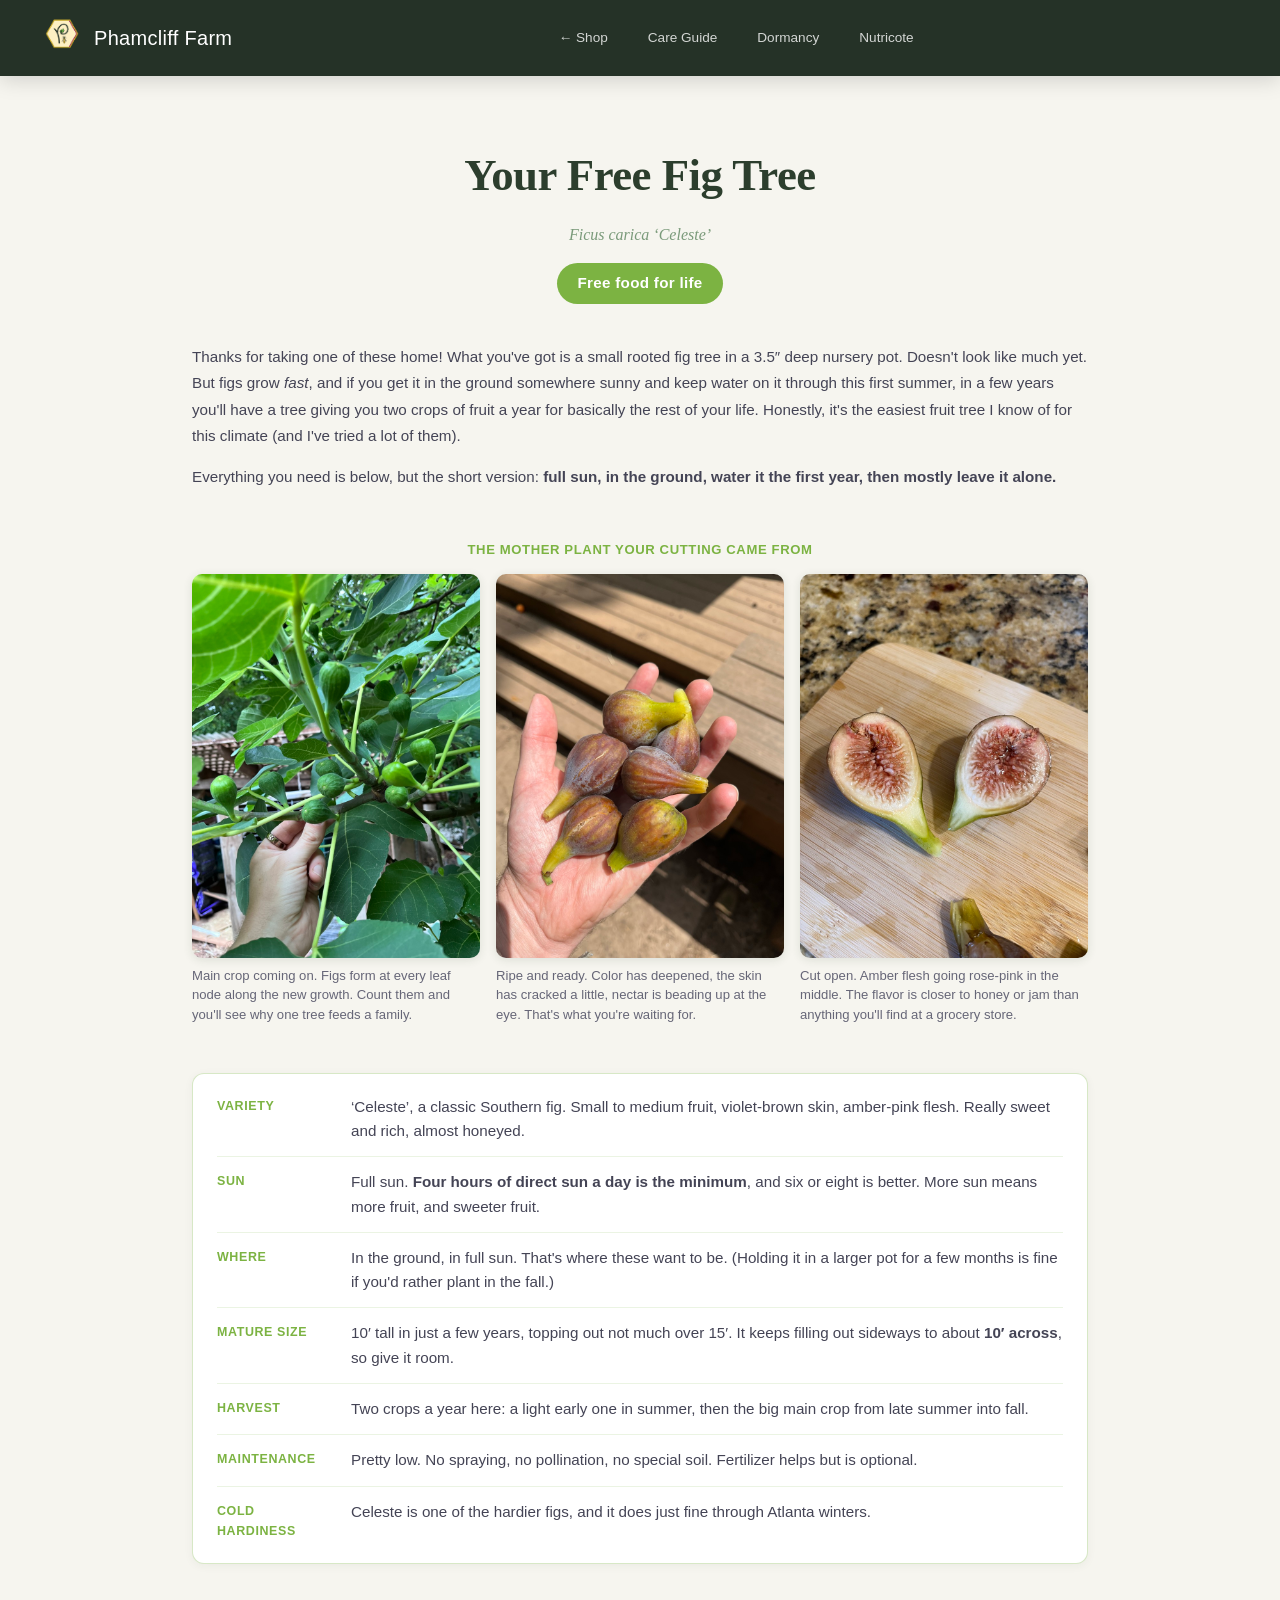
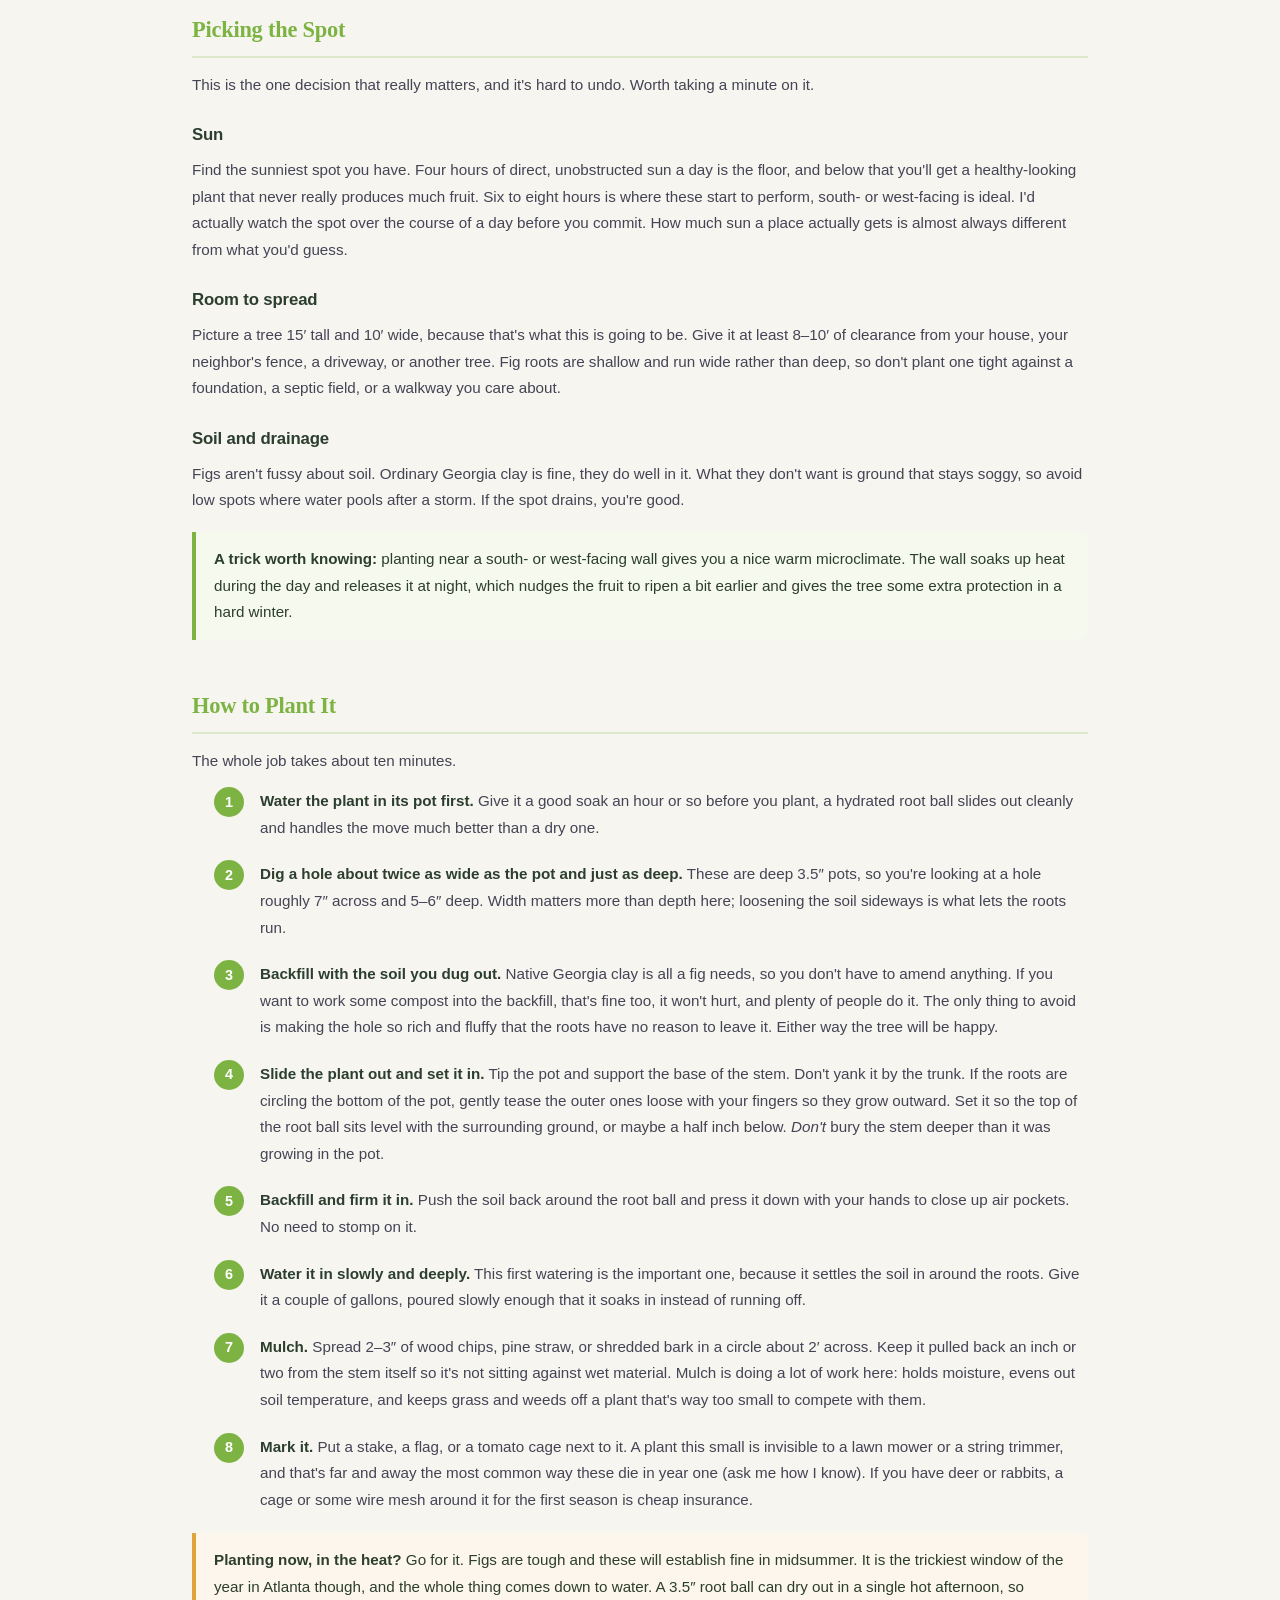
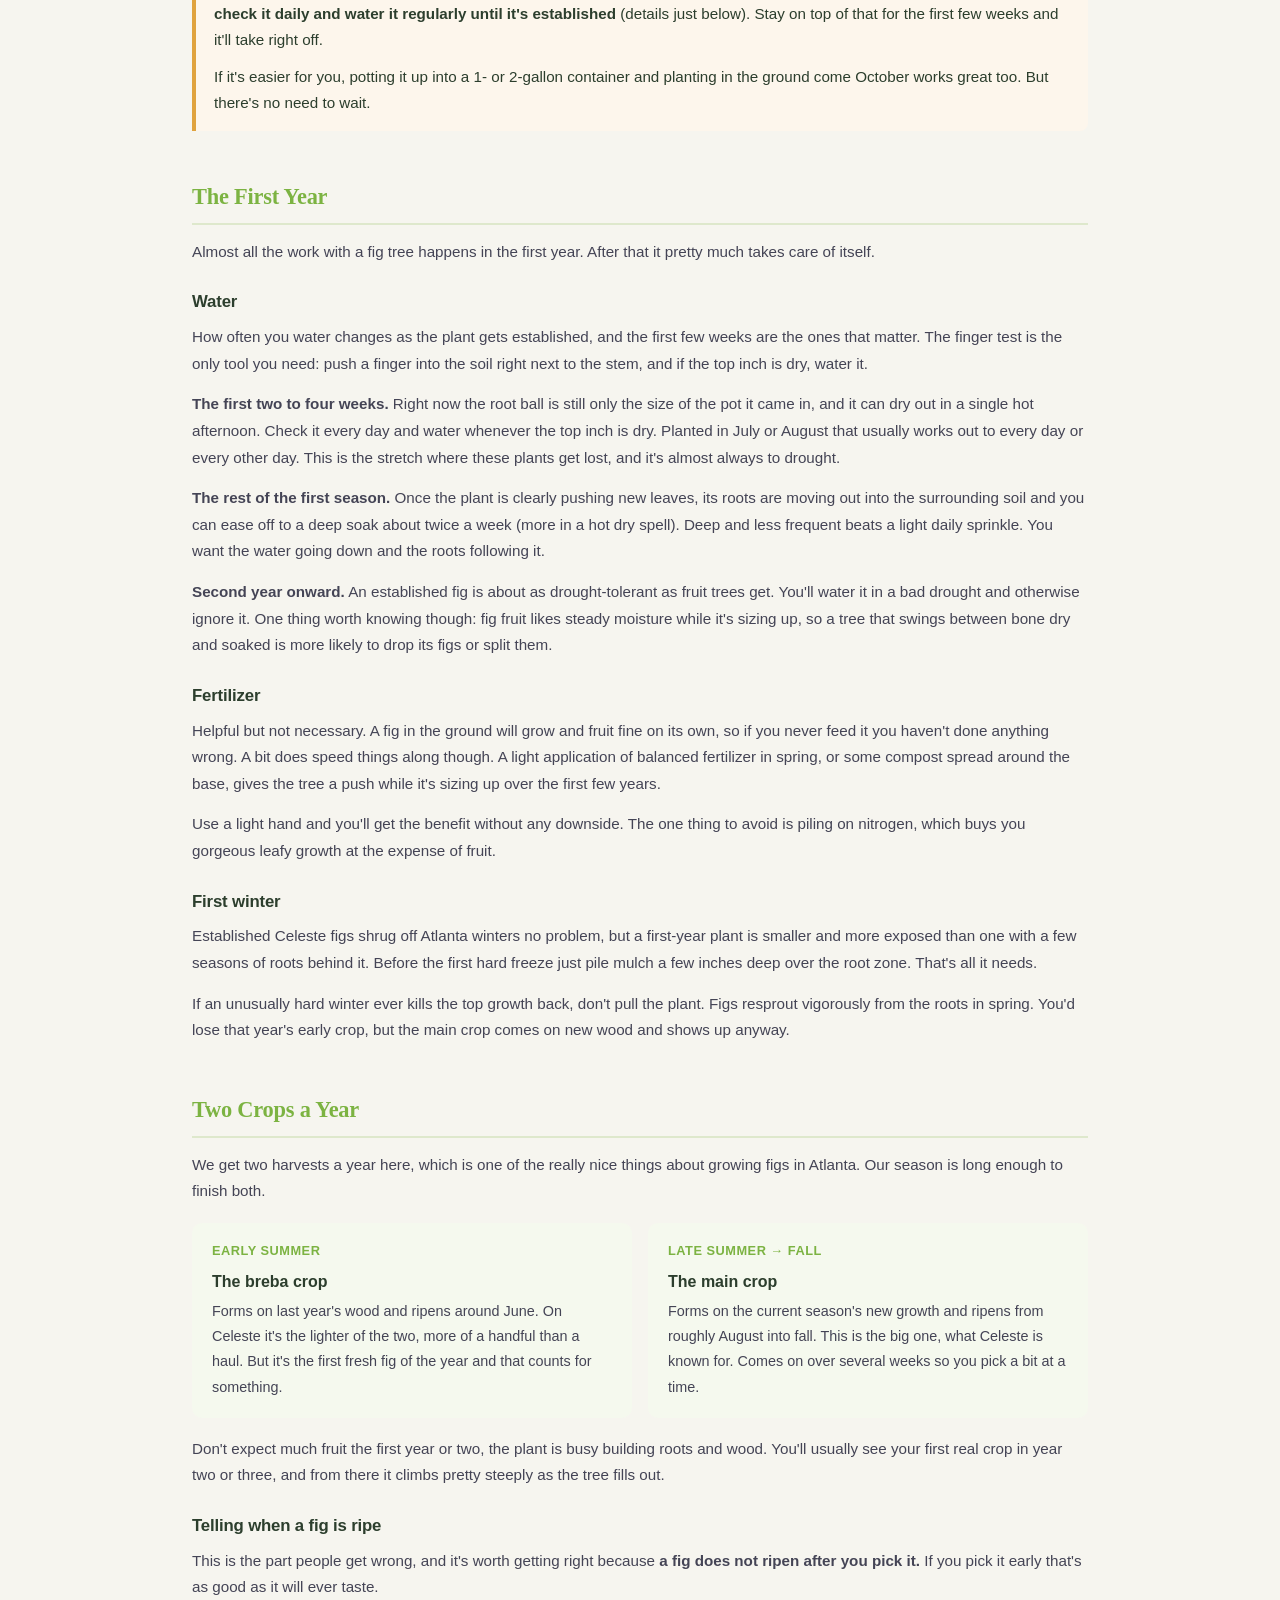
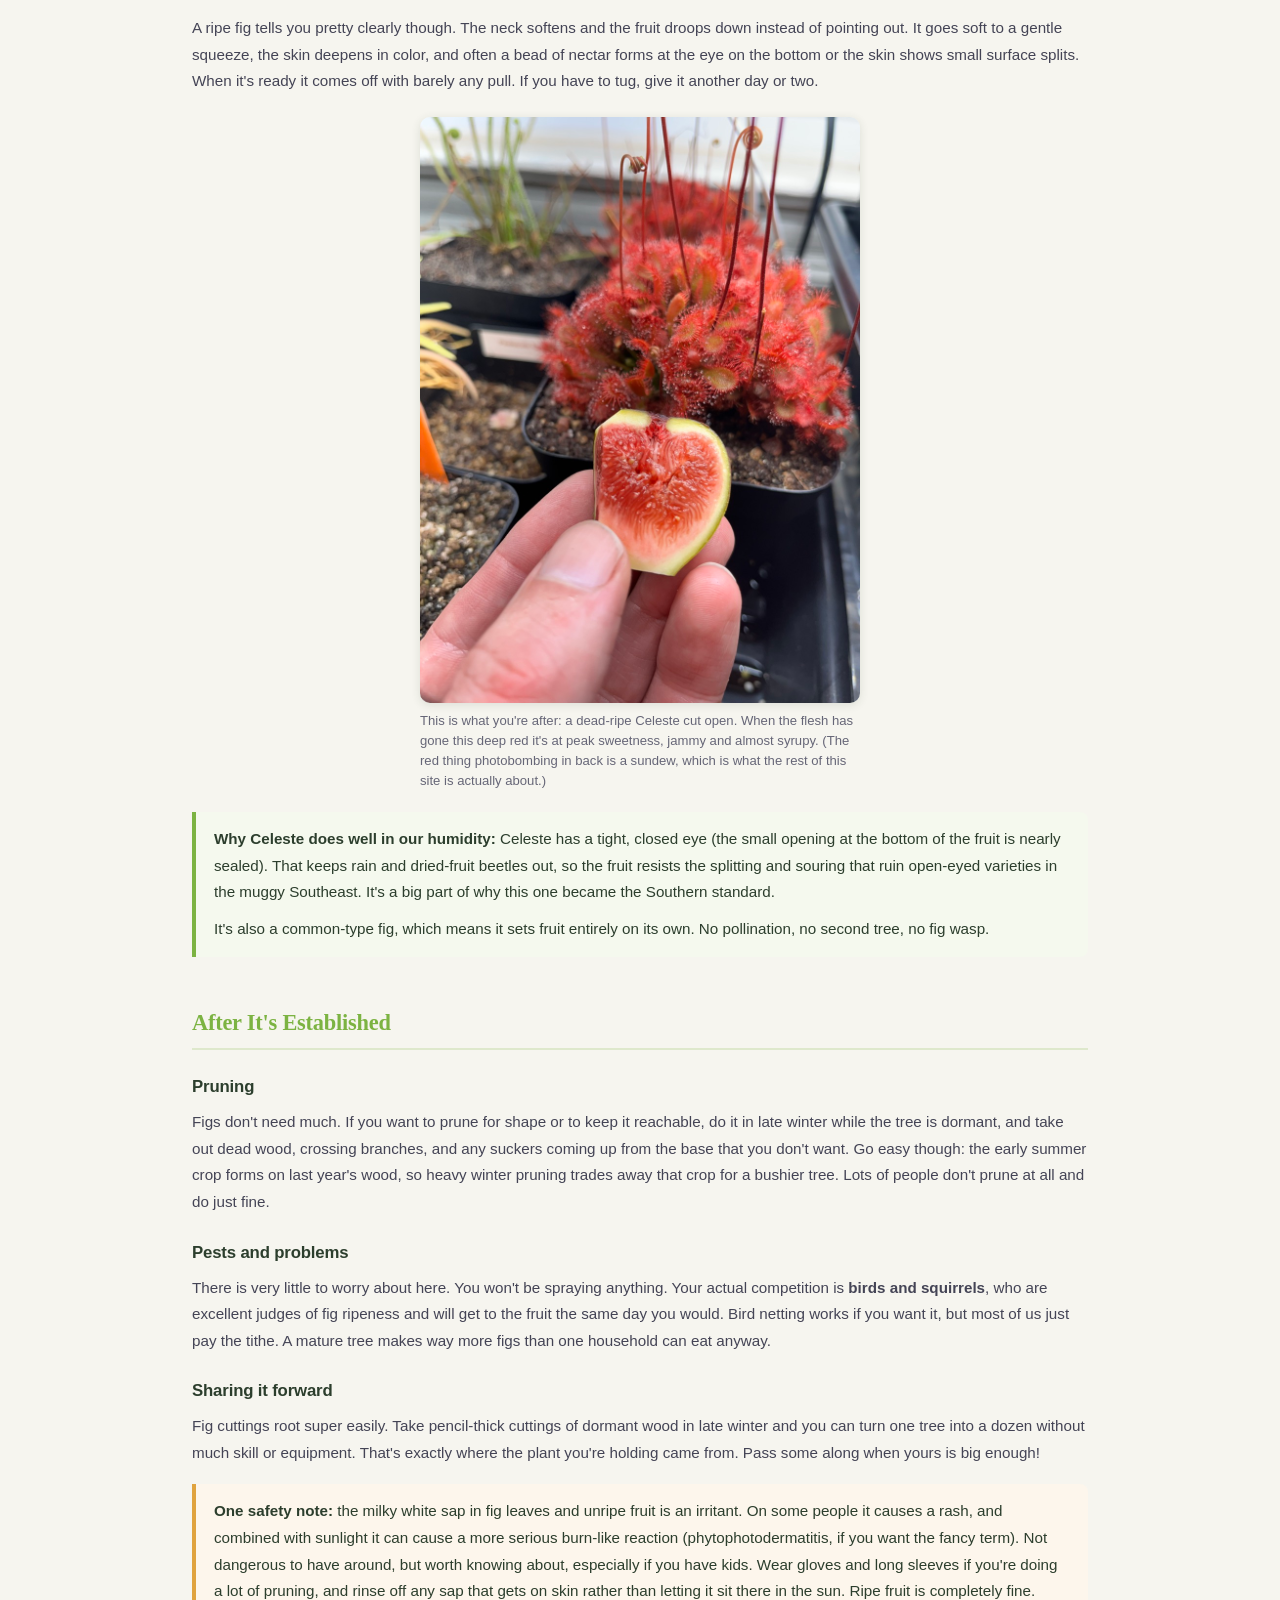
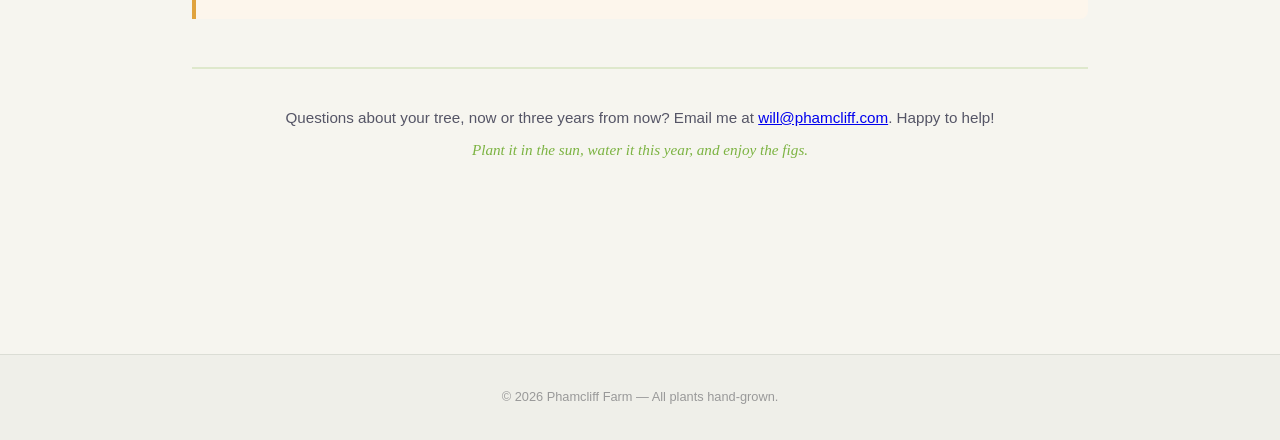
<file: fig/index.html>
<!DOCTYPE html>
<html lang="en">
<head>
  <meta charset="UTF-8" />
  <meta name="viewport" content="width=device-width, initial-scale=1.0" />
  <title>Your Free Fig Tree — Phamcliff Farm</title>
  <meta name="description" content="Care and planting instructions for the 'Celeste' fig trees we're giving away to neighbors in Atlanta." />
  <link rel="stylesheet" href="../style.css" />
  <style>
    .fig-hero {
      text-align: center;
      padding: 64px 24px 40px;
    }
    .fig-hero h1 {
      font-size: 2.8rem;
      color: #2c3e2d;
      margin-bottom: 10px;
      letter-spacing: -0.5px;
    }
    .fig-hero .fig-subtitle {
      font-size: 1rem;
      color: #7a9a7a;
      font-style: italic;
      font-family: Georgia, serif;
      margin-bottom: 16px;
    }
    .fig-hero .fig-tagline {
      display: inline-block;
      background: #7cb342;
      color: #fff;
      font-size: 0.95rem;
      font-weight: 600;
      letter-spacing: 0.3px;
      padding: 8px 20px;
      border-radius: 999px;
      font-family: -apple-system, BlinkMacSystemFont, "Segoe UI", sans-serif;
    }
    .fig-content {
      max-width: 960px;
      margin: 0 auto;
      padding: 0 32px 80px;
    }
    .fig-section {
      margin-bottom: 48px;
    }
    .fig-section h2 {
      font-size: 1.4rem;
      color: #7cb342;
      margin-bottom: 14px;
      padding-bottom: 8px;
      border-bottom: 2px solid rgba(124, 179, 66, 0.2);
    }
    .fig-section h3 {
      font-size: 1.05rem;
      color: #2c3e2d;
      margin: 24px 0 8px;
      font-family: -apple-system, BlinkMacSystemFont, "Segoe UI", sans-serif;
    }
    .fig-section p,
    .fig-section li {
      font-size: 0.95rem;
      color: #445;
      line-height: 1.75;
      font-family: -apple-system, BlinkMacSystemFont, "Segoe UI", sans-serif;
    }
    .fig-section p {
      margin-bottom: 14px;
    }
    .fig-section p:last-child {
      margin-bottom: 0;
    }
    .fig-section ul,
    .fig-section ol {
      margin: 0 0 14px 0;
      padding-left: 22px;
    }
    .fig-section li {
      margin-bottom: 10px;
    }
    .fig-callout {
      background: #f5f9ee;
      border-left: 4px solid #7cb342;
      border-radius: 0 8px 8px 0;
      padding: 14px 18px;
      margin: 18px 0;
    }
    .fig-callout p {
      margin-bottom: 0;
      color: #2c3e2d;
    }
    .fig-callout p + p {
      margin-top: 10px;
    }
    .fig-callout-warn {
      background: #fdf6ec;
      border-left-color: #e0a33e;
    }

    /* ── At-a-glance card ── */
    .fig-glance {
      background: #fff;
      border: 1px solid rgba(124, 179, 66, 0.3);
      border-radius: 12px;
      padding: 8px 24px;
      margin-bottom: 48px;
      box-shadow: 0 2px 10px rgba(44, 62, 45, 0.05);
    }
    .fig-glance-row {
      display: flex;
      gap: 16px;
      padding: 13px 0;
      border-bottom: 1px solid rgba(124, 179, 66, 0.15);
    }
    .fig-glance-row:last-child {
      border-bottom: none;
    }
    .fig-glance-label {
      flex: 0 0 118px;
      font-size: 0.78rem;
      font-weight: 700;
      text-transform: uppercase;
      letter-spacing: 0.6px;
      color: #7cb342;
      font-family: -apple-system, BlinkMacSystemFont, "Segoe UI", sans-serif;
      padding-top: 2px;
    }
    .fig-glance-value {
      flex: 1;
      font-size: 0.95rem;
      color: #445;
      line-height: 1.6;
      font-family: -apple-system, BlinkMacSystemFont, "Segoe UI", sans-serif;
    }

    /* ── Mother-plant gallery ── */
    .fig-gallery {
      display: grid;
      grid-template-columns: repeat(3, 1fr);
      gap: 16px;
      margin: 0 0 48px;
    }
    .fig-gallery figure {
      margin: 0;
    }
    .fig-gallery img {
      width: 100%;
      aspect-ratio: 3 / 4;
      object-fit: cover;
      border-radius: 10px;
      display: block;
      box-shadow: 0 2px 10px rgba(44, 62, 45, 0.12);
    }
    .fig-gallery figcaption {
      font-size: 0.82rem;
      color: #667;
      line-height: 1.5;
      padding-top: 8px;
      font-family: -apple-system, BlinkMacSystemFont, "Segoe UI", sans-serif;
    }
    .fig-gallery-intro {
      font-size: 0.82rem;
      font-weight: 700;
      text-transform: uppercase;
      letter-spacing: 0.6px;
      color: #7cb342;
      text-align: center;
      margin-bottom: 14px;
      font-family: -apple-system, BlinkMacSystemFont, "Segoe UI", sans-serif;
    }

    /* ── Single inline photo ── */
    .fig-photo {
      margin: 22px 0;
    }
    .fig-photo img {
      width: 100%;
      max-width: 440px;
      height: auto;
      border-radius: 10px;
      display: block;
      margin: 0 auto;
      box-shadow: 0 2px 10px rgba(44, 62, 45, 0.12);
    }
    .fig-photo figcaption {
      font-size: 0.82rem;
      color: #667;
      line-height: 1.5;
      padding-top: 8px;
      max-width: 440px;
      margin: 0 auto;
      font-family: -apple-system, BlinkMacSystemFont, "Segoe UI", sans-serif;
    }

    /* ── Planting steps ── */
    .fig-steps {
      list-style: none;
      counter-reset: figstep;
      padding-left: 0;
      margin: 0;
    }
    .fig-steps li {
      counter-increment: figstep;
      position: relative;
      padding-left: 46px;
      margin-bottom: 20px;
    }
    .fig-steps li::before {
      content: counter(figstep);
      position: absolute;
      left: 0;
      top: -1px;
      width: 30px;
      height: 30px;
      border-radius: 50%;
      background: #7cb342;
      color: #fff;
      font-size: 0.9rem;
      font-weight: 700;
      display: flex;
      align-items: center;
      justify-content: center;
      font-family: -apple-system, BlinkMacSystemFont, "Segoe UI", sans-serif;
    }
    .fig-steps li strong {
      color: #2c3e2d;
    }

    /* ── Harvest timeline ── */
    .fig-crops {
      display: grid;
      grid-template-columns: 1fr 1fr;
      gap: 16px;
      margin: 18px 0;
    }
    .fig-crop {
      background: #f5f9ee;
      border-radius: 10px;
      padding: 18px 20px;
    }
    .fig-crop h4 {
      font-size: 1rem;
      color: #2c3e2d;
      margin-bottom: 4px;
      font-family: -apple-system, BlinkMacSystemFont, "Segoe UI", sans-serif;
    }
    .fig-crop .fig-crop-when {
      font-size: 0.8rem;
      font-weight: 700;
      text-transform: uppercase;
      letter-spacing: 0.5px;
      color: #7cb342;
      margin-bottom: 8px;
      font-family: -apple-system, BlinkMacSystemFont, "Segoe UI", sans-serif;
    }
    .fig-crop p {
      font-size: 0.9rem;
      margin-bottom: 0;
    }

    .fig-footer-note {
      text-align: center;
      padding: 36px 24px 0;
      border-top: 2px solid rgba(124, 179, 66, 0.2);
      margin-bottom: 48px;
    }
    .fig-footer-note p {
      font-size: 0.95rem;
      color: #556;
      font-family: -apple-system, BlinkMacSystemFont, "Segoe UI", sans-serif;
      line-height: 1.7;
      margin-bottom: 6px;
    }
    .fig-footer-note .tagline {
      font-style: italic;
      color: #7cb342;
      font-family: Georgia, serif;
    }

    @media (max-width: 768px) {
      .fig-hero { padding: 44px 20px 32px; }
      .fig-hero h1 { font-size: 2rem; }
      .fig-content { padding: 0 16px 60px; }
      .fig-glance { padding: 6px 18px; }
      .fig-glance-row { flex-direction: column; gap: 2px; }
      .fig-glance-label { flex: none; }
      .fig-crops { grid-template-columns: 1fr; }
      .fig-gallery { grid-template-columns: 1fr; gap: 22px; }
      .fig-gallery img { aspect-ratio: 4 / 3; }
    }
  </style>
</head>
<body>

  <!-- ── Sticky header ── -->
  <header class="site-header">
    <a class="logo" href="../index.html" style="text-decoration:none; color:#fff; display:flex; align-items:center; gap:10px;"><img src="../images/phamcliff-logo.png" alt="Phamcliff Farm logo" style="height:44px; width:44px; object-fit:cover; border-radius:6px;"> Phamcliff Farm</a>
    <nav class="site-nav" id="site-nav">
      <a class="nav-link" href="../index.html">← Shop</a>
      <a class="nav-link" href="../care.html">Care Guide</a>
      <a class="nav-link" href="../dormancy.html">Dormancy</a>
      <a class="nav-link" href="../nutricote.html">Nutricote</a>
    </nav>
    <div class="header-actions">
      <button class="hamburger-btn" id="hamburger-btn" aria-label="Menu">&#9776;</button>
    </div>
  </header>

  <div class="fig-hero">
    <h1>Your Free Fig Tree</h1>
    <p class="fig-subtitle">Ficus carica &lsquo;Celeste&rsquo;</p>
    <p class="fig-tagline">Free food for life</p>
  </div>

  <div class="fig-content">

    <div class="fig-section">
      <p>Thanks for taking one of these home! What you've got is a small rooted fig tree in a 3.5&Prime; deep nursery pot. Doesn't look like much yet. But figs grow <em>fast</em>, and if you get it in the ground somewhere sunny and keep water on it through this first summer, in a few years you'll have a tree giving you two crops of fruit a year for basically the rest of your life. Honestly, it's the easiest fruit tree I know of for this climate (and I've tried a lot of them).</p>
      <p>Everything you need is below, but the short version: <strong>full sun, in the ground, water it the first year, then mostly leave it alone.</strong></p>
    </div>

    <!-- ── Mother plant photos ── -->
    <p class="fig-gallery-intro">The mother plant your cutting came from</p>
    <div class="fig-gallery">
      <figure>
        <img src="../images/fig-mother-3.jpg" alt="A fig branch held in one hand, densely covered with green developing figs at every leaf node." loading="lazy" />
        <figcaption>Main crop coming on. Figs form at every leaf node along the new growth. Count them and you'll see why one tree feeds a family.</figcaption>
      </figure>
      <figure>
        <img src="../images/fig-mother-1.jpg" alt="A handful of ripe Celeste figs with violet-brown skin and pale green necks, some showing surface splits and beads of nectar." loading="lazy" />
        <figcaption>Ripe and ready. Color has deepened, the skin has cracked a little, nectar is beading up at the eye. That's what you're waiting for.</figcaption>
      </figure>
      <figure>
        <img src="../images/fig-mother-2.jpg" alt="A ripe Celeste fig sliced in half on a cutting board, showing pale amber flesh and a dense rose-pink interior." loading="lazy" />
        <figcaption>Cut open. Amber flesh going rose-pink in the middle. The flavor is closer to honey or jam than anything you'll find at a grocery store.</figcaption>
      </figure>
    </div>

    <!-- ── At a glance ── -->
    <div class="fig-glance">
      <div class="fig-glance-row">
        <div class="fig-glance-label">Variety</div>
        <div class="fig-glance-value">&lsquo;Celeste&rsquo;, a classic Southern fig. Small to medium fruit, violet-brown skin, amber-pink flesh. Really sweet and rich, almost honeyed.</div>
      </div>
      <div class="fig-glance-row">
        <div class="fig-glance-label">Sun</div>
        <div class="fig-glance-value">Full sun. <strong>Four hours of direct sun a day is the minimum</strong>, and six or eight is better. More sun means more fruit, and sweeter fruit.</div>
      </div>
      <div class="fig-glance-row">
        <div class="fig-glance-label">Where</div>
        <div class="fig-glance-value">In the ground, in full sun. That's where these want to be. (Holding it in a larger pot for a few months is fine if you'd rather plant in the fall.)</div>
      </div>
      <div class="fig-glance-row">
        <div class="fig-glance-label">Mature size</div>
        <div class="fig-glance-value">10&prime; tall in just a few years, topping out not much over 15&prime;. It keeps filling out sideways to about <strong>10&prime; across</strong>, so give it room.</div>
      </div>
      <div class="fig-glance-row">
        <div class="fig-glance-label">Harvest</div>
        <div class="fig-glance-value">Two crops a year here: a light early one in summer, then the big main crop from late summer into fall.</div>
      </div>
      <div class="fig-glance-row">
        <div class="fig-glance-label">Maintenance</div>
        <div class="fig-glance-value">Pretty low. No spraying, no pollination, no special soil. Fertilizer helps but is optional.</div>
      </div>
      <div class="fig-glance-row">
        <div class="fig-glance-label">Cold hardiness</div>
        <div class="fig-glance-value">Celeste is one of the hardier figs, and it does just fine through Atlanta winters.</div>
      </div>
    </div>

    <!-- ── Where to plant ── -->
    <div class="fig-section">
      <h2>Picking the Spot</h2>
      <p>This is the one decision that really matters, and it's hard to undo. Worth taking a minute on it.</p>

      <h3>Sun</h3>
      <p>Find the sunniest spot you have. Four hours of direct, unobstructed sun a day is the floor, and below that you'll get a healthy-looking plant that never really produces much fruit. Six to eight hours is where these start to perform, south- or west-facing is ideal. I'd actually watch the spot over the course of a day before you commit. How much sun a place actually gets is almost always different from what you'd guess.</p>

      <h3>Room to spread</h3>
      <p>Picture a tree 15&prime; tall and 10&prime; wide, because that's what this is going to be. Give it at least 8&ndash;10&prime; of clearance from your house, your neighbor's fence, a driveway, or another tree. Fig roots are shallow and run wide rather than deep, so don't plant one tight against a foundation, a septic field, or a walkway you care about.</p>

      <h3>Soil and drainage</h3>
      <p>Figs aren't fussy about soil. Ordinary Georgia clay is fine, they do well in it. What they don't want is ground that stays soggy, so avoid low spots where water pools after a storm. If the spot drains, you're good.</p>

      <div class="fig-callout">
        <p><strong>A trick worth knowing:</strong> planting near a south- or west-facing wall gives you a nice warm microclimate. The wall soaks up heat during the day and releases it at night, which nudges the fruit to ripen a bit earlier and gives the tree some extra protection in a hard winter.</p>
      </div>
    </div>

    <!-- ── How to plant ── -->
    <div class="fig-section">
      <h2>How to Plant It</h2>
      <p>The whole job takes about ten minutes.</p>

      <ol class="fig-steps">
        <li><strong>Water the plant in its pot first.</strong> Give it a good soak an hour or so before you plant, a hydrated root ball slides out cleanly and handles the move much better than a dry one.</li>

        <li><strong>Dig a hole about twice as wide as the pot and just as deep.</strong> These are deep 3.5&Prime; pots, so you're looking at a hole roughly 7&Prime; across and 5&ndash;6&Prime; deep. Width matters more than depth here; loosening the soil sideways is what lets the roots run.</li>

        <li><strong>Backfill with the soil you dug out.</strong> Native Georgia clay is all a fig needs, so you don't have to amend anything. If you want to work some compost into the backfill, that's fine too, it won't hurt, and plenty of people do it. The only thing to avoid is making the hole so rich and fluffy that the roots have no reason to leave it. Either way the tree will be happy.</li>

        <li><strong>Slide the plant out and set it in.</strong> Tip the pot and support the base of the stem. Don't yank it by the trunk. If the roots are circling the bottom of the pot, gently tease the outer ones loose with your fingers so they grow outward. Set it so the top of the root ball sits level with the surrounding ground, or maybe a half inch below. <em>Don't</em> bury the stem deeper than it was growing in the pot.</li>

        <li><strong>Backfill and firm it in.</strong> Push the soil back around the root ball and press it down with your hands to close up air pockets. No need to stomp on it.</li>

        <li><strong>Water it in slowly and deeply.</strong> This first watering is the important one, because it settles the soil in around the roots. Give it a couple of gallons, poured slowly enough that it soaks in instead of running off.</li>

        <li><strong>Mulch.</strong> Spread 2&ndash;3&Prime; of wood chips, pine straw, or shredded bark in a circle about 2&prime; across. Keep it pulled back an inch or two from the stem itself so it's not sitting against wet material. Mulch is doing a lot of work here: holds moisture, evens out soil temperature, and keeps grass and weeds off a plant that's way too small to compete with them.</li>

        <li><strong>Mark it.</strong> Put a stake, a flag, or a tomato cage next to it. A plant this small is invisible to a lawn mower or a string trimmer, and that's far and away the most common way these die in year one (ask me how I know). If you have deer or rabbits, a cage or some wire mesh around it for the first season is cheap insurance.</li>
      </ol>

      <div class="fig-callout fig-callout-warn">
        <p><strong>Planting now, in the heat?</strong> Go for it. Figs are tough and these will establish fine in midsummer. It is the trickiest window of the year in Atlanta though, and the whole thing comes down to water. A 3.5&Prime; root ball can dry out in a single hot afternoon, so <strong>check it daily and water it regularly until it's established</strong> (details just below). Stay on top of that for the first few weeks and it'll take right off.</p>
        <p>If it's easier for you, potting it up into a 1- or 2-gallon container and planting in the ground come October works great too. But there's no need to wait.</p>
      </div>
    </div>

    <!-- ── First year ── -->
    <div class="fig-section">
      <h2>The First Year</h2>
      <p>Almost all the work with a fig tree happens in the first year. After that it pretty much takes care of itself.</p>

      <h3>Water</h3>
      <p>How often you water changes as the plant gets established, and the first few weeks are the ones that matter. The finger test is the only tool you need: push a finger into the soil right next to the stem, and if the top inch is dry, water it.</p>
      <p><strong>The first two to four weeks.</strong> Right now the root ball is still only the size of the pot it came in, and it can dry out in a single hot afternoon. Check it every day and water whenever the top inch is dry. Planted in July or August that usually works out to every day or every other day. This is the stretch where these plants get lost, and it's almost always to drought.</p>
      <p><strong>The rest of the first season.</strong> Once the plant is clearly pushing new leaves, its roots are moving out into the surrounding soil and you can ease off to a deep soak about twice a week (more in a hot dry spell). Deep and less frequent beats a light daily sprinkle. You want the water going down and the roots following it.</p>
      <p><strong>Second year onward.</strong> An established fig is about as drought-tolerant as fruit trees get. You'll water it in a bad drought and otherwise ignore it. One thing worth knowing though: fig fruit likes steady moisture while it's sizing up, so a tree that swings between bone dry and soaked is more likely to drop its figs or split them.</p>

      <h3>Fertilizer</h3>
      <p>Helpful but not necessary. A fig in the ground will grow and fruit fine on its own, so if you never feed it you haven't done anything wrong. A bit does speed things along though. A light application of balanced fertilizer in spring, or some compost spread around the base, gives the tree a push while it's sizing up over the first few years.</p>
      <p>Use a light hand and you'll get the benefit without any downside. The one thing to avoid is piling on nitrogen, which buys you gorgeous leafy growth at the expense of fruit.</p>

      <h3>First winter</h3>
      <p>Established Celeste figs shrug off Atlanta winters no problem, but a first-year plant is smaller and more exposed than one with a few seasons of roots behind it. Before the first hard freeze just pile mulch a few inches deep over the root zone. That's all it needs.</p>
      <p>If an unusually hard winter ever kills the top growth back, don't pull the plant. Figs resprout vigorously from the roots in spring. You'd lose that year's early crop, but the main crop comes on new wood and shows up anyway.</p>
    </div>

    <!-- ── Two crops ── -->
    <div class="fig-section">
      <h2>Two Crops a Year</h2>
      <p>We get two harvests a year here, which is one of the really nice things about growing figs in Atlanta. Our season is long enough to finish both.</p>

      <div class="fig-crops">
        <div class="fig-crop">
          <div class="fig-crop-when">Early summer</div>
          <h4>The breba crop</h4>
          <p>Forms on last year's wood and ripens around June. On Celeste it's the lighter of the two, more of a handful than a haul. But it's the first fresh fig of the year and that counts for something.</p>
        </div>
        <div class="fig-crop">
          <div class="fig-crop-when">Late summer → fall</div>
          <h4>The main crop</h4>
          <p>Forms on the current season's new growth and ripens from roughly August into fall. This is the big one, what Celeste is known for. Comes on over several weeks so you pick a bit at a time.</p>
        </div>
      </div>

      <p>Don't expect much fruit the first year or two, the plant is busy building roots and wood. You'll usually see your first real crop in year two or three, and from there it climbs pretty steeply as the tree fills out.</p>

      <h3>Telling when a fig is ripe</h3>
      <p>This is the part people get wrong, and it's worth getting right because <strong>a fig does not ripen after you pick it.</strong> If you pick it early that's as good as it will ever taste.</p>
      <p>A ripe fig tells you pretty clearly though. The neck softens and the fruit droops down instead of pointing out. It goes soft to a gentle squeeze, the skin deepens in color, and often a bead of nectar forms at the eye on the bottom or the skin shows small surface splits. When it's ready it comes off with barely any pull. If you have to tug, give it another day or two.</p>

      <figure class="fig-photo">
        <img src="../images/fig-mother-4.jpg" alt="A wedge of a dead-ripe Celeste fig held up between two fingers, showing deep rose-red flesh, with a bright red sundew growing in a nursery tray behind it." loading="lazy" />
        <figcaption>This is what you're after: a dead-ripe Celeste cut open. When the flesh has gone this deep red it's at peak sweetness, jammy and almost syrupy. (The red thing photobombing in back is a sundew, which is what the rest of this site is actually about.)</figcaption>
      </figure>

      <div class="fig-callout">
        <p><strong>Why Celeste does well in our humidity:</strong> Celeste has a tight, closed eye (the small opening at the bottom of the fruit is nearly sealed). That keeps rain and dried-fruit beetles out, so the fruit resists the splitting and souring that ruin open-eyed varieties in the muggy Southeast. It's a big part of why this one became the Southern standard.</p>
        <p>It's also a common-type fig, which means it sets fruit entirely on its own. No pollination, no second tree, no fig wasp.</p>
      </div>
    </div>

    <!-- ── Ongoing ── -->
    <div class="fig-section">
      <h2>After It's Established</h2>

      <h3>Pruning</h3>
      <p>Figs don't need much. If you want to prune for shape or to keep it reachable, do it in late winter while the tree is dormant, and take out dead wood, crossing branches, and any suckers coming up from the base that you don't want. Go easy though: the early summer crop forms on last year's wood, so heavy winter pruning trades away that crop for a bushier tree. Lots of people don't prune at all and do just fine.</p>

      <h3>Pests and problems</h3>
      <p>There is very little to worry about here. You won't be spraying anything. Your actual competition is <strong>birds and squirrels</strong>, who are excellent judges of fig ripeness and will get to the fruit the same day you would. Bird netting works if you want it, but most of us just pay the tithe. A mature tree makes way more figs than one household can eat anyway.</p>

      <h3>Sharing it forward</h3>
      <p>Fig cuttings root super easily. Take pencil-thick cuttings of dormant wood in late winter and you can turn one tree into a dozen without much skill or equipment. That's exactly where the plant you're holding came from. Pass some along when yours is big enough!</p>

      <div class="fig-callout fig-callout-warn">
        <p><strong>One safety note:</strong> the milky white sap in fig leaves and unripe fruit is an irritant. On some people it causes a rash, and combined with sunlight it can cause a more serious burn-like reaction (phytophotodermatitis, if you want the fancy term). Not dangerous to have around, but worth knowing about, especially if you have kids. Wear gloves and long sleeves if you're doing a lot of pruning, and rinse off any sap that gets on skin rather than letting it sit there in the sun. Ripe fruit is completely fine.</p>
      </div>
    </div>

    <div class="fig-footer-note">
      <p>Questions about your tree, now or three years from now? Email me at <a href="mailto:will@phamcliff.com">will@phamcliff.com</a>. Happy to help!</p>
      <p class="tagline">Plant it in the sun, water it this year, and enjoy the figs.</p>
    </div>

  </div>

  <footer>
    &copy; 2026 Phamcliff Farm &mdash; All plants hand-grown.
  </footer>

  <script>
    document.getElementById('hamburger-btn').addEventListener('click', function () {
      document.getElementById('site-nav').classList.toggle('nav-open');
    });
  </script>
</body>
</html>
</file>
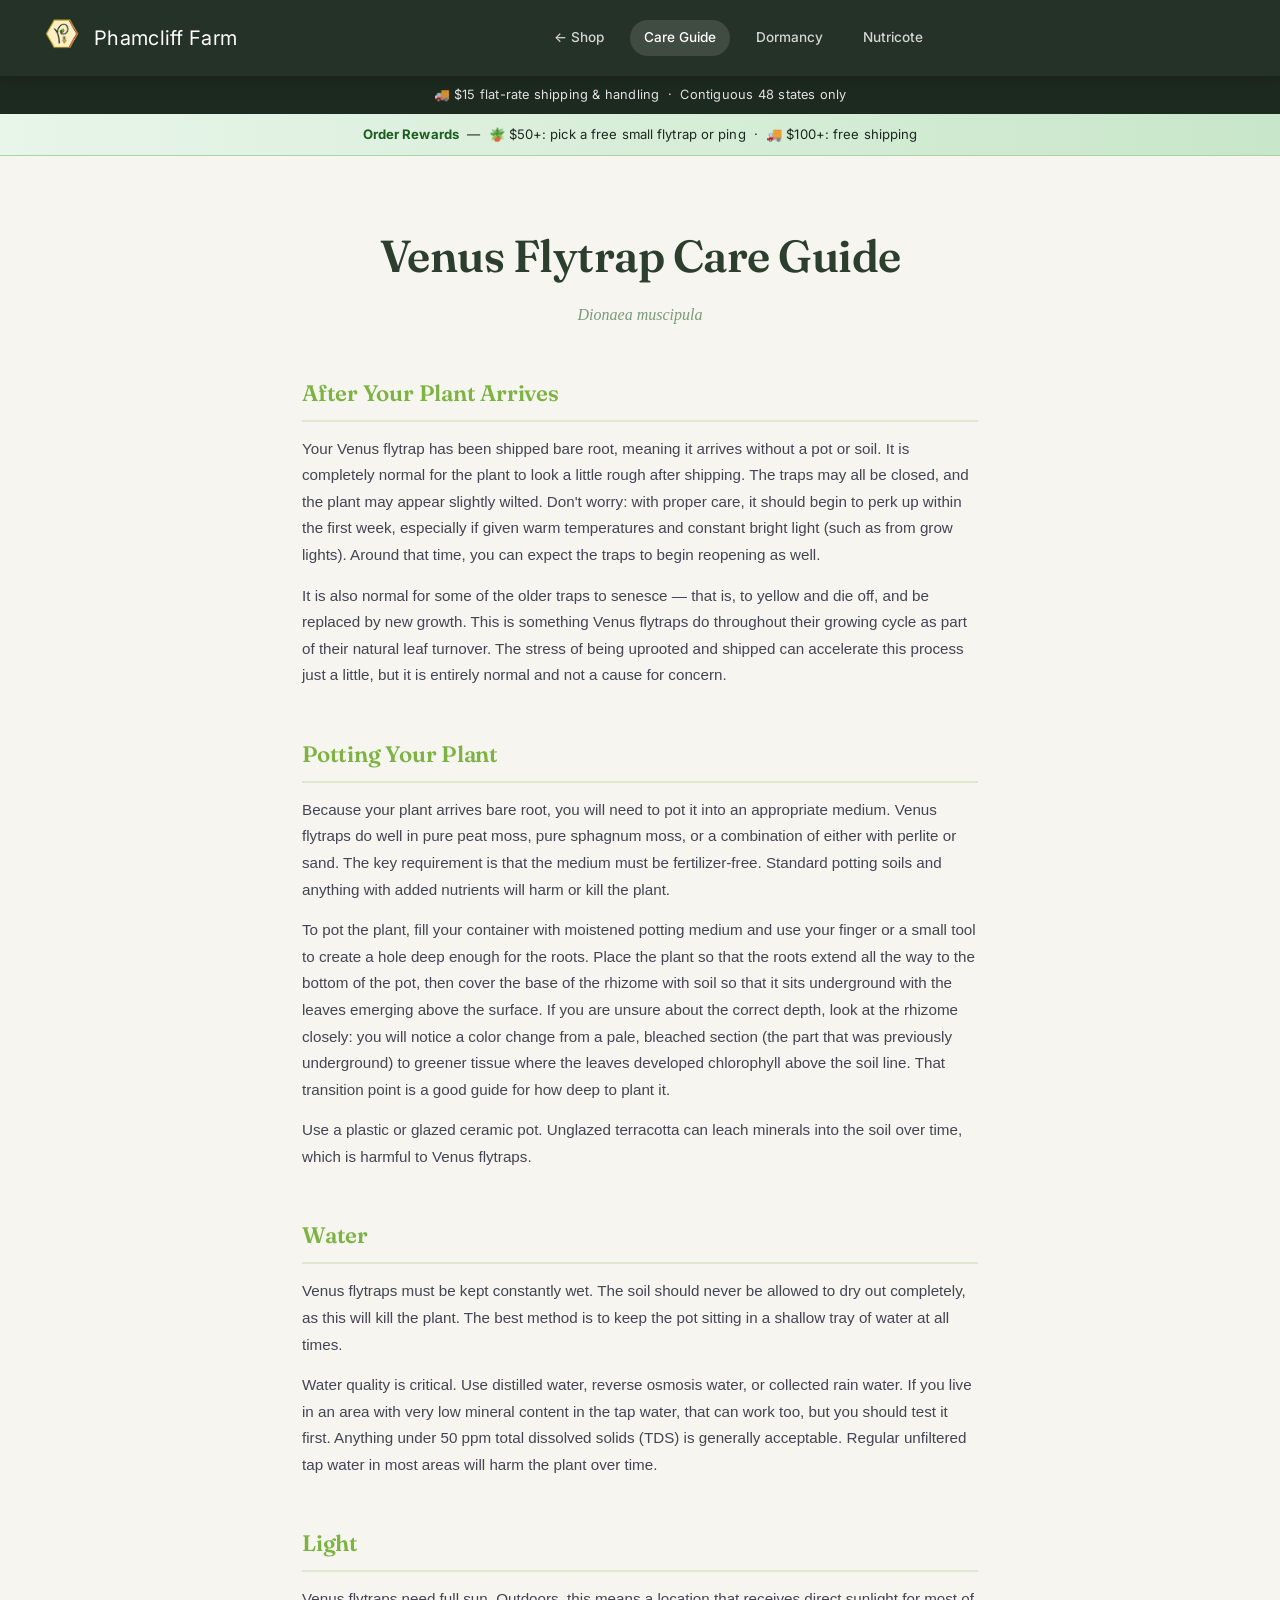
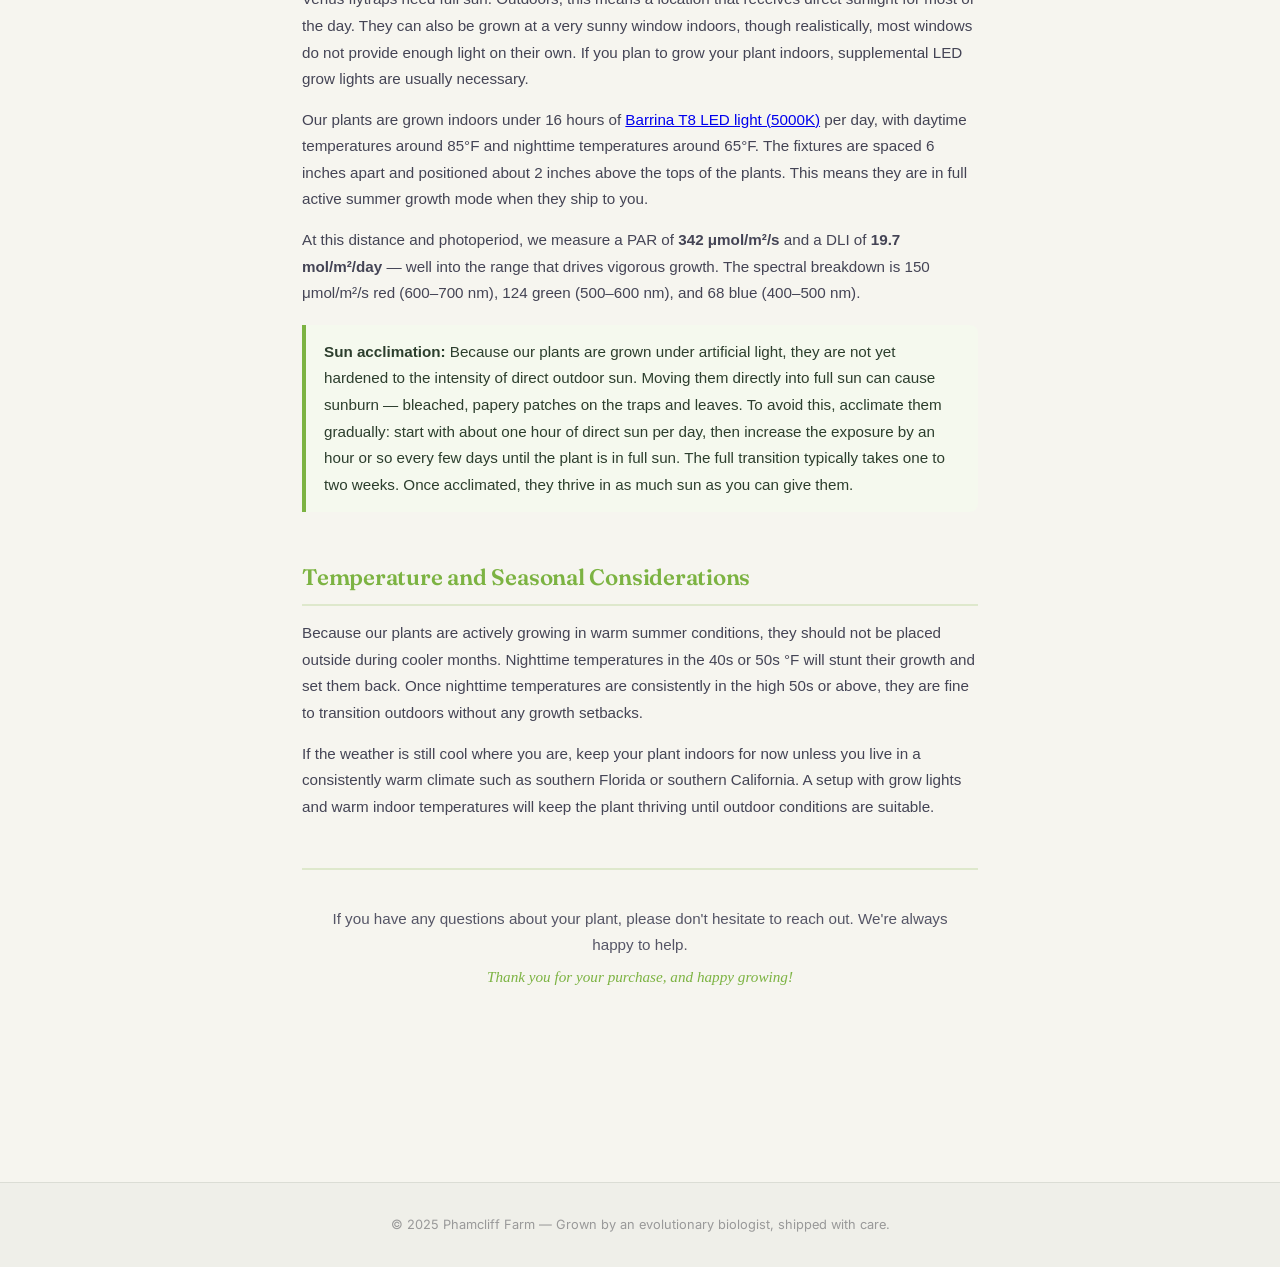
<file: care.html>
<!DOCTYPE html>
<html lang="en">
<head>
  <meta charset="UTF-8" />
  <meta name="viewport" content="width=device-width, initial-scale=1.0" />
  <title>Venus Flytrap Care — Phamcliff Farm</title>
  <link rel="preconnect" href="https://fonts.googleapis.com" />
  <link rel="preconnect" href="https://fonts.gstatic.com" crossorigin />
  <link href="https://fonts.googleapis.com/css2?family=Fraunces:opsz,wght@9..144,500;9..144,600&family=Inter:wght@400;500;600;700&display=swap" rel="stylesheet" />
  <link rel="stylesheet" href="style.css" />
  <style>
    .care-hero {
      text-align: center;
      padding: 64px 24px 48px;
    }
    .care-hero h1 {
      font-size: 2.8rem;
      color: #2c3e2d;
      margin-bottom: 10px;
      letter-spacing: -0.5px;
    }
    .care-hero .care-subtitle {
      font-size: 1rem;
      color: #7a9a7a;
      font-style: italic;
      font-family: Georgia, serif;
    }
    .care-content {
      max-width: 740px;
      margin: 0 auto;
      padding: 0 32px 80px;
    }
    .care-section {
      margin-bottom: 48px;
    }
    .care-section h2 {
      font-size: 1.4rem;
      color: #7cb342;
      margin-bottom: 14px;
      padding-bottom: 8px;
      border-bottom: 2px solid rgba(124, 179, 66, 0.2);
    }
    .care-section p {
      font-size: 0.95rem;
      color: #445;
      line-height: 1.75;
      font-family: -apple-system, BlinkMacSystemFont, "Segoe UI", sans-serif;
      margin-bottom: 14px;
    }
    .care-section p:last-child {
      margin-bottom: 0;
    }
    .care-callout {
      background: #f5f9ee;
      border-left: 4px solid #7cb342;
      border-radius: 0 8px 8px 0;
      padding: 14px 18px;
      margin: 18px 0;
    }
    .care-callout p {
      margin-bottom: 0;
      color: #2c3e2d;
    }
    .care-footer-note {
      text-align: center;
      padding: 36px 24px 0;
      border-top: 2px solid rgba(124, 179, 66, 0.2);
      margin-bottom: 48px;
    }
    .care-footer-note p {
      font-size: 0.95rem;
      color: #556;
      font-family: -apple-system, BlinkMacSystemFont, "Segoe UI", sans-serif;
      line-height: 1.7;
      margin-bottom: 6px;
    }
    .care-footer-note .tagline {
      font-style: italic;
      color: #7cb342;
      font-family: Georgia, serif;
    }
    @media (max-width: 768px) {
      .care-hero h1 { font-size: 2rem; }
      .care-content { padding: 0 16px 60px; }
    }
  </style>
</head>
<body>

  <!-- ── Sticky header ── -->
  <header class="site-header">
    <a class="logo" href="index.html" style="text-decoration:none; color:#fff; display:flex; align-items:center; gap:10px;"><img src="images/phamcliff-logo.png" alt="Phamcliff Farm logo" style="height:44px; width:44px; object-fit:cover; border-radius:6px;"> Phamcliff Farm</a>
    <nav class="site-nav" id="site-nav">
      <a class="nav-link" href="index.html">← Shop</a>
      <a class="nav-link nav-link-active" href="care.html">Care Guide</a>
      <a class="nav-link" href="dormancy.html">Dormancy</a>
      <a class="nav-link" href="nutricote.html">Nutricote</a>
    </nav>
    <div class="header-actions">
      <button class="hamburger-btn" id="hamburger-btn" aria-label="Menu">&#9776;</button>
    </div>
  </header>

  <!-- ── Shipping bar ── -->
  <div class="shipping-bar">
    🚚 $15 flat-rate shipping &amp; handling &nbsp;·&nbsp; Contiguous 48 states only
  </div>
  <div class="rewards-banner">
    <strong>Order Rewards</strong> &nbsp;—&nbsp;
    🪴 $50+: pick a free small flytrap or ping &nbsp;·&nbsp;
    🚚 $100+: free shipping
  </div>

  <div class="care-hero">
    <h1>Venus Flytrap Care Guide</h1>
    <p class="care-subtitle">Dionaea muscipula</p>
  </div>

  <div class="care-content">

    <div class="care-section">
      <h2>After Your Plant Arrives</h2>
      <p>Your Venus flytrap has been shipped bare root, meaning it arrives without a pot or soil. It is completely normal for the plant to look a little rough after shipping. The traps may all be closed, and the plant may appear slightly wilted. Don't worry: with proper care, it should begin to perk up within the first week, especially if given warm temperatures and constant bright light (such as from grow lights). Around that time, you can expect the traps to begin reopening as well.</p>
      <p>It is also normal for some of the older traps to senesce — that is, to yellow and die off, and be replaced by new growth. This is something Venus flytraps do throughout their growing cycle as part of their natural leaf turnover. The stress of being uprooted and shipped can accelerate this process just a little, but it is entirely normal and not a cause for concern.</p>
    </div>

    <div class="care-section">
      <h2>Potting Your Plant</h2>
      <p>Because your plant arrives bare root, you will need to pot it into an appropriate medium. Venus flytraps do well in pure peat moss, pure sphagnum moss, or a combination of either with perlite or sand. The key requirement is that the medium must be fertilizer-free. Standard potting soils and anything with added nutrients will harm or kill the plant.</p>
      <p>To pot the plant, fill your container with moistened potting medium and use your finger or a small tool to create a hole deep enough for the roots. Place the plant so that the roots extend all the way to the bottom of the pot, then cover the base of the rhizome with soil so that it sits underground with the leaves emerging above the surface. If you are unsure about the correct depth, look at the rhizome closely: you will notice a color change from a pale, bleached section (the part that was previously underground) to greener tissue where the leaves developed chlorophyll above the soil line. That transition point is a good guide for how deep to plant it.</p>
      <p>Use a plastic or glazed ceramic pot. Unglazed terracotta can leach minerals into the soil over time, which is harmful to Venus flytraps.</p>
    </div>

    <div class="care-section">
      <h2>Water</h2>
      <p>Venus flytraps must be kept constantly wet. The soil should never be allowed to dry out completely, as this will kill the plant. The best method is to keep the pot sitting in a shallow tray of water at all times.</p>
      <p>Water quality is critical. Use distilled water, reverse osmosis water, or collected rain water. If you live in an area with very low mineral content in the tap water, that can work too, but you should test it first. Anything under 50 ppm total dissolved solids (TDS) is generally acceptable. Regular unfiltered tap water in most areas will harm the plant over time.</p>
    </div>

    <div class="care-section">
      <h2>Light</h2>
      <p>Venus flytraps need full sun. Outdoors, this means a location that receives direct sunlight for most of the day. They can also be grown at a very sunny window indoors, though realistically, most windows do not provide enough light on their own. If you plan to grow your plant indoors, supplemental LED grow lights are usually necessary.</p>
      <p>Our plants are grown indoors under 16 hours of <a href="https://www.amazon.com/dp/B0B3CCLW5D?ref=ppx_yo2ov_dt_b_fed_asin_title&th=1" target="_blank" rel="noopener">Barrina T8 LED light (5000K)</a> per day, with daytime temperatures around 85°F and nighttime temperatures around 65°F. The fixtures are spaced 6 inches apart and positioned about 2 inches above the tops of the plants. This means they are in full active summer growth mode when they ship to you.</p>
      <p>At this distance and photoperiod, we measure a PAR of <strong>342 μmol/m²/s</strong> and a DLI of <strong>19.7 mol/m²/day</strong> — well into the range that drives vigorous growth. The spectral breakdown is 150 μmol/m²/s red (600–700 nm), 124 green (500–600 nm), and 68 blue (400–500 nm).</p>
      <div class="care-callout">
        <p><strong>Sun acclimation:</strong> Because our plants are grown under artificial light, they are not yet hardened to the intensity of direct outdoor sun. Moving them directly into full sun can cause sunburn — bleached, papery patches on the traps and leaves. To avoid this, acclimate them gradually: start with about one hour of direct sun per day, then increase the exposure by an hour or so every few days until the plant is in full sun. The full transition typically takes one to two weeks. Once acclimated, they thrive in as much sun as you can give them.</p>
      </div>
    </div>

    <div class="care-section">
      <h2>Temperature and Seasonal Considerations</h2>
      <p>Because our plants are actively growing in warm summer conditions, they should not be placed outside during cooler months. Nighttime temperatures in the 40s or 50s °F will stunt their growth and set them back. Once nighttime temperatures are consistently in the high 50s or above, they are fine to transition outdoors without any growth setbacks.</p>
      <p>If the weather is still cool where you are, keep your plant indoors for now unless you live in a consistently warm climate such as southern Florida or southern California. A setup with grow lights and warm indoor temperatures will keep the plant thriving until outdoor conditions are suitable.</p>
    </div>

    <div class="care-footer-note">
      <p>If you have any questions about your plant, please don't hesitate to reach out. We're always happy to help.</p>
      <p class="tagline">Thank you for your purchase, and happy growing!</p>
    </div>

  </div>

  <footer>
    &copy; 2025 Phamcliff Farm &mdash; Grown by an evolutionary biologist, shipped with care.
  </footer>

  <script src="sales.js"></script>
  <script>
    document.getElementById('hamburger-btn').addEventListener('click', function () {
      document.getElementById('site-nav').classList.toggle('nav-open');
    });
  </script>
</body>
</html>
</file>
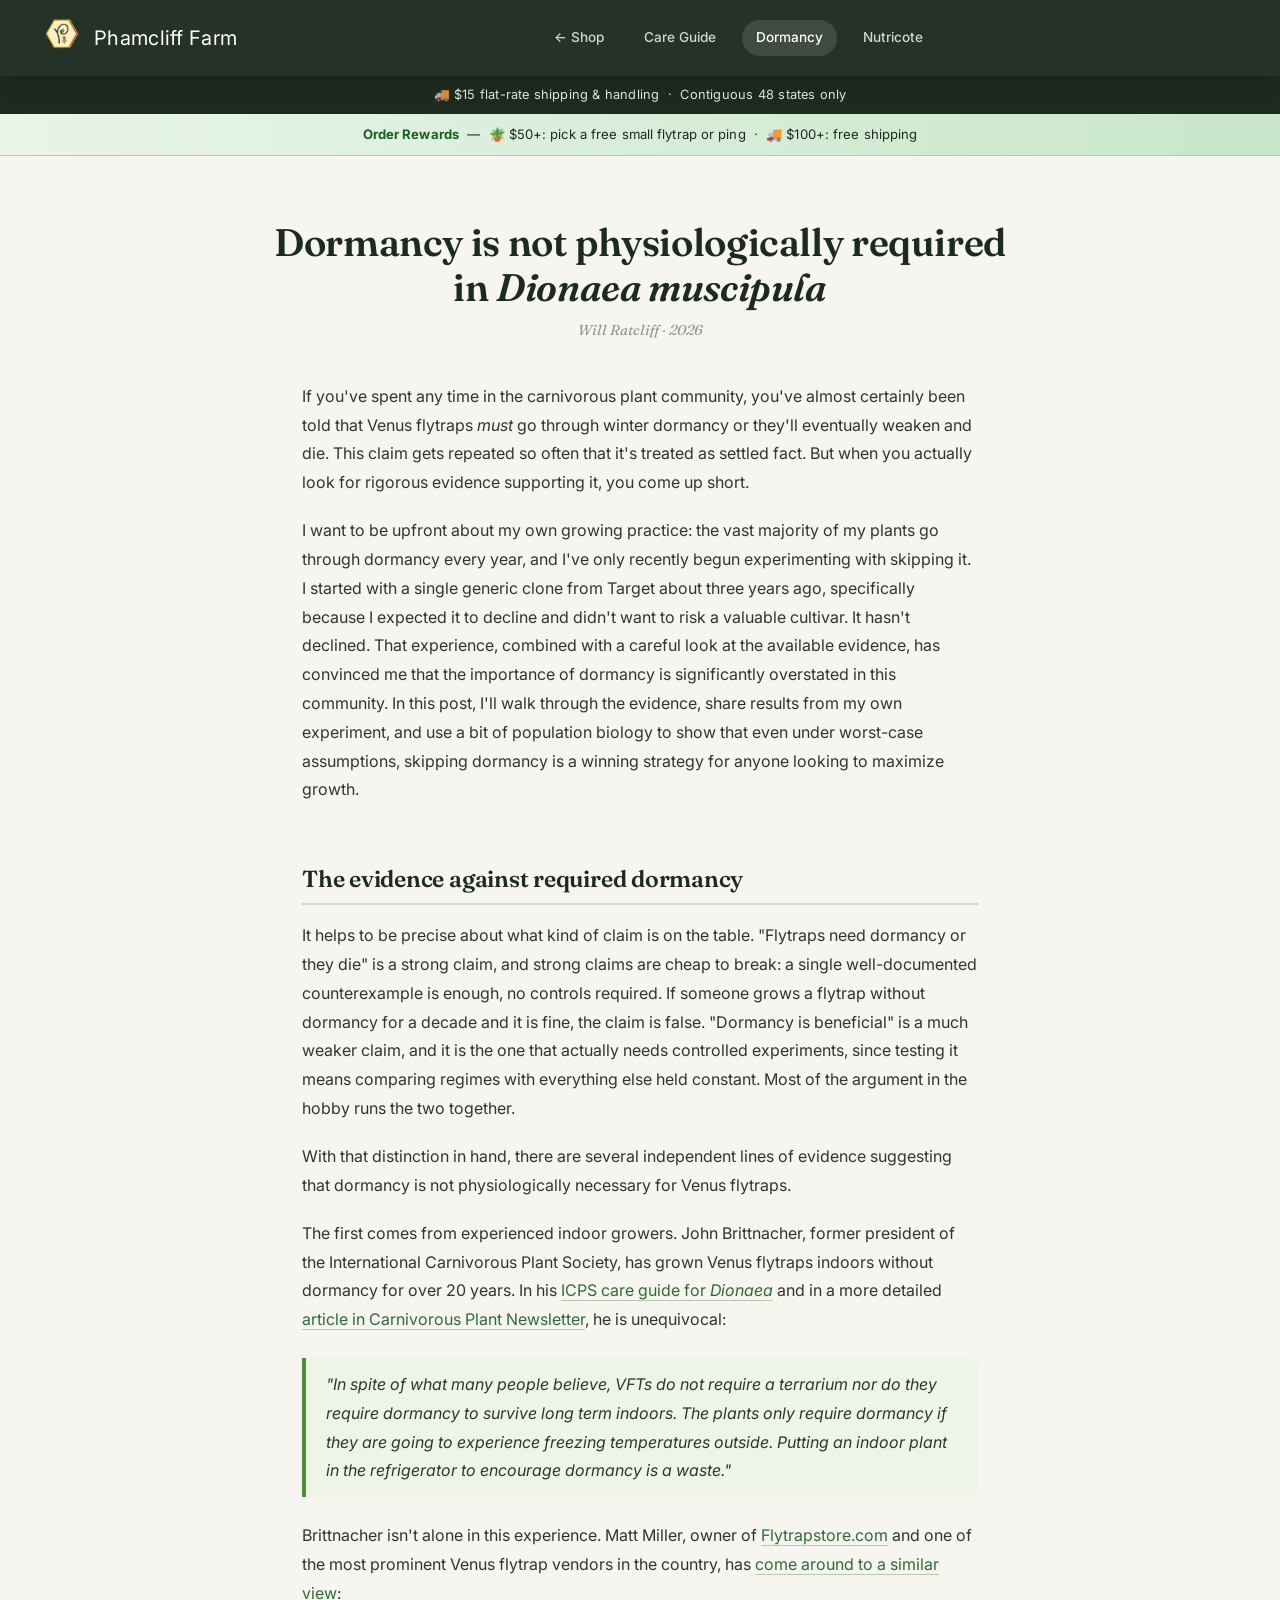
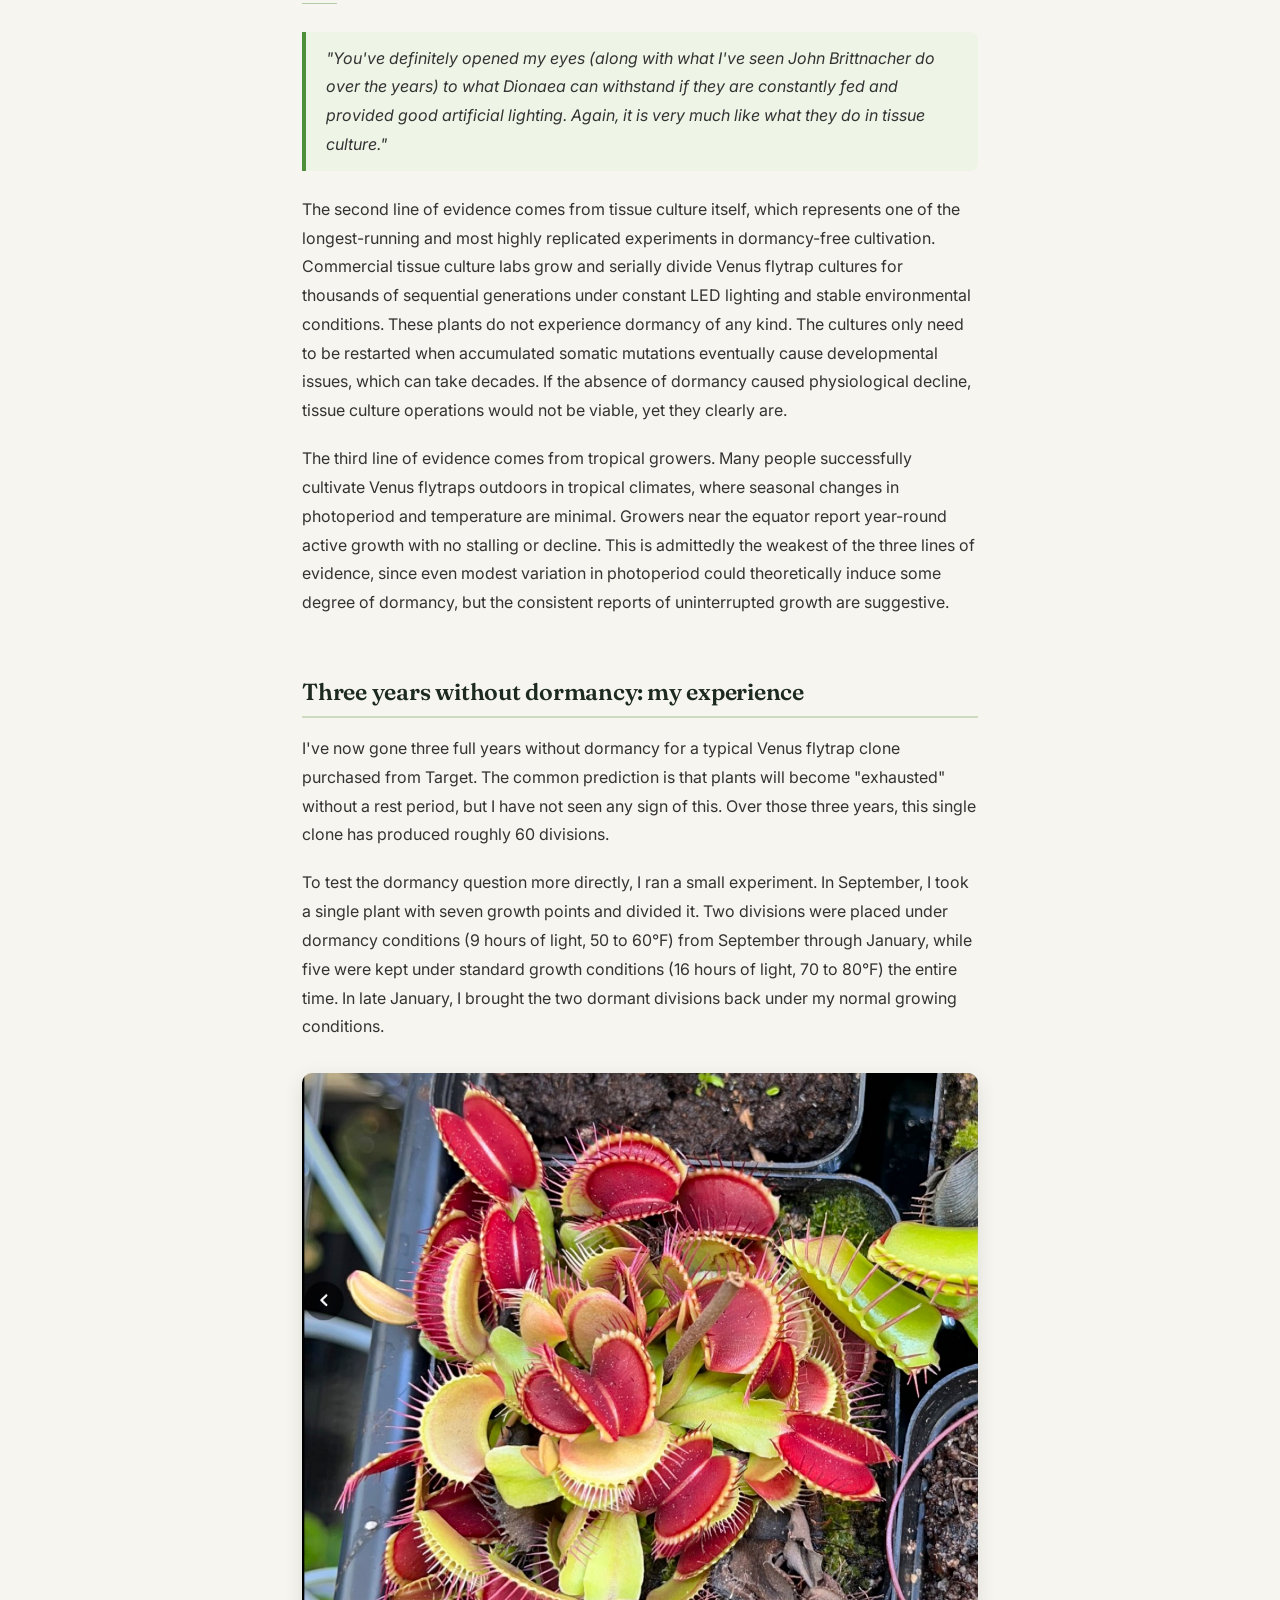
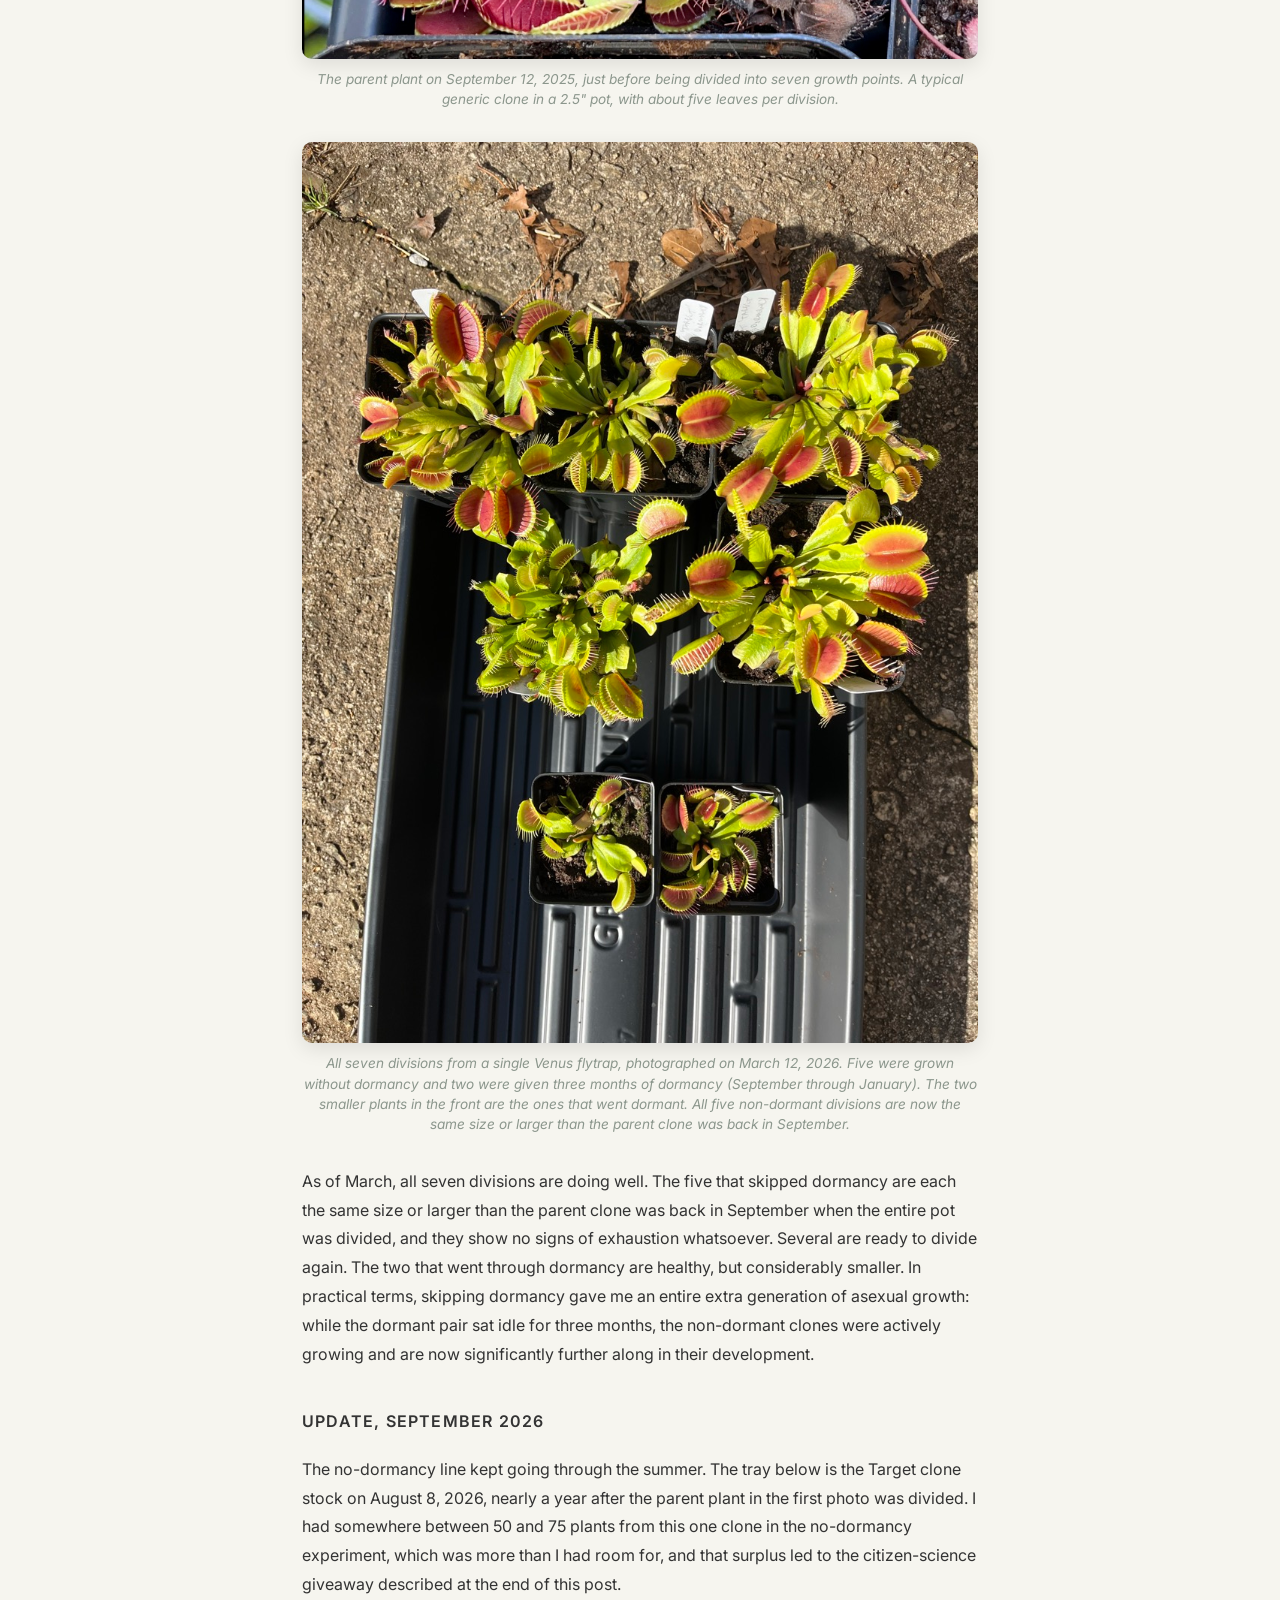
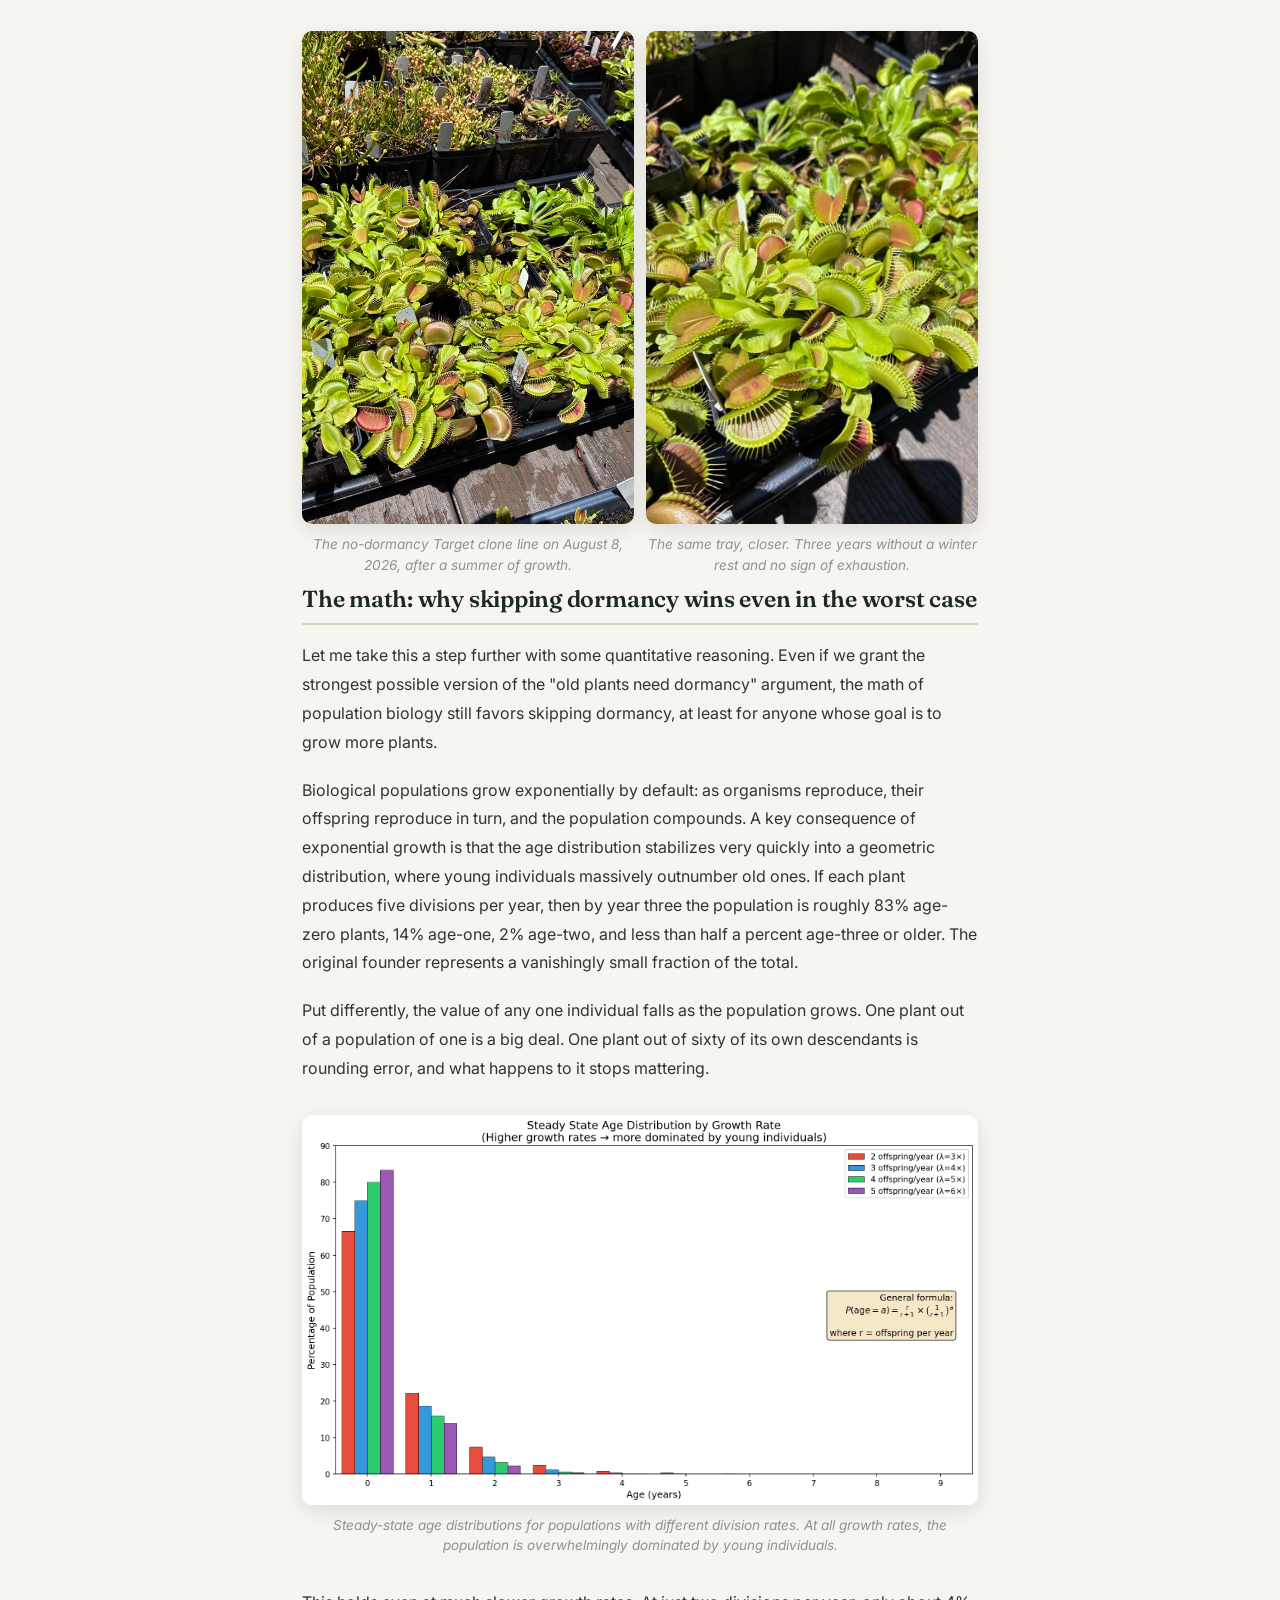
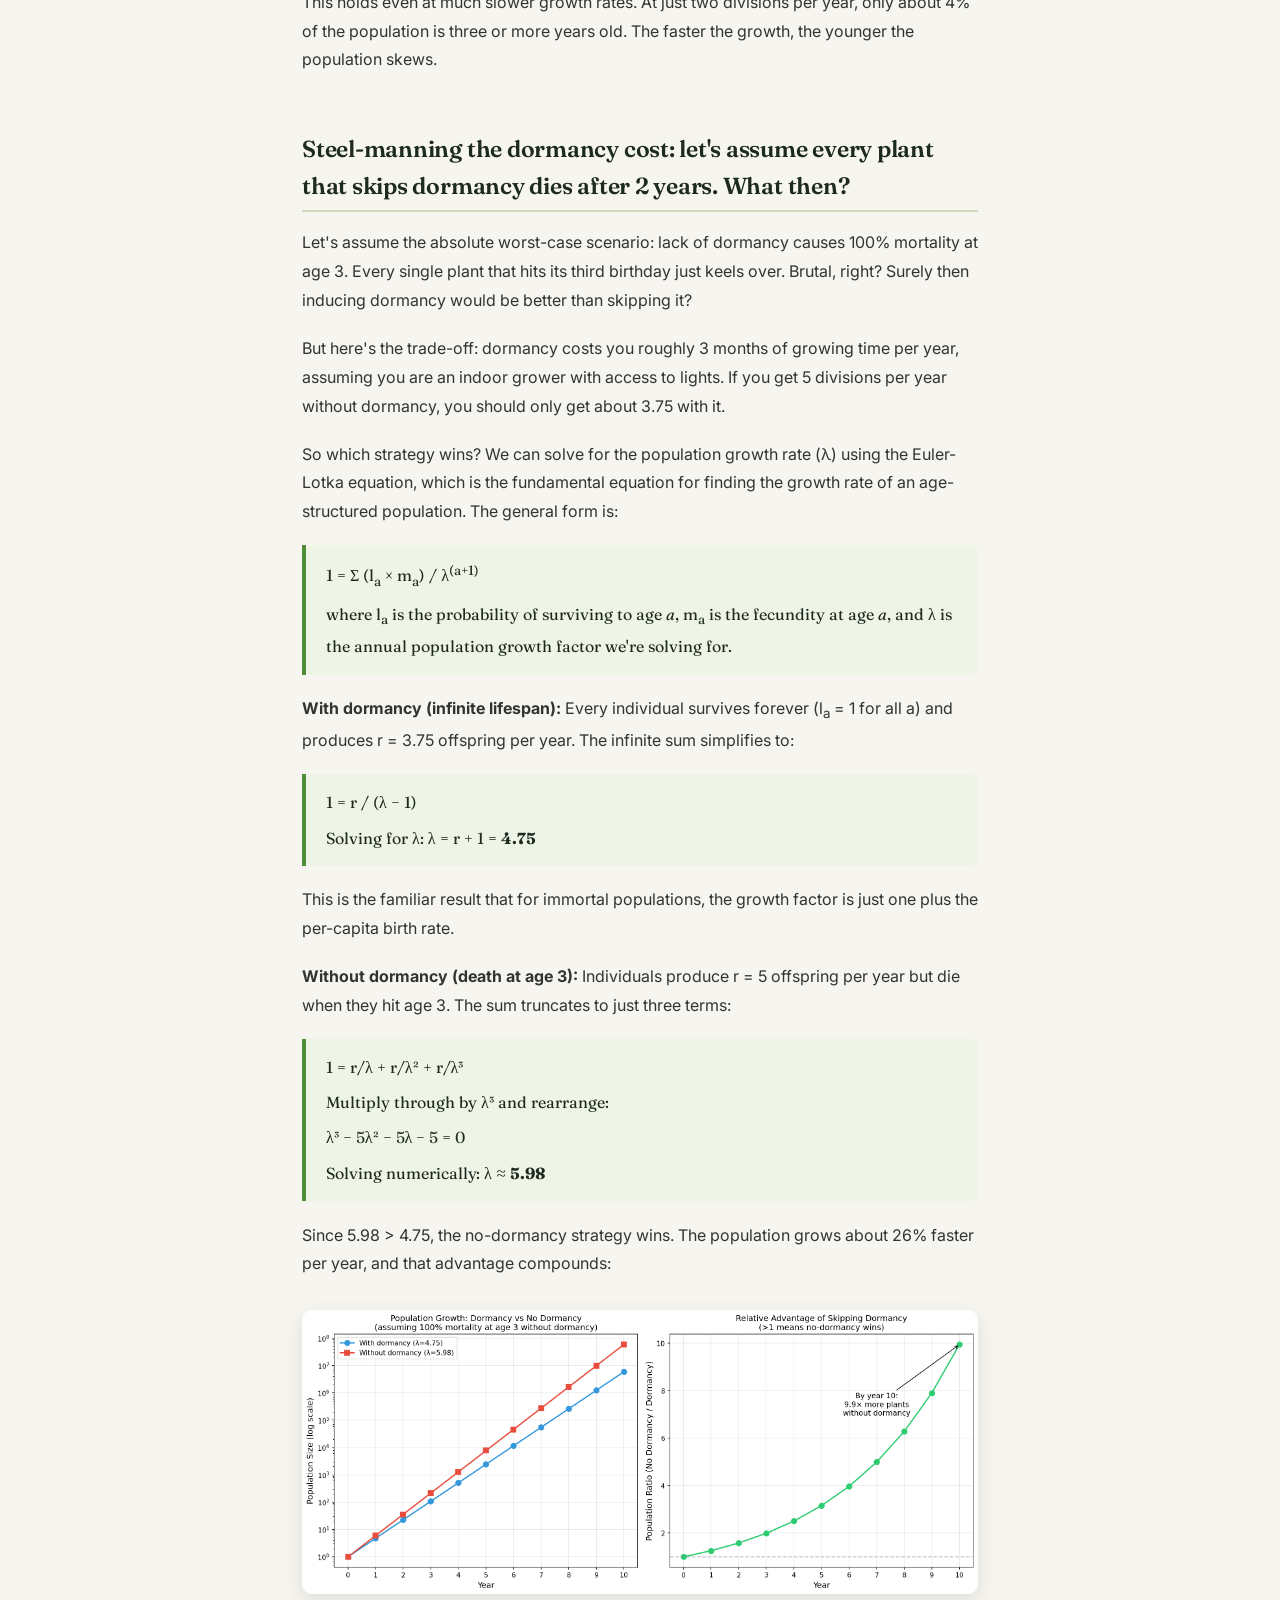
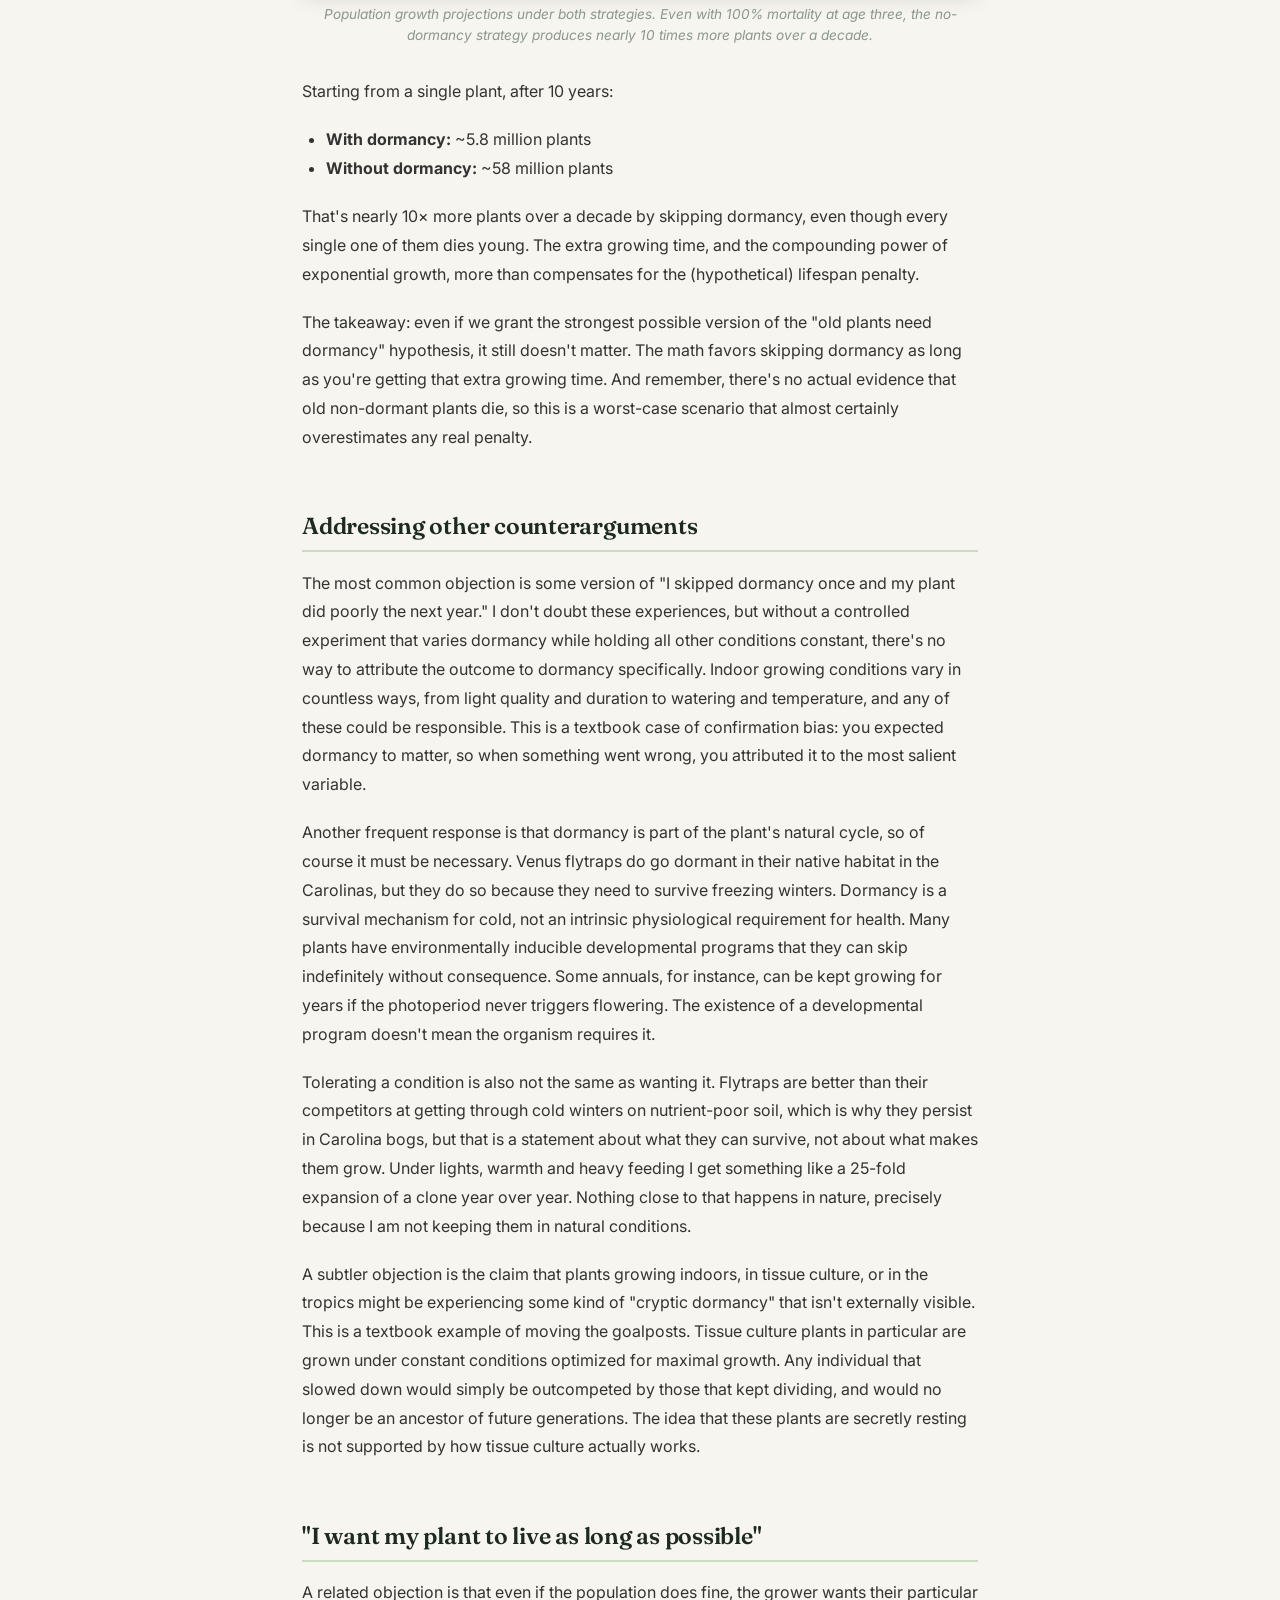
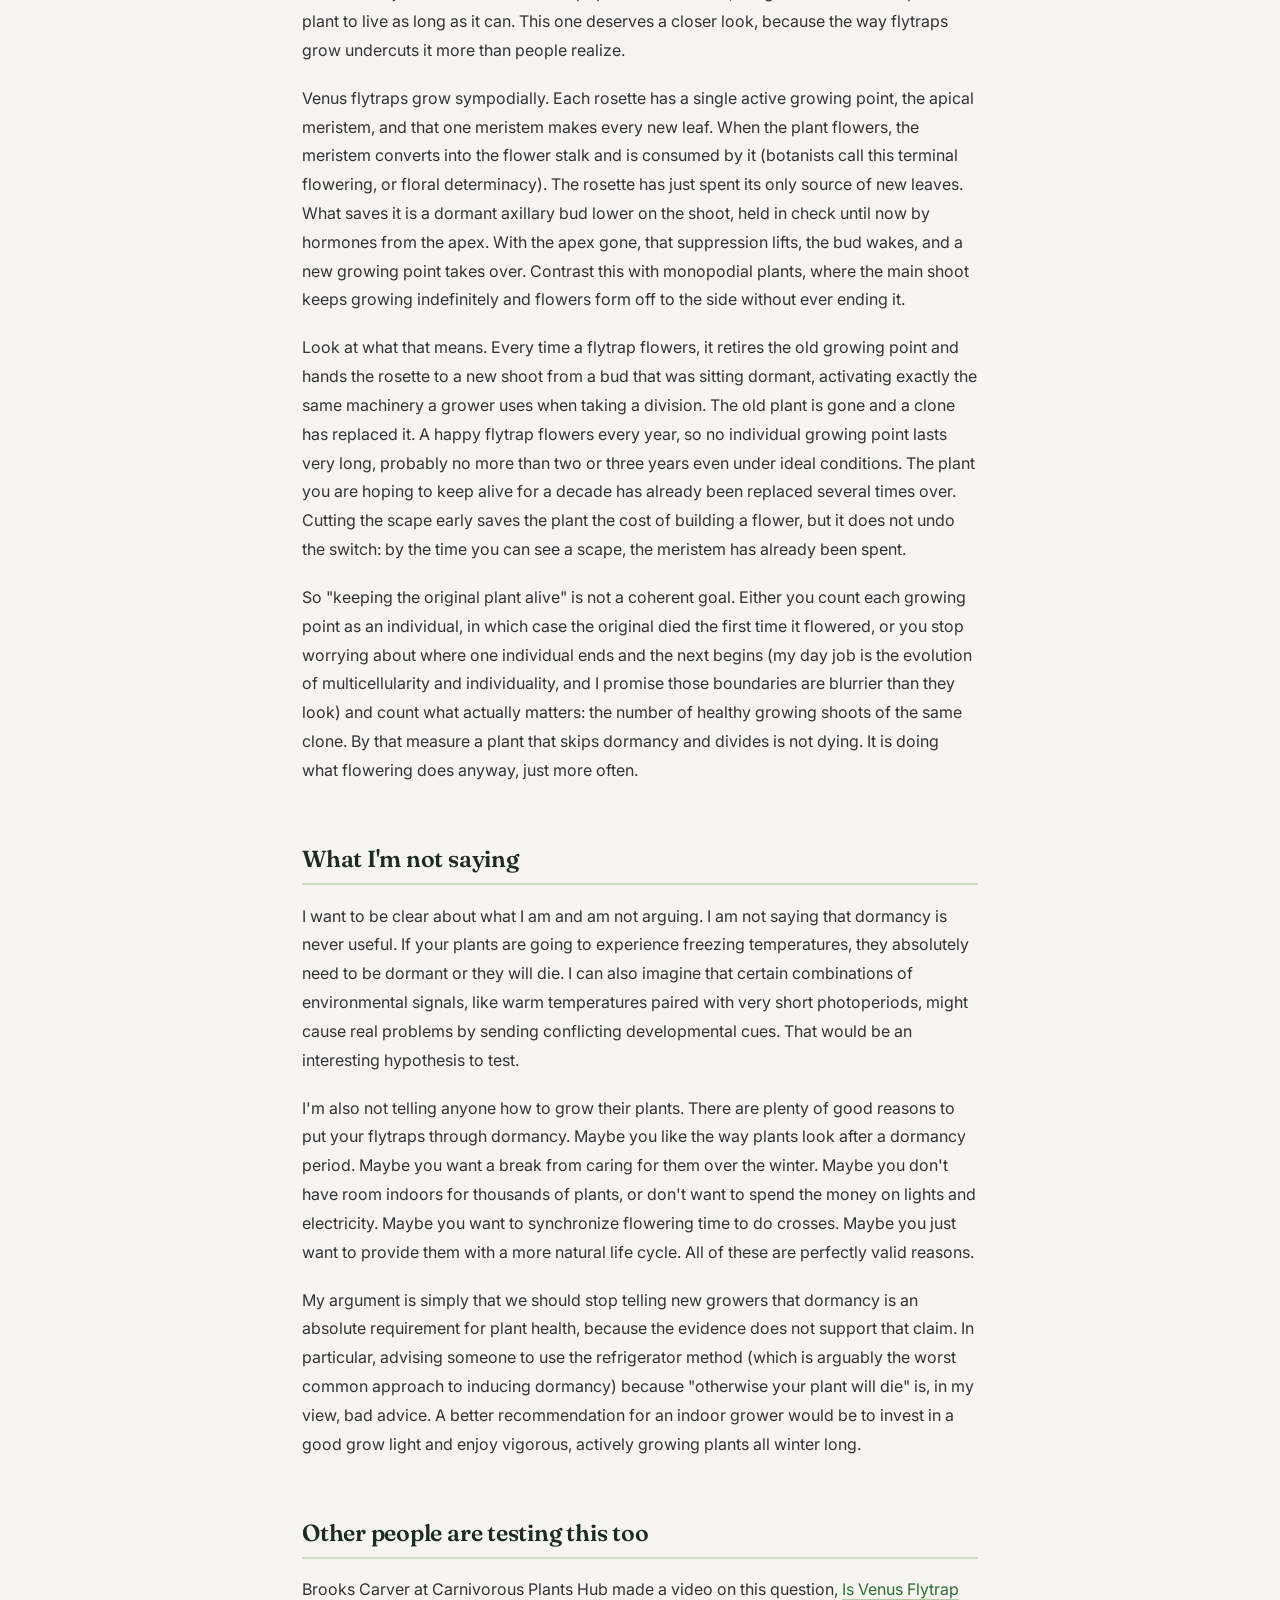
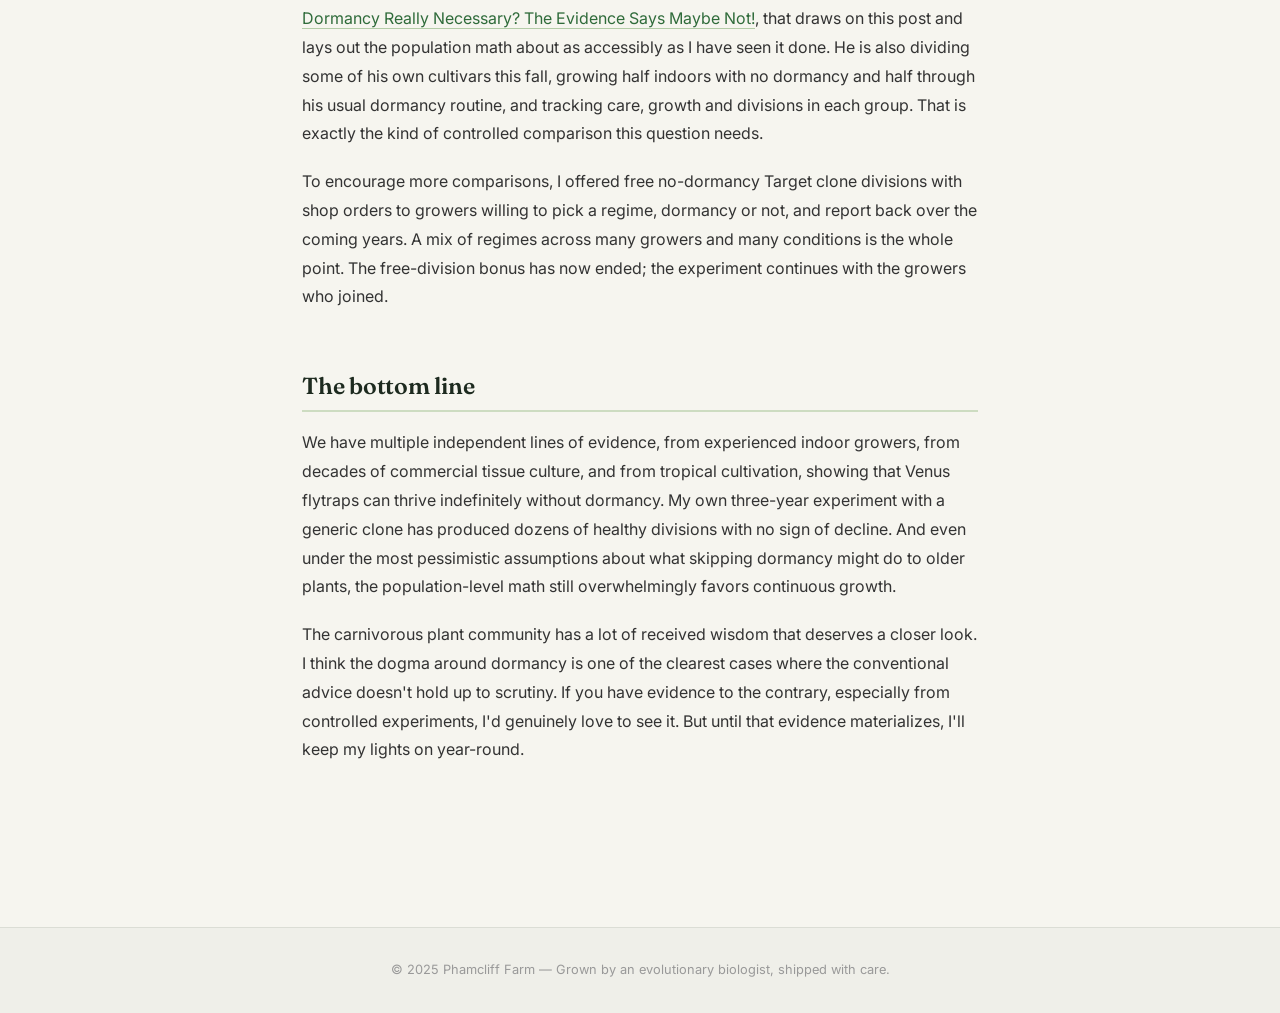
<file: dormancy.html>
<!DOCTYPE html>
<html lang="en">
<head>
  <meta charset="UTF-8" />
  <meta name="viewport" content="width=device-width, initial-scale=1.0" />
  <title>Dormancy is not physiologically required in Dionaea muscipula — Phamcliff Farm</title>
  <link rel="preconnect" href="https://fonts.googleapis.com" />
  <link rel="preconnect" href="https://fonts.gstatic.com" crossorigin />
  <link href="https://fonts.googleapis.com/css2?family=Fraunces:opsz,wght@9..144,500;9..144,600&family=Inter:wght@400;500;600;700&display=swap" rel="stylesheet" />
  <link rel="stylesheet" href="style.css" />
</head>
<body>

  <!-- ── Sticky header ── -->
  <header class="site-header">
    <a href="index.html" class="logo" style="text-decoration:none; color:#fff; display:flex; align-items:center; gap:10px;">
      <img src="images/phamcliff-logo.png" alt="Phamcliff Farm logo" style="height:44px; width:44px; object-fit:cover; border-radius:6px;">
      Phamcliff Farm
    </a>
    <nav class="site-nav" id="site-nav">
      <a class="nav-link" href="index.html">← Shop</a>
      <a class="nav-link" href="care.html">Care Guide</a>
      <a class="nav-link nav-link-active" href="dormancy.html">Dormancy</a>
      <a class="nav-link" href="nutricote.html">Nutricote</a>
    </nav>
    <div class="header-actions">
      <button class="hamburger-btn" id="hamburger-btn" aria-label="Menu">&#9776;</button>
    </div>
  </header>

  <!-- ── Shipping bar ── -->
  <div class="shipping-bar">
    🚚 $15 flat-rate shipping &amp; handling &nbsp;·&nbsp; Contiguous 48 states only
  </div>
  <div class="rewards-banner">
    <strong>Order Rewards</strong> &nbsp;—&nbsp;
    🪴 $50+: pick a free small flytrap or ping &nbsp;·&nbsp;
    🚚 $100+: free shipping
  </div>

  <div class="post-hero">
    <h1>Dormancy is not physiologically required in <em>Dionaea muscipula</em></h1>
    <p class="post-byline">Will Ratcliff &middot; 2026</p>
  </div>

  <article class="post-content">

    <p>If you've spent any time in the carnivorous plant community, you've almost certainly been told that Venus flytraps <em>must</em> go through winter dormancy or they'll eventually weaken and die. This claim gets repeated so often that it's treated as settled fact. But when you actually look for rigorous evidence supporting it, you come up short.</p>

    <p>I want to be upfront about my own growing practice: the vast majority of my plants go through dormancy every year, and I've only recently begun experimenting with skipping it. I started with a single generic clone from Target about three years ago, specifically because I expected it to decline and didn't want to risk a valuable cultivar. It hasn't declined. That experience, combined with a careful look at the available evidence, has convinced me that the importance of dormancy is significantly overstated in this community. In this post, I'll walk through the evidence, share results from my own experiment, and use a bit of population biology to show that even under worst-case assumptions, skipping dormancy is a winning strategy for anyone looking to maximize growth.</p>

    <h2>The evidence against required dormancy</h2>

    <p>It helps to be precise about what kind of claim is on the table. "Flytraps need dormancy or they die" is a strong claim, and strong claims are cheap to break: a single well-documented counterexample is enough, no controls required. If someone grows a flytrap without dormancy for a decade and it is fine, the claim is false. "Dormancy is beneficial" is a much weaker claim, and it is the one that actually needs controlled experiments, since testing it means comparing regimes with everything else held constant. Most of the argument in the hobby runs the two together.</p>

    <p>With that distinction in hand, there are several independent lines of evidence suggesting that dormancy is not physiologically necessary for Venus flytraps.</p>

    <p>The first comes from experienced indoor growers. John Brittnacher, former president of the International Carnivorous Plant Society, has grown Venus flytraps indoors without dormancy for over 20 years. In his <a href="https://www.carnivorousplants.org/grow/guides/Dionaea" target="_blank" rel="noopener">ICPS care guide for <em>Dionaea</em></a> and in a more detailed <a href="https://cpn.carnivorousplants.org/articles/CPNv48n4p178_182.pdf" target="_blank" rel="noopener">article in Carnivorous Plant Newsletter</a>, he is unequivocal:</p>

    <blockquote><p>"In spite of what many people believe, VFTs do not require a terrarium nor do they require dormancy to survive long term indoors. The plants only require dormancy if they are going to experience freezing temperatures outside. Putting an indoor plant in the refrigerator to encourage dormancy is a waste."</p></blockquote>

    <p>Brittnacher isn't alone in this experience. Matt Miller, owner of <a href="https://www.flytrapstore.com" target="_blank" rel="noopener">Flytrapstore.com</a> and one of the most prominent Venus flytrap vendors in the country, has <a href="https://www.flytrapcare.com/phpBB3/fly-trap-dormancy-is-not-necessary-t46756-135.html" target="_blank" rel="noopener">come around to a similar view</a>:</p>

    <blockquote><p>"You've definitely opened my eyes (along with what I've seen John Brittnacher do over the years) to what <em>Dionaea</em> can withstand if they are constantly fed and provided good artificial lighting. Again, it is very much like what they do in tissue culture."</p></blockquote>

    <p>The second line of evidence comes from tissue culture itself, which represents one of the longest-running and most highly replicated experiments in dormancy-free cultivation. Commercial tissue culture labs grow and serially divide Venus flytrap cultures for thousands of sequential generations under constant LED lighting and stable environmental conditions. These plants do not experience dormancy of any kind. The cultures only need to be restarted when accumulated somatic mutations eventually cause developmental issues, which can take decades. If the absence of dormancy caused physiological decline, tissue culture operations would not be viable, yet they clearly are.</p>

    <p>The third line of evidence comes from tropical growers. Many people successfully cultivate Venus flytraps outdoors in tropical climates, where seasonal changes in photoperiod and temperature are minimal. Growers near the equator report year-round active growth with no stalling or decline. This is admittedly the weakest of the three lines of evidence, since even modest variation in photoperiod could theoretically induce some degree of dormancy, but the consistent reports of uninterrupted growth are suggestive.</p>

    <h2>Three years without dormancy: my experience</h2>

    <p>I've now gone three full years without dormancy for a typical Venus flytrap clone purchased from Target. The common prediction is that plants will become "exhausted" without a rest period, but I have not seen any sign of this. Over those three years, this single clone has produced roughly 60 divisions.</p>

    <p>To test the dormancy question more directly, I ran a small experiment. In September, I took a single plant with seven growth points and divided it. Two divisions were placed under dormancy conditions (9 hours of light, 50 to 60°F) from September through January, while five were kept under standard growth conditions (16 hours of light, 70 to 80°F) the entire time. In late January, I brought the two dormant divisions back under my normal growing conditions.</p>

    <figure class="post-figure">
      <img src="images/dormancy-parent-sept.jpg" alt="The parent Venus flytrap before division, September 12, 2025" />
      <figcaption>The parent plant on September 12, 2025, just before being divided into seven growth points. A typical generic clone in a 2.5" pot, with about five leaves per division.</figcaption>
    </figure>

    <figure class="post-figure">
      <img src="images/dormancy-experiment.jpg" alt="Seven divisions from a single Venus flytrap, five grown without dormancy and two given three months of dormancy" />
      <figcaption>All seven divisions from a single Venus flytrap, photographed on March 12, 2026. Five were grown without dormancy and two were given three months of dormancy (September through January). The two smaller plants in the front are the ones that went dormant. All five non-dormant divisions are now the same size or larger than the parent clone was back in September.</figcaption>
    </figure>

    <p>As of March, all seven divisions are doing well. The five that skipped dormancy are each the same size or larger than the parent clone was back in September when the entire pot was divided, and they show no signs of exhaustion whatsoever. Several are ready to divide again. The two that went through dormancy are healthy, but considerably smaller. In practical terms, skipping dormancy gave me an entire extra generation of asexual growth: while the dormant pair sat idle for three months, the non-dormant clones were actively growing and are now significantly further along in their development.</p>

    <p class="post-update">Update, September 2026</p>

    <p>The no-dormancy line kept going through the summer. The tray below is the Target clone stock on August 8, 2026, nearly a year after the parent plant in the first photo was divided. I had somewhere between 50 and 75 plants from this one clone in the no-dormancy experiment, which was more than I had room for, and that surplus led to the citizen-science giveaway described at the end of this post.</p>

    <div class="post-figure post-figure-pair">
      <figure class="post-figure" style="margin:0;">
        <img src="images/target-clone-tray.jpg" alt="A tray of Venus flytraps, all divisions of the no-dormancy Target clone, August 8, 2026" loading="lazy" />
        <figcaption>The no-dormancy Target clone line on August 8, 2026, after a summer of growth.</figcaption>
      </figure>
      <figure class="post-figure" style="margin:0;">
        <img src="images/target-clone-closeup.jpg" alt="Close-up of the same tray of no-dormancy Venus flytraps" loading="lazy" />
        <figcaption>The same tray, closer. Three years without a winter rest and no sign of exhaustion.</figcaption>
      </figure>
    </div>

    <h2>The math: why skipping dormancy wins even in the worst case</h2>

    <p>Let me take this a step further with some quantitative reasoning. Even if we grant the strongest possible version of the "old plants need dormancy" argument, the math of population biology still favors skipping dormancy, at least for anyone whose goal is to grow more plants.</p>

    <p>Biological populations grow exponentially by default: as organisms reproduce, their offspring reproduce in turn, and the population compounds. A key consequence of exponential growth is that the age distribution stabilizes very quickly into a geometric distribution, where young individuals massively outnumber old ones. If each plant produces five divisions per year, then by year three the population is roughly 83% age-zero plants, 14% age-one, 2% age-two, and less than half a percent age-three or older. The original founder represents a vanishingly small fraction of the total.</p>

    <p>Put differently, the value of any one individual falls as the population grows. One plant out of a population of one is a big deal. One plant out of sixty of its own descendants is rounding error, and what happens to it stops mattering.</p>

    <figure class="post-figure">
      <img src="images/age-distribution.png" alt="Steady-state age distributions for populations with different division rates" />
      <figcaption>Steady-state age distributions for populations with different division rates. At all growth rates, the population is overwhelmingly dominated by young individuals.</figcaption>
    </figure>

    <p>This holds even at much slower growth rates. At just two divisions per year, only about 4% of the population is three or more years old. The faster the growth, the younger the population skews.</p>

    <h2>Steel-manning the dormancy cost: let's assume every plant that skips dormancy dies after 2 years. What then?</h2>

    <p>Let's assume the absolute worst-case scenario: lack of dormancy causes 100% mortality at age 3. Every single plant that hits its third birthday just keels over. Brutal, right? Surely then inducing dormancy would be better than skipping it?</p>

    <p>But here's the trade-off: dormancy costs you roughly 3 months of growing time per year, assuming you are an indoor grower with access to lights. If you get 5 divisions per year without dormancy, you should only get about 3.75 with it.</p>

    <p>So which strategy wins? We can solve for the population growth rate (λ) using the Euler-Lotka equation, which is the fundamental equation for finding the growth rate of an age-structured population. The general form is:</p>

    <div class="math-block">
      <p>1 = &Sigma; (l<sub>a</sub> &times; m<sub>a</sub>) / &lambda;<sup>(a+1)</sup></p>
      <p>where l<sub>a</sub> is the probability of surviving to age <em>a</em>, m<sub>a</sub> is the fecundity at age <em>a</em>, and &lambda; is the annual population growth factor we're solving for.</p>
    </div>

    <p><strong>With dormancy (infinite lifespan):</strong> Every individual survives forever (l<sub>a</sub> = 1 for all a) and produces r = 3.75 offspring per year. The infinite sum simplifies to:</p>

    <div class="math-block">
      <p>1 = r / (&lambda; &minus; 1)</p>
      <p>Solving for &lambda;: &lambda; = r + 1 = <strong>4.75</strong></p>
    </div>

    <p>This is the familiar result that for immortal populations, the growth factor is just one plus the per-capita birth rate.</p>

    <p><strong>Without dormancy (death at age 3):</strong> Individuals produce r = 5 offspring per year but die when they hit age 3. The sum truncates to just three terms:</p>

    <div class="math-block">
      <p>1 = r/&lambda; + r/&lambda;&sup2; + r/&lambda;&sup3;</p>
      <p>Multiply through by &lambda;&sup3; and rearrange:</p>
      <p>&lambda;&sup3; &minus; 5&lambda;&sup2; &minus; 5&lambda; &minus; 5 = 0</p>
      <p>Solving numerically: &lambda; &asymp; <strong>5.98</strong></p>
    </div>

    <p>Since 5.98 &gt; 4.75, the no-dormancy strategy wins. The population grows about 26% faster per year, and that advantage compounds:</p>

    <figure class="post-figure">
      <img src="images/population-growth.png" alt="Population growth projections under both strategies" />
      <figcaption>Population growth projections under both strategies. Even with 100% mortality at age three, the no-dormancy strategy produces nearly 10 times more plants over a decade.</figcaption>
    </figure>

    <p>Starting from a single plant, after 10 years:</p>
    <ul class="post-list">
      <li><strong>With dormancy:</strong> ~5.8 million plants</li>
      <li><strong>Without dormancy:</strong> ~58 million plants</li>
    </ul>

    <p>That's nearly 10&times; more plants over a decade by skipping dormancy, even though every single one of them dies young. The extra growing time, and the compounding power of exponential growth, more than compensates for the (hypothetical) lifespan penalty.</p>

    <p>The takeaway: even if we grant the strongest possible version of the "old plants need dormancy" hypothesis, it still doesn't matter. The math favors skipping dormancy as long as you're getting that extra growing time. And remember, there's no actual evidence that old non-dormant plants die, so this is a worst-case scenario that almost certainly overestimates any real penalty.</p>

    <h2>Addressing other counterarguments</h2>

    <p>The most common objection is some version of "I skipped dormancy once and my plant did poorly the next year." I don't doubt these experiences, but without a controlled experiment that varies dormancy while holding all other conditions constant, there's no way to attribute the outcome to dormancy specifically. Indoor growing conditions vary in countless ways, from light quality and duration to watering and temperature, and any of these could be responsible. This is a textbook case of confirmation bias: you expected dormancy to matter, so when something went wrong, you attributed it to the most salient variable.</p>

    <p>Another frequent response is that dormancy is part of the plant's natural cycle, so of course it must be necessary. Venus flytraps do go dormant in their native habitat in the Carolinas, but they do so because they need to survive freezing winters. Dormancy is a survival mechanism for cold, not an intrinsic physiological requirement for health. Many plants have environmentally inducible developmental programs that they can skip indefinitely without consequence. Some annuals, for instance, can be kept growing for years if the photoperiod never triggers flowering. The existence of a developmental program doesn't mean the organism requires it.</p>

    <p>Tolerating a condition is also not the same as wanting it. Flytraps are better than their competitors at getting through cold winters on nutrient-poor soil, which is why they persist in Carolina bogs, but that is a statement about what they can survive, not about what makes them grow. Under lights, warmth and heavy feeding I get something like a 25-fold expansion of a clone year over year. Nothing close to that happens in nature, precisely because I am not keeping them in natural conditions.</p>

    <p>A subtler objection is the claim that plants growing indoors, in tissue culture, or in the tropics might be experiencing some kind of "cryptic dormancy" that isn't externally visible. This is a textbook example of moving the goalposts. Tissue culture plants in particular are grown under constant conditions optimized for maximal growth. Any individual that slowed down would simply be outcompeted by those that kept dividing, and would no longer be an ancestor of future generations. The idea that these plants are secretly resting is not supported by how tissue culture actually works.</p>

    <h2>"I want my plant to live as long as possible"</h2>

    <p>A related objection is that even if the population does fine, the grower wants their particular plant to live as long as it can. This one deserves a closer look, because the way flytraps grow undercuts it more than people realize.</p>

    <p>Venus flytraps grow sympodially. Each rosette has a single active growing point, the apical meristem, and that one meristem makes every new leaf. When the plant flowers, the meristem converts into the flower stalk and is consumed by it (botanists call this terminal flowering, or floral determinacy). The rosette has just spent its only source of new leaves. What saves it is a dormant axillary bud lower on the shoot, held in check until now by hormones from the apex. With the apex gone, that suppression lifts, the bud wakes, and a new growing point takes over. Contrast this with monopodial plants, where the main shoot keeps growing indefinitely and flowers form off to the side without ever ending it.</p>

    <p>Look at what that means. Every time a flytrap flowers, it retires the old growing point and hands the rosette to a new shoot from a bud that was sitting dormant, activating exactly the same machinery a grower uses when taking a division. The old plant is gone and a clone has replaced it. A happy flytrap flowers every year, so no individual growing point lasts very long, probably no more than two or three years even under ideal conditions. The plant you are hoping to keep alive for a decade has already been replaced several times over. Cutting the scape early saves the plant the cost of building a flower, but it does not undo the switch: by the time you can see a scape, the meristem has already been spent.</p>

    <p>So "keeping the original plant alive" is not a coherent goal. Either you count each growing point as an individual, in which case the original died the first time it flowered, or you stop worrying about where one individual ends and the next begins (my day job is the evolution of multicellularity and individuality, and I promise those boundaries are blurrier than they look) and count what actually matters: the number of healthy growing shoots of the same clone. By that measure a plant that skips dormancy and divides is not dying. It is doing what flowering does anyway, just more often.</p>

    <h2>What I'm not saying</h2>

    <p>I want to be clear about what I am and am not arguing. I am not saying that dormancy is never useful. If your plants are going to experience freezing temperatures, they absolutely need to be dormant or they will die. I can also imagine that certain combinations of environmental signals, like warm temperatures paired with very short photoperiods, might cause real problems by sending conflicting developmental cues. That would be an interesting hypothesis to test.</p>

    <p>I'm also not telling anyone how to grow their plants. There are plenty of good reasons to put your flytraps through dormancy. Maybe you like the way plants look after a dormancy period. Maybe you want a break from caring for them over the winter. Maybe you don't have room indoors for thousands of plants, or don't want to spend the money on lights and electricity. Maybe you want to synchronize flowering time to do crosses. Maybe you just want to provide them with a more natural life cycle. All of these are perfectly valid reasons.</p>

    <p>My argument is simply that we should stop telling new growers that dormancy is an absolute requirement for plant health, because the evidence does not support that claim. In particular, advising someone to use the refrigerator method (which is arguably the worst common approach to inducing dormancy) because "otherwise your plant will die" is, in my view, bad advice. A better recommendation for an indoor grower would be to invest in a good grow light and enjoy vigorous, actively growing plants all winter long.</p>

    <h2>Other people are testing this too</h2>

    <p>Brooks Carver at Carnivorous Plants Hub made a video on this question, <a href="https://www.youtube.com/watch?v=QiTfPS2450I" target="_blank" rel="noopener">Is Venus Flytrap Dormancy Really Necessary? The Evidence Says Maybe Not!</a>, that draws on this post and lays out the population math about as accessibly as I have seen it done. He is also dividing some of his own cultivars this fall, growing half indoors with no dormancy and half through his usual dormancy routine, and tracking care, growth and divisions in each group. That is exactly the kind of controlled comparison this question needs.</p>

    <p>To encourage more comparisons, I offered free no-dormancy Target clone divisions with shop orders to growers willing to pick a regime, dormancy or not, and report back over the coming years. A mix of regimes across many growers and many conditions is the whole point. The free-division bonus has now ended; the experiment continues with the growers who joined.</p>

    <h2>The bottom line</h2>

    <p>We have multiple independent lines of evidence, from experienced indoor growers, from decades of commercial tissue culture, and from tropical cultivation, showing that Venus flytraps can thrive indefinitely without dormancy. My own three-year experiment with a generic clone has produced dozens of healthy divisions with no sign of decline. And even under the most pessimistic assumptions about what skipping dormancy might do to older plants, the population-level math still overwhelmingly favors continuous growth.</p>

    <p>The carnivorous plant community has a lot of received wisdom that deserves a closer look. I think the dogma around dormancy is one of the clearest cases where the conventional advice doesn't hold up to scrutiny. If you have evidence to the contrary, especially from controlled experiments, I'd genuinely love to see it. But until that evidence materializes, I'll keep my lights on year-round.</p>

  </article>

  <footer>
    &copy; 2025 Phamcliff Farm &mdash; Grown by an evolutionary biologist, shipped with care.
  </footer>

  <script src="sales.js"></script>
  <script>
    document.getElementById('hamburger-btn').addEventListener('click', function () {
      document.getElementById('site-nav').classList.toggle('nav-open');
    });
  </script>
</body>
</html>
</file>
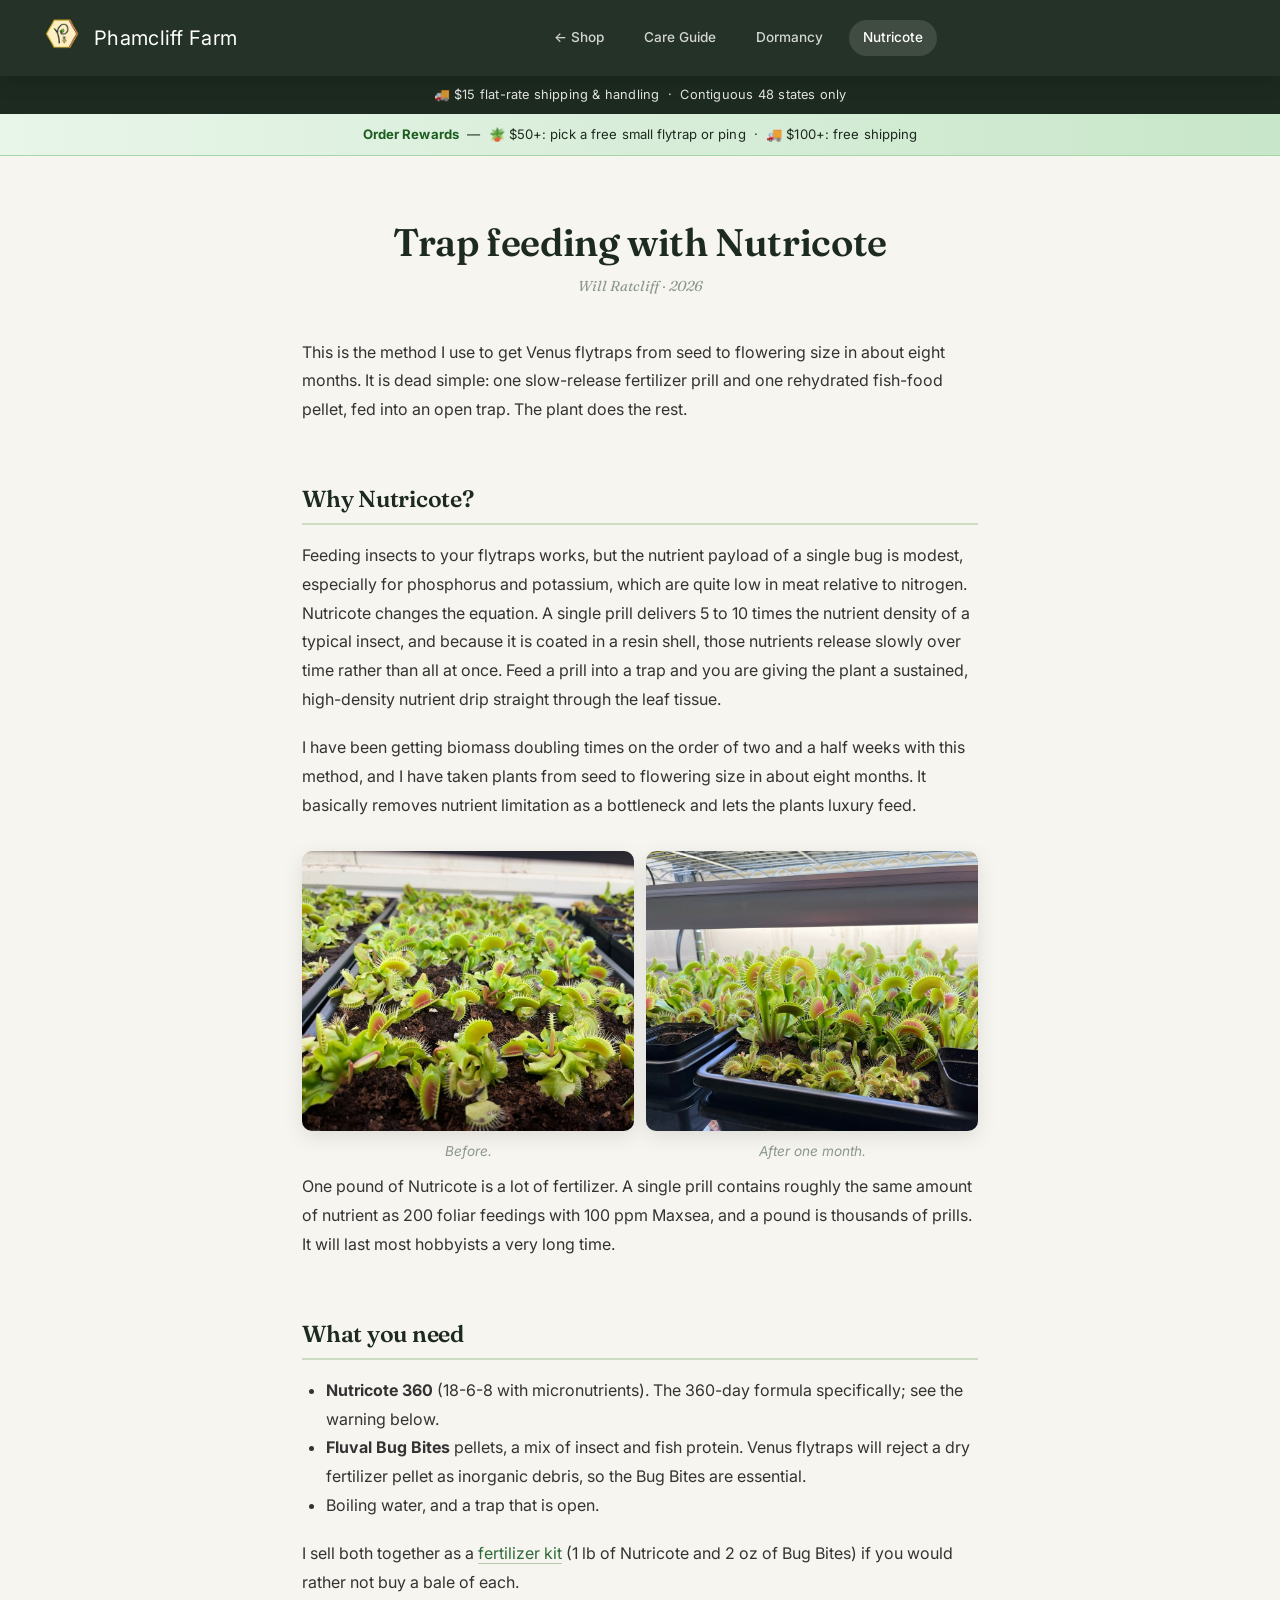
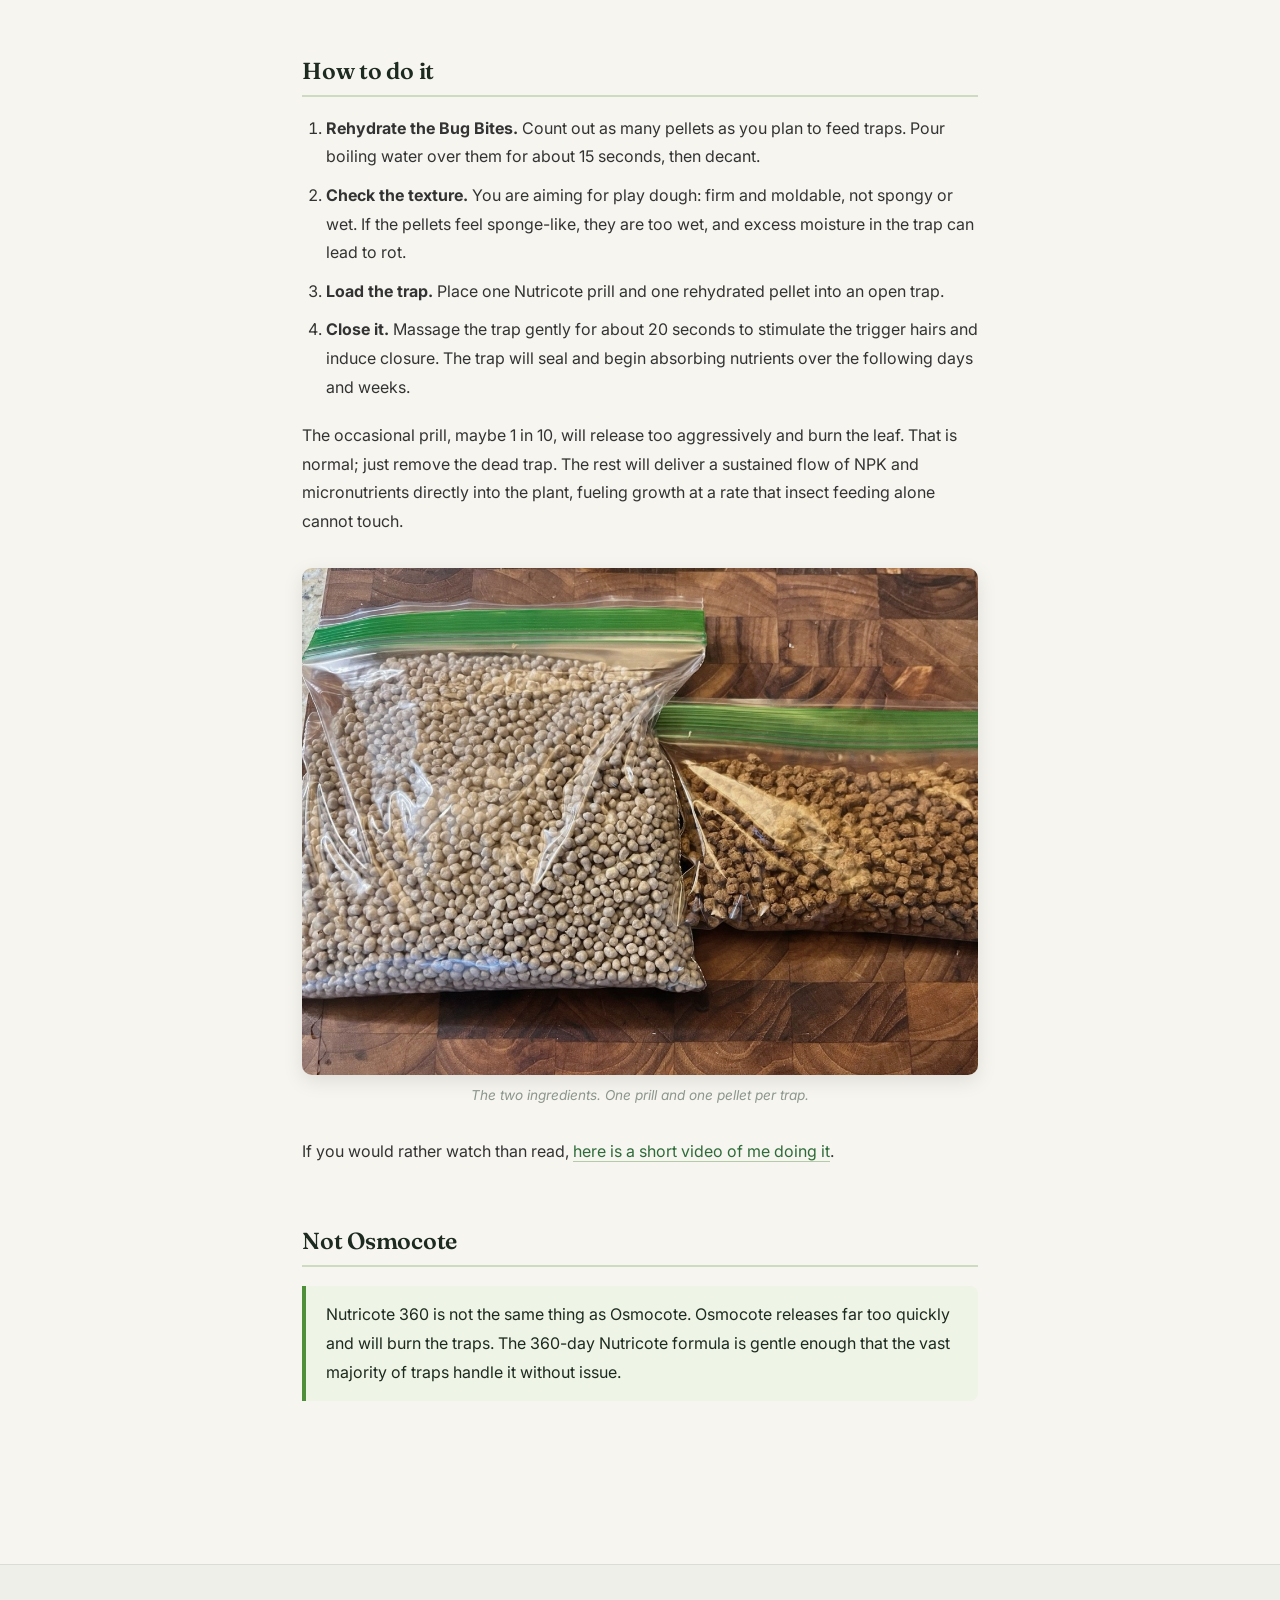
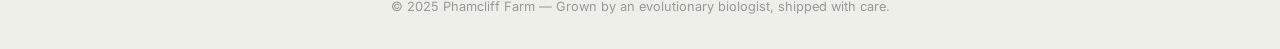
<file: nutricote.html>
<!DOCTYPE html>
<html lang="en">
<head>
  <meta charset="UTF-8" />
  <meta name="viewport" content="width=device-width, initial-scale=1.0" />
  <title>Trap feeding with Nutricote — Phamcliff Farm</title>
  <meta name="description" content="How I feed Venus flytraps with Nutricote 360 and Fluval Bug Bites: one slow-release prill and one rehydrated pellet per trap, for biomass doubling times around two and a half weeks." />
  <link rel="preconnect" href="https://fonts.googleapis.com" />
  <link rel="preconnect" href="https://fonts.gstatic.com" crossorigin />
  <link href="https://fonts.googleapis.com/css2?family=Fraunces:opsz,wght@9..144,500;9..144,600&family=Inter:wght@400;500;600;700&display=swap" rel="stylesheet" />
  <link rel="stylesheet" href="style.css" />
</head>
<body>

  <header class="site-header">
    <a class="logo" href="index.html" style="text-decoration:none; color:#fff; display:flex; align-items:center; gap:10px;"><img src="images/phamcliff-logo.png" alt="Phamcliff Farm logo" style="height:44px; width:44px; object-fit:cover; border-radius:6px;"> Phamcliff Farm</a>
    <nav class="site-nav" id="site-nav">
      <a class="nav-link" href="index.html">← Shop</a>
      <a class="nav-link" href="care.html">Care Guide</a>
      <a class="nav-link" href="dormancy.html">Dormancy</a>
      <a class="nav-link nav-link-active" href="nutricote.html">Nutricote</a>
    </nav>
    <div class="header-actions">
      <button class="hamburger-btn" id="hamburger-btn" aria-label="Menu">&#9776;</button>
    </div>
  </header>

  <div class="shipping-bar">
    🚚 $15 flat-rate shipping &amp; handling &nbsp;·&nbsp; Contiguous 48 states only
  </div>
  <div class="rewards-banner">
    <div class="rewards-banner-inner">
      <strong>Order Rewards</strong> &nbsp;—&nbsp; 🪴 $50+: pick a free small flytrap or ping &nbsp;·&nbsp; 🚚 $100+: free shipping
    </div>
  </div>

  <div class="post-hero">
    <h1>Trap feeding with Nutricote</h1>
    <p class="post-byline">Will Ratcliff &middot; 2026</p>
  </div>

  <article class="post-content">

    <p>This is the method I use to get Venus flytraps from seed to flowering size in about eight months. It is dead simple: one slow-release fertilizer prill and one rehydrated fish-food pellet, fed into an open trap. The plant does the rest.</p>

    <h2>Why Nutricote?</h2>

    <p>Feeding insects to your flytraps works, but the nutrient payload of a single bug is modest, especially for phosphorus and potassium, which are quite low in meat relative to nitrogen. Nutricote changes the equation. A single prill delivers 5 to 10 times the nutrient density of a typical insect, and because it is coated in a resin shell, those nutrients release slowly over time rather than all at once. Feed a prill into a trap and you are giving the plant a sustained, high-density nutrient drip straight through the leaf tissue.</p>

    <p>I have been getting biomass doubling times on the order of two and a half weeks with this method, and I have taken plants from seed to flowering size in about eight months. It basically removes nutrient limitation as a bottleneck and lets the plants luxury feed.</p>

    <div class="post-figure post-figure-pair">
      <figure class="post-figure" style="margin:0;">
        <img src="images/fertilizer-before.jpg" alt="Venus flytraps before trap feeding with Nutricote" loading="lazy" />
        <figcaption>Before.</figcaption>
      </figure>
      <figure class="post-figure" style="margin:0;">
        <img src="images/fertilizer-after.jpg" alt="The same Venus flytraps one month after trap feeding with Nutricote" loading="lazy" />
        <figcaption>After one month.</figcaption>
      </figure>
    </div>

    <p>One pound of Nutricote is a lot of fertilizer. A single prill contains roughly the same amount of nutrient as 200 foliar feedings with 100 ppm Maxsea, and a pound is thousands of prills. It will last most hobbyists a very long time.</p>

    <h2>What you need</h2>

    <ul class="post-list">
      <li><strong>Nutricote 360</strong> (18-6-8 with micronutrients). The 360-day formula specifically; see the warning below.</li>
      <li><strong>Fluval Bug Bites</strong> pellets, a mix of insect and fish protein. Venus flytraps will reject a dry fertilizer pellet as inorganic debris, so the Bug Bites are essential.</li>
      <li>Boiling water, and a trap that is open.</li>
    </ul>

    <p>I sell both together as a <a href="index.html#sec-supplies">fertilizer kit</a> (1 lb of Nutricote and 2 oz of Bug Bites) if you would rather not buy a bale of each.</p>

    <h2>How to do it</h2>

    <ol class="post-steps">
      <li><strong>Rehydrate the Bug Bites.</strong> Count out as many pellets as you plan to feed traps. Pour boiling water over them for about 15 seconds, then decant.</li>
      <li><strong>Check the texture.</strong> You are aiming for play dough: firm and moldable, not spongy or wet. If the pellets feel sponge-like, they are too wet, and excess moisture in the trap can lead to rot.</li>
      <li><strong>Load the trap.</strong> Place one Nutricote prill and one rehydrated pellet into an open trap.</li>
      <li><strong>Close it.</strong> Massage the trap gently for about 20 seconds to stimulate the trigger hairs and induce closure. The trap will seal and begin absorbing nutrients over the following days and weeks.</li>
    </ol>

    <p>The occasional prill, maybe 1 in 10, will release too aggressively and burn the leaf. That is normal; just remove the dead trap. The rest will deliver a sustained flow of NPK and micronutrients directly into the plant, fueling growth at a rate that insect feeding alone cannot touch.</p>

    <figure class="post-figure">
      <img src="images/fertilizer-product.jpg" alt="Nutricote 360 prills and Fluval Bug Bites pellets" loading="lazy" />
      <figcaption>The two ingredients. One prill and one pellet per trap.</figcaption>
    </figure>

    <p>If you would rather watch than read, <a href="https://www.instagram.com/p/DU6h58gCRjB/" target="_blank" rel="noopener">here is a short video of me doing it</a>.</p>

    <h2>Not Osmocote</h2>

    <div class="post-callout">
      <p>Nutricote 360 is not the same thing as Osmocote. Osmocote releases far too quickly and will burn the traps. The 360-day Nutricote formula is gentle enough that the vast majority of traps handle it without issue.</p>
    </div>

  </article>

  <footer>
    &copy; 2025 Phamcliff Farm &mdash; Grown by an evolutionary biologist, shipped with care.
  </footer>

  <script src="sales.js"></script>
  <script>
    document.getElementById('hamburger-btn').addEventListener('click', function () {
      document.getElementById('site-nav').classList.toggle('nav-open');
    });
  </script>
</body>
</html>
</file>
<file: style.css>
* {
  box-sizing: border-box;
  margin: 0;
  padding: 0;
}

:root {
  --bg: #f6f5ef;
  --surface: #ffffff;
  --ink: #1d2a1f;
  --ink-soft: #55645a;
  --muted: #8b968c;
  --line: #e5e3da;
  --line-strong: #d3d6c8;
  --accent: #4f8f3a;
  --accent-hover: #3d7a2b;
  --green: #2f6b3a;
  --green-tint: #eef4e6;
  --radius: 14px;
  --shadow-sm: 0 1px 2px rgba(29, 42, 31, 0.05), 0 1px 8px rgba(29, 42, 31, 0.04);
  --shadow-lg: 0 14px 32px rgba(29, 42, 31, 0.12);
  --font-sans: "Inter", -apple-system, BlinkMacSystemFont, "Segoe UI", Roboto, Helvetica, Arial, sans-serif;
  --font-serif: "Fraunces", Georgia, "Times New Roman", serif;
  --header-h: 72px;
}

html {
  overflow-x: hidden;
  overflow-x: clip;
  scroll-behavior: smooth;
}

body {
  font-family: var(--font-sans);
  background: var(--bg);
  min-height: 100vh;
  color: var(--ink);
  line-height: 1.6;
  overflow-x: hidden;
  overflow-x: clip;
  -webkit-font-smoothing: antialiased;
}

h1, h2, h3 {
  font-family: var(--font-serif);
  font-weight: 600;
  letter-spacing: -0.01em;
}

/* ── Sticky Header ── */
.site-header {
  position: sticky;
  top: 0;
  z-index: 1000;
  width: 100%;
  box-sizing: border-box;
  background: rgba(29, 42, 31, 0.96);
  backdrop-filter: blur(10px);
  -webkit-backdrop-filter: blur(10px);
  box-shadow: 0 4px 20px rgba(0, 0, 0, 0.15);
  padding: 16px 40px;
  display: flex;
  align-items: center;
  justify-content: space-between;
}

.site-header .logo {
  color: #fff;
  font-size: 1.25rem;
  letter-spacing: 0.3px;
}

.site-header .ebay-btn {
  display: inline-flex;
  align-items: center;
  gap: 7px;
  background: rgba(255, 255, 255, 0.12);
  border: 1px solid rgba(255, 255, 255, 0.25);
  color: #fff;
  text-decoration: none;
  padding: 7px 16px;
  border-radius: 20px;
  font-size: 0.85rem;
  font-family: var(--font-sans);
  font-weight: 500;
  transition: background 0.15s;
}

.site-header .ebay-btn:hover {
  background: rgba(255, 255, 255, 0.22);
}

.site-nav {
  display: flex;
  align-items: center;
  gap: 12px;
}

.nav-link {
  color: rgba(255, 255, 255, 0.8);
  text-decoration: none;
  font-size: 0.85rem;
  font-family: var(--font-sans);
  font-weight: 500;
  padding: 7px 14px;
  border-radius: 20px;
  transition: background 0.15s, color 0.15s;
}

.nav-link:hover,
.nav-link-active {
  background: rgba(255, 255, 255, 0.12);
  color: #fff;
}

.site-header .ebay-btn svg {
  width: 16px;
  height: 16px;
  flex-shrink: 0;
}

/* ── Shipping bar ── */
.shipping-bar {
  background: var(--ink);
  color: rgba(255, 255, 255, 0.88);
  text-align: center;
  padding: 9px 24px;
  font-size: 0.8rem;
  font-family: var(--font-sans);
  letter-spacing: 0.2px;
}

/* ── Rewards banner ── */
.rewards-banner {
  background: linear-gradient(90deg, #e8f5e9, #c8e6c9);
  text-align: center;
  padding: 10px 24px;
  font-size: 0.82rem;
  font-family: var(--font-sans);
  color: var(--ink);
  letter-spacing: 0.1px;
  border-bottom: 1px solid #a5d6a7;
}
.rewards-banner strong { color: #1b5e20; }
.frost-bonus-line { margin-bottom: 3px; }

/* ── Sale banner (rendered by sales.js when a sale is active) ── */
.sale-banner {
  background: linear-gradient(90deg, #f5b400 0%, #f59e0b 100%);
  color: var(--ink);
  text-align: center;
  padding: 11px 24px;
  font-size: 0.92rem;
  font-weight: 700;
  font-family: var(--font-sans);
  letter-spacing: 0.2px;
}

.sale-banner-end {
  font-weight: 500;
  opacity: 0.78;
  margin-left: 4px;
}

/* Sale badge on plant cards (top-left, paired with the top-right status badge) */
.sale-badge {
  position: absolute;
  top: 12px;
  left: 12px;
  padding: 5px 12px;
  border-radius: 20px;
  font-size: 0.7rem;
  font-weight: 700;
  font-family: var(--font-sans);
  letter-spacing: 0.8px;
  text-transform: uppercase;
  color: var(--ink);
  background: #f5b400;
  box-shadow: 0 2px 6px rgba(0, 0, 0, 0.18);
}

/* ── Hero ── */
.hero {
  text-align: center;
  padding: 56px 24px 28px;
  max-width: 760px;
  margin: 0 auto;
}

.hero-eyebrow {
  font-size: 0.78rem;
  font-weight: 600;
  text-transform: uppercase;
  letter-spacing: 2px;
  color: var(--accent);
  margin-bottom: 12px;
}

.hero h1 {
  font-size: 2.9rem;
  line-height: 1.1;
  color: var(--ink);
  margin-bottom: 14px;
}

.hero p.hero-sub {
  font-size: 1.05rem;
  color: var(--ink-soft);
  max-width: 560px;
  margin: 0 auto;
  line-height: 1.6;
}

/* ── Jump bar (sticky section chips) ── */
.jump-bar {
  position: sticky;
  top: var(--header-h);
  z-index: 900;
  background: rgba(246, 245, 239, 0.92);
  backdrop-filter: blur(12px);
  -webkit-backdrop-filter: blur(12px);
  border-bottom: 1px solid var(--line);
  margin-bottom: 8px;
}

.jump-bar-inner {
  max-width: 1400px;
  margin: 0 auto;
  padding: 10px 32px;
  display: flex;
  gap: 8px;
  overflow-x: auto;
  scrollbar-width: none;
  -webkit-overflow-scrolling: touch;
}
.jump-bar-inner::-webkit-scrollbar { display: none; }

.jump-chip {
  flex-shrink: 0;
  display: inline-flex;
  align-items: center;
  gap: 7px;
  padding: 7px 14px;
  border-radius: 999px;
  border: 1px solid var(--line-strong);
  background: var(--surface);
  color: var(--ink);
  text-decoration: none;
  font-size: 0.84rem;
  font-weight: 500;
  white-space: nowrap;
  transition: background 0.15s, border-color 0.15s, color 0.15s;
}
.jump-chip:hover { border-color: var(--accent); color: var(--green); }
.jump-chip.active {
  background: var(--ink);
  border-color: var(--ink);
  color: #fff;
}
.jump-chip-count {
  font-size: 0.72rem;
  font-weight: 600;
  padding: 1px 7px;
  border-radius: 999px;
  background: var(--green-tint);
  color: var(--green);
}
.jump-chip.active .jump-chip-count {
  background: rgba(255, 255, 255, 0.18);
  color: #fff;
}
.jump-chip-new {
  font-size: 0.72rem;
  font-weight: 600;
  padding: 1px 7px;
  border-radius: 999px;
  background: #f7e0e5;
  color: #8b2741;
}
.jump-chip.active .jump-chip-new { background: #c2255c; color: #fff; }
.section-new { color: #c2255c; font-weight: 600; }

/* ── Shop sections ── */
.shop-section {
  padding-top: 28px;
  scroll-margin-top: calc(var(--header-h) + 64px);
}
.shop-section + .shop-section {
  margin-top: 16px;
  border-top: 1px solid var(--line);
}

.section-head {
  width: 100%;
  display: flex;
  align-items: center;
  justify-content: space-between;
  gap: 16px;
  background: none;
  border: none;
  padding: 0 0 20px;
  text-align: left;
  cursor: pointer;
  color: inherit;
  font: inherit;
}
.section-title {
  font-size: 1.75rem;
  line-height: 1.15;
  color: var(--ink);
}
.section-sub {
  font-size: 0.86rem;
  color: var(--muted);
  margin-top: 4px;
}
.section-sub em { font-style: italic; }
.section-chevron {
  flex-shrink: 0;
  width: 34px;
  height: 34px;
  border-radius: 50%;
  border: 1px solid var(--line-strong);
  background: var(--surface);
  display: flex;
  align-items: center;
  justify-content: center;
  transition: transform 0.2s ease, background 0.15s;
}
.section-chevron svg { width: 16px; height: 16px; }
.section-head:hover .section-chevron { background: var(--green-tint); }
.shop-section.collapsed .section-chevron { transform: rotate(-90deg); }
.shop-section.collapsed .plants-grid { display: none; }
.shop-section.collapsed .section-head { padding-bottom: 8px; }

/* ── Main ── */
main {
  max-width: 1400px;
  margin: 0 auto;
  padding: 0 32px 80px;
}

/* ── Section label ── */
.section-label {
  font-size: 0.85rem;
  font-weight: 600;
  text-transform: uppercase;
  letter-spacing: 2px;
  color: var(--accent);
  margin-bottom: 28px;
  font-family: var(--font-sans);
}

/* ── Plants Grid ── */
.plants-grid {
  display: grid;
  grid-template-columns: repeat(auto-fill, minmax(250px, 1fr));
  gap: 22px;
  padding-bottom: 12px;
}

/* ── Plant Card ── */
.plant-card {
  background: var(--surface);
  border: 1px solid var(--line);
  border-radius: var(--radius);
  overflow: hidden;
  box-shadow: var(--shadow-sm);
  transition: transform 0.2s ease, box-shadow 0.2s ease, border-color 0.2s ease;
  position: relative;
  display: flex;
  flex-direction: column;
}

.plant-card:hover {
  transform: translateY(-3px);
  box-shadow: var(--shadow-lg);
  border-color: var(--line-strong);
}

.plant-card.sold {
  opacity: 0.6;
}
.plant-card.sold .plant-image { filter: grayscale(0.6); }

/* ── Card image ── */
.plant-image {
  position: relative;
  aspect-ratio: 4 / 3;
  background: #ecebe3;
  overflow: hidden;
}

.plant-image img,
.plant-image video {
  width: 100%;
  height: 100%;
  object-fit: cover;
  display: block;
}

.plant-image .img-placeholder {
  width: 100%;
  height: 100%;
  background: linear-gradient(135deg, #dfe9d2 0%, #c9dbb4 100%);
  display: flex;
  align-items: center;
  justify-content: center;
  font-size: 4rem;
}

.video-tag {
  position: absolute;
  bottom: 10px;
  left: 10px;
  display: inline-flex;
  align-items: center;
  gap: 5px;
  padding: 4px 9px;
  border-radius: 999px;
  background: rgba(29, 42, 31, 0.72);
  color: #fff;
  font-size: 0.68rem;
  font-weight: 600;
  letter-spacing: 0.4px;
  text-transform: uppercase;
  pointer-events: none;
}

/* ── Status badge ── */
.status-badge {
  position: absolute;
  top: 10px;
  right: 10px;
  padding: 4px 10px;
  border-radius: 999px;
  font-size: 0.66rem;
  font-weight: 700;
  letter-spacing: 0.7px;
  text-transform: uppercase;
  color: #fff;
  box-shadow: 0 1px 4px rgba(0, 0, 0, 0.15);
}

.status-available   { display: none; }
.status-limited     { background: #d98a13; }
.status-sold        { background: #c43c3c; }
.status-new         { background: #7a3fd1; }
.status-justadded   { background: #c2255c; }
.status-unavailable { background: #6b7280; }
.status-comingsoon  { background: #0f766e; }

/* ── Card text info ── */
.plant-info {
  padding: 14px 16px 16px;
  display: flex;
  flex-direction: column;
  flex: 1;
}

.plant-name {
  font-size: 1.1rem;
  font-weight: 600;
  line-height: 1.25;
  color: var(--ink);
  margin-bottom: 2px;
}

.plant-species {
  font-size: 0.8rem;
  color: var(--muted);
  font-style: italic;
  margin-bottom: 8px;
  min-height: 0;
}

.plant-price-line {
  display: flex;
  align-items: baseline;
  flex-wrap: wrap;
  gap: 4px 8px;
  margin: 2px 0 8px;
}
.price-main {
  font-size: 1.05rem;
  font-weight: 700;
  color: var(--green);
  letter-spacing: -0.01em;
}
.price-note {
  font-size: 0.74rem;
  color: var(--muted);
}

.plant-description {
  font-size: 0.85rem;
  color: var(--ink-soft);
  line-height: 1.5;
  display: -webkit-box;
  -webkit-line-clamp: 3;
  -webkit-box-orient: vertical;
  overflow: hidden;
}

/* ── Price tiers (detail modal) ── */
.price-tiers {
  display: grid;
  grid-template-columns: 1fr 1fr;
  gap: 5px 14px;
  margin-bottom: 12px;
}

.price-tier {
  display: flex;
  justify-content: space-between;
  align-items: center;
  font-size: 0.86rem;
  padding: 4px 0;
  border-bottom: 1px solid var(--line);
}

.tier-size { color: var(--ink-soft); }

.tier-price {
  font-weight: 700;
  color: var(--green);
}

/* ── About section ── */
.about-section {
  display: grid;
  grid-template-columns: 1fr 1.6fr;
  gap: 48px;
  align-items: center;
  margin-top: 72px;
  padding-top: 52px;
  border-top: 1px solid var(--line);
}

.about-photos {
  display: grid;
  grid-template-columns: 1fr 1fr;
  gap: 12px;
}

.about-photo {
  width: 100%;
  border-radius: 12px;
  object-fit: cover;
  box-shadow: 0 8px 24px rgba(0,0,0,0.1);
}

.about-photo-main    { aspect-ratio: 3/4; }
.about-photo-secondary { aspect-ratio: 3/4; }

.about-title {
  font-size: 1.9rem;
  color: var(--ink);
  margin-bottom: 16px;
}

.about-text p {
  font-size: 0.95rem;
  color: var(--ink-soft);
  line-height: 1.75;
  font-family: var(--font-sans);
  margin-bottom: 14px;
}
.about-text p:last-child { margin-bottom: 0; }

.about-text a {
  color: var(--accent);
  text-decoration: none;
  border-bottom: 1px solid rgba(124, 179, 66, 0.4);
  transition: border-color 0.15s;
}
.about-text a:hover { border-color: var(--accent); }

/* ── Friends & Resources ── */
.friends-section {
  margin-top: 64px;
  padding-top: 48px;
  border-top: 1px solid var(--line);
}
.friends-title {
  font-size: 1.5rem;
  color: var(--ink);
  margin-bottom: 24px;
}
.friend-card {
  background: #f4f8f0;
  border: 1px solid rgba(124, 179, 66, 0.3);
  border-radius: 12px;
  padding: 28px 32px;
}
.friend-card h3 {
  font-size: 1.15rem;
  color: var(--ink);
  margin-bottom: 10px;
}
.friend-card h3 a {
  color: #558b2f;
  text-decoration: none;
  border-bottom: 1px solid rgba(124, 179, 66, 0.4);
}
.friend-card h3 a:hover { border-color: var(--accent); }
.friend-card p {
  font-size: 0.97rem;
  color: #444;
  line-height: 1.75;
  margin: 0;
}

@media (max-width: 768px) {
  .about-section {
    grid-template-columns: 1fr;
    gap: 28px;
  }
  .about-photos {
    max-width: 420px;
    margin: 0 auto;
  }
}

/* ── Bulk & Wholesale section ── */
.bulk-section {
  margin-top: 72px;
  padding-top: 52px;
  border-top: 1px solid var(--line);
}

.bulk-section-title {
  font-size: 1.9rem;
  color: var(--ink);
  margin-bottom: 8px;
}

.bulk-section-intro {
  color: var(--ink-soft);
  font-size: 1rem;
  margin-bottom: 28px;
  max-width: 540px;
  font-family: var(--font-sans);
  line-height: 1.65;
}

/* ── Contact / Order section ── */
.contact-section {
  margin-top: 72px;
  padding-top: 52px;
  border-top: 1px solid var(--line);
}

.contact-section h2 {
  font-size: 1.9rem;
  color: var(--ink);
  margin-bottom: 10px;
}

.contact-intro {
  color: var(--ink-soft);
  font-size: 1rem;
  margin-bottom: 28px;
  max-width: 540px;
  font-family: var(--font-sans);
  line-height: 1.65;
}

.contact-links {
  display: flex;
  flex-wrap: wrap;
  gap: 12px;
}

.contact-link {
  display: inline-flex;
  align-items: center;
  gap: 8px;
  padding: 11px 20px;
  border-radius: 25px;
  border: 1.5px solid #ddd;
  background: #fff;
  text-decoration: none;
  color: var(--ink);
  font-size: 0.9rem;
  font-weight: 600;
  font-family: var(--font-sans);
  box-shadow: 0 2px 8px rgba(0, 0, 0, 0.05);
  transition: transform 0.15s ease, box-shadow 0.15s ease, background 0.15s;
}

.contact-link:hover {
  transform: translateY(-2px);
  box-shadow: 0 6px 18px rgba(0, 0, 0, 0.1);
  background: #f8faf5;
}

.contact-link svg {
  width: 18px;
  height: 18px;
  flex-shrink: 0;
}

.contact-link.email     { border-color: var(--accent); color: #4a7a20; }
.contact-link.instagram { border-color: #c13584; color: #8a2060; }
.contact-link.facebook  { border-color: #1877f2; color: #1255c0; }
.contact-link.reddit    { border-color: #ff4500; color: #cc3300; }
.contact-link.ebay      { border-color: #e53238; color: #b02020; }

/* ── Card hover hint ── */
.card-view-hint {
  position: absolute;
  bottom: 10px;
  left: 50%;
  transform: translateX(-50%) translateY(4px);
  background: rgba(29, 42, 31, 0.82);
  color: #fff;
  font-size: 0.75rem;
  font-family: var(--font-sans);
  font-weight: 500;
  padding: 5px 12px;
  border-radius: 20px;
  opacity: 0;
  transition: opacity 0.15s ease, transform 0.15s ease;
  pointer-events: none;
  white-space: nowrap;
}

.plant-card:hover .card-view-hint {
  opacity: 1;
  transform: translateX(-50%) translateY(0);
}

/* ── Modal overlay ── */
.modal-overlay {
  position: fixed;
  inset: 0;
  background: rgba(0, 0, 0, 0.82);
  z-index: 2000;
  display: flex;
  align-items: center;
  justify-content: center;
  padding: 20px;
  opacity: 0;
  pointer-events: none;
  transition: opacity 0.2s ease;
}

.modal-overlay.open {
  opacity: 1;
  pointer-events: all;
}

/* ── Modal box ── */
.modal-box {
  background: #fff;
  border-radius: var(--radius);
  max-width: 680px;
  width: 100%;
  max-height: 90vh;
  overflow-y: auto;
  position: relative;
  box-shadow: 0 30px 80px rgba(0, 0, 0, 0.35);
}

.modal-close {
  position: absolute;
  top: 12px;
  right: 12px;
  background: rgba(0, 0, 0, 0.25);
  border: none;
  color: #fff;
  width: 32px;
  height: 32px;
  border-radius: 50%;
  font-size: 1.3rem;
  line-height: 1;
  cursor: pointer;
  z-index: 10;
  display: flex;
  align-items: center;
  justify-content: center;
  transition: background 0.15s;
}

.modal-close:hover {
  background: rgba(0, 0, 0, 0.45);
}

/* ── Modal main image ── */
.modal-main-img {
  width: 100%;
  max-height: 440px;
  object-fit: cover;
  display: block;
  border-radius: 15px 15px 0 0;
}

/* Tall photos (gallery entries with fit: "contain") show the whole frame. */
.modal-main-img.modal-main-img--contain {
  height: 440px;
  object-fit: contain;
  background: #f3f2ee;
}

/* ── Thumbnails ── */
.modal-thumbs {
  display: flex;
  gap: 8px;
  padding: 12px 16px;
  overflow-x: auto;
  border-bottom: 1px solid #f0f0ec;
  background: #fafaf8;
}

.modal-thumb {
  flex-shrink: 0;
  cursor: pointer;
  text-align: center;
}

.modal-thumb img {
  width: 80px;
  height: 64px;
  object-fit: cover;
  border-radius: 6px;
  border: 2px solid transparent;
  transition: border-color 0.15s;
  display: block;
}

.modal-thumb.active img,
.modal-thumb:hover img {
  border-color: var(--accent);
}

.modal-thumb-label {
  font-size: 0.68rem;
  color: #888;
  font-family: var(--font-sans);
  margin-top: 4px;
  text-transform: uppercase;
  letter-spacing: 0.6px;
}

/* ── Modal details ── */
.modal-details {
  padding: 22px 26px 28px;
}

.modal-name {
  font-size: 1.4rem;
  font-weight: bold;
  color: var(--ink);
  margin-bottom: 3px;
}

.modal-species {
  font-style: italic;
  color: var(--muted);
  font-size: 0.9rem;
  margin-bottom: 16px;
}

.modal-price-tiers {
  margin-bottom: 16px;
}

.modal-description {
  font-size: 0.9rem;
  color: var(--ink-soft);
  line-height: 1.65;
  font-family: var(--font-sans);
  margin-bottom: 20px;
}

.modal-order-btn {
  display: inline-block;
  background: var(--accent);
  color: #fff;
  text-decoration: none;
  padding: 11px 24px;
  border-radius: 25px;
  font-size: 0.9rem;
  font-weight: 600;
  font-family: var(--font-sans);
  transition: background 0.15s, transform 0.15s;
}

.modal-order-btn:hover {
  background: var(--accent-hover);
  transform: translateY(-1px);
}

.modal-video-btn {
  display: inline-block;
  background: transparent;
  color: var(--accent);
  text-decoration: none;
  padding: 11px 24px;
  border-radius: 25px;
  font-size: 0.9rem;
  font-weight: 600;
  font-family: var(--font-sans);
  border: 2px solid var(--accent);
  margin-left: 10px;
  transition: background 0.15s, color 0.15s, transform 0.15s;
}

.modal-video-btn:hover {
  background: var(--accent);
  color: #fff;
  transform: translateY(-1px);
}

/* ── Cart icon button (header) ── */
.cart-icon-btn {
  position: relative;
  background: rgba(255, 255, 255, 0.12);
  border: 1px solid rgba(255, 255, 255, 0.25);
  color: #fff;
  width: 38px;
  height: 38px;
  border-radius: 50%;
  cursor: pointer;
  display: flex;
  align-items: center;
  justify-content: center;
  transition: background 0.15s;
  flex-shrink: 0;
}
.cart-icon-btn:hover { background: rgba(255, 255, 255, 0.22); }

.cart-badge {
  position: absolute;
  top: -4px;
  right: -4px;
  background: var(--accent);
  color: #fff;
  font-size: 0.65rem;
  font-weight: 700;
  font-family: var(--font-sans);
  width: 18px;
  height: 18px;
  border-radius: 50%;
  display: flex;
  align-items: center;
  justify-content: center;
  border: 2px solid rgba(29, 42, 31, 0.96);
}

/* ── Cart overlay ── */
.cart-overlay {
  position: fixed;
  inset: 0;
  background: rgba(0, 0, 0, 0.5);
  z-index: 2500;
  opacity: 0;
  pointer-events: none;
  transition: opacity 0.2s ease;
}
.cart-overlay.open { opacity: 1; pointer-events: all; }

/* ── Cart panel ── */
.cart-panel {
  position: fixed;
  top: 0;
  right: 0;
  width: 380px;
  max-width: 100vw;
  height: 100vh;
  background: #fff;
  z-index: 2600;
  display: flex;
  flex-direction: column;
  box-shadow: -8px 0 40px rgba(0, 0, 0, 0.18);
  transform: translateX(100%);
  visibility: hidden;
  transition: transform 0.25s ease, visibility 0s linear 0.25s;
}
.cart-panel.open { transform: translateX(0); visibility: visible; transition: transform 0.25s ease; }

.cart-header {
  display: flex;
  align-items: center;
  justify-content: space-between;
  padding: 18px 20px;
  border-bottom: 1px solid #f0f0ec;
  flex-shrink: 0;
  background: var(--ink);
}
.cart-title {
  color: #fff;
  font-size: 1.1rem;
  font-family: var(--font-serif);
}
.cart-close {
  background: rgba(255,255,255,0.15);
  border: none;
  color: #fff;
  width: 30px;
  height: 30px;
  border-radius: 50%;
  font-size: 1.2rem;
  cursor: pointer;
  display: flex;
  align-items: center;
  justify-content: center;
  transition: background 0.15s;
}
.cart-close:hover { background: rgba(255,255,255,0.3); }

.cart-body {
  flex: 1;
  overflow-y: auto;
  padding: 16px 20px 24px;
  display: flex;
  flex-direction: column;
  gap: 16px;
}

/* ── Cart items ── */
.cart-items-list { display: flex; flex-direction: column; gap: 10px; }

.cart-empty {
  color: #aaa;
  font-size: 0.9rem;
  font-family: var(--font-sans);
  text-align: center;
  padding: 24px 0;
}

.cart-item {
  display: flex;
  flex-direction: column;
  gap: 6px;
  padding: 10px 12px;
  background: #fafaf8;
  border-radius: 8px;
  border: 1px solid #f0f0ec;
}
.cart-item-info {
  display: flex;
  justify-content: space-between;
  align-items: flex-start;
  gap: 8px;
}
.cart-item-name {
  font-size: 0.85rem;
  font-family: var(--font-sans);
  color: var(--ink);
  line-height: 1.4;
}
.cart-item-name em { color: #888; font-style: italic; }
.cart-item-price {
  font-size: 0.85rem;
  font-weight: 700;
  color: var(--accent);
  font-family: var(--font-sans);
  white-space: nowrap;
}
.cart-item-ctrl {
  display: flex;
  align-items: center;
  gap: 6px;
}
.qty-btn {
  background: #eee;
  border: none;
  width: 26px;
  height: 26px;
  border-radius: 6px;
  font-size: 1rem;
  cursor: pointer;
  display: flex;
  align-items: center;
  justify-content: center;
  transition: background 0.1s;
}
.qty-btn:hover { background: #ddd; }
.qty-num {
  font-size: 0.85rem;
  font-family: var(--font-sans);
  min-width: 20px;
  text-align: center;
}
.qty-remove {
  background: none;
  border: none;
  color: #bbb;
  font-size: 1.1rem;
  cursor: pointer;
  margin-left: 4px;
  padding: 2px 4px;
  border-radius: 4px;
  transition: color 0.1s;
}
.qty-remove:hover { color: #e53;  }

/* ── Shipping note ── */
.cart-ship-note {
  font-size: 0.78rem;
  font-family: var(--font-sans);
  color: #888;
  text-align: center;
}
.cart-ship-free { color: var(--accent); font-weight: 600; }

/* ── Cart rewards ── */
.cart-rewards {
  background: #f1f8e9;
  border: 1px solid #c5e1a5;
  border-radius: 8px;
  padding: 12px 14px;
  margin: 10px 0;
}
.rewards-title {
  font-size: 0.8rem;
  font-weight: 700;
  color: #2e7d32;
  text-transform: uppercase;
  letter-spacing: 0.5px;
  margin-bottom: 8px;
  font-family: var(--font-sans);
}
.reward-row {
  font-size: 0.85rem;
  color: var(--ink);
  padding: 4px 0;
  font-family: var(--font-sans);
}
.reward-progress {
  font-size: 0.78rem;
  color: #558b2f;
  margin-top: 6px;
  font-family: var(--font-sans);
}

/* ── Discount code ── */
.discount-code-row {
  display: flex;
  gap: 8px;
  align-items: center;
}
.discount-code-row .cart-addr-field { flex: 1; margin-bottom: 0; }
.discount-apply-btn {
  background: var(--ink);
  color: #fff;
  border: none;
  padding: 9px 16px;
  border-radius: 8px;
  font-size: 0.82rem;
  font-weight: 600;
  font-family: var(--font-sans);
  cursor: pointer;
  white-space: nowrap;
  transition: background 0.15s;
}
.discount-apply-btn:hover { background: #3d5340; }
.discount-applied-row {
  display: flex;
  align-items: center;
  justify-content: space-between;
  background: #f4f8f0;
  border: 1px solid var(--accent);
  border-radius: 8px;
  padding: 8px 12px;
}
.discount-applied-label {
  font-size: 0.82rem;
  font-family: var(--font-sans);
  font-weight: 600;
  color: #558b2f;
}
.discount-remove-btn {
  background: none;
  border: none;
  color: #c0392b;
  font-size: 0.78rem;
  font-family: var(--font-sans);
  font-weight: 600;
  cursor: pointer;
  padding: 2px 6px;
  border-radius: 4px;
  transition: background 0.1s;
}
.discount-remove-btn:hover { background: rgba(192, 57, 43, 0.08); }
.discount-status {
  font-size: 0.78rem;
  font-family: var(--font-sans);
  min-height: 0;
  margin: 0;
}
.discount-status.error { color: #c0392b; }
.summary-discount span:last-child { color: #c87a00; font-weight: 600; }

/* ── Summary ── */
.cart-summary {
  display: flex;
  flex-direction: column;
  gap: 8px;
  border-top: 1px solid #f0f0ec;
  padding-top: 14px;
}
.summary-row {
  display: flex;
  justify-content: space-between;
  align-items: center;
  font-size: 0.85rem;
  font-family: var(--font-sans);
  color: var(--ink-soft);
}
.summary-check-label {
  display: flex;
  align-items: center;
  gap: 7px;
  cursor: pointer;
  color: var(--ink-soft);
}
.summary-check-label small { color: #aaa; }
.summary-check-label input[type="checkbox"] { accent-color: var(--accent); width: 15px; height: 15px; }
.summary-total {
  font-size: 1rem;
  font-weight: 700;
  color: var(--ink);
  border-top: 1px solid #f0f0ec;
  padding-top: 10px;
  margin-top: 4px;
}
.summary-total span:last-child { color: var(--accent); }

/* ── Cart textarea + button ── */
.cart-field-label {
  display: block;
  font-size: 0.8rem;
  font-family: var(--font-sans);
  font-weight: 600;
  color: #555;
  margin: 12px 0 4px;
  text-transform: uppercase;
  letter-spacing: 0.4px;
}

.cart-comments {
  width: 100%;
  min-height: 80px;
  border: 1px solid #ddd;
  border-radius: 8px;
  padding: 10px 12px;
  font-size: 0.85rem;
  font-family: var(--font-sans);
  color: #445;
  resize: vertical;
  outline: none;
  transition: border-color 0.15s;
}
.cart-comments:focus { border-color: var(--accent); }

.cart-field-hint {
  font-size: 0.8rem;
  font-family: var(--font-sans);
  color: #666;
  line-height: 1.5;
  margin: 0 0 6px;
}

.cart-addr-field {
  width: 100%;
  border: 1px solid #ddd;
  border-radius: 8px;
  padding: 9px 12px;
  font-size: 0.85rem;
  font-family: var(--font-sans);
  color: #445;
  outline: none;
  transition: border-color 0.15s;
  margin-bottom: 8px;
  box-sizing: border-box;
  background: #fff;
}
.cart-addr-field:focus { border-color: var(--accent); }
.cart-addr-row {
  display: flex;
  gap: 8px;
}
.cart-addr-row .cart-addr-field { margin-bottom: 0; }
.cart-addr-state { flex: 0 0 72px; }
.cart-addr-zip   { flex: 0 0 90px; }
.cart-addr-row input[placeholder="City"] { flex: 1; }

.payment-methods {
  display: flex;
  gap: 10px;
  margin-top: 6px;
  flex-wrap: wrap;
}
.payment-option {
  display: flex;
  align-items: center;
  gap: 6px;
  font-size: 0.85rem;
  font-family: var(--font-sans);
  color: #444;
  cursor: pointer;
  background: #f4f8f0;
  border: 1px solid #ddd;
  border-radius: 20px;
  padding: 7px 14px;
  transition: border-color 0.15s, background 0.15s;
}
.payment-option:has(input:checked) {
  border-color: var(--accent);
  background: #eaf4d8;
  color: var(--ink);
  font-weight: 600;
}
.payment-option input { display: none; }
.payment-instructions {
  margin-top: 10px;
  background: #f4f8f0;
  border-left: 3px solid var(--accent);
  border-radius: 0 8px 8px 0;
  padding: 10px 14px;
  font-size: 0.82rem;
  font-family: var(--font-sans);
  color: #444;
  line-height: 1.6;
}

.cart-payment-note {
  font-size: 0.75rem;
  font-family: var(--font-sans);
  color: #aaa;
  text-align: center;
  line-height: 1.5;
}

.cart-email-btn {
  width: 100%;
  background: var(--accent);
  color: #fff;
  border: none;
  padding: 13px;
  border-radius: 25px;
  font-size: 0.95rem;
  font-weight: 600;
  font-family: var(--font-sans);
  cursor: pointer;
  transition: background 0.15s, transform 0.15s;
}
.cart-email-btn:hover { background: var(--accent-hover); transform: translateY(-1px); }

/* ── Modal cart row ── */
.modal-cart-row {
  display: flex;
  align-items: center;
  gap: 10px;
  margin-bottom: 14px;
}
.modal-size-select {
  flex: 1;
  padding: 9px 12px;
  border: 1.5px solid #ddd;
  border-radius: 20px;
  font-size: 0.85rem;
  font-family: var(--font-sans);
  color: var(--ink);
  outline: none;
  cursor: pointer;
  transition: border-color 0.15s;
}
.modal-size-select:focus { border-color: var(--accent); }
.modal-add-cart-btn {
  background: var(--accent);
  color: #fff;
  border: none;
  padding: 9px 18px;
  border-radius: 20px;
  font-size: 0.85rem;
  font-weight: 600;
  font-family: var(--font-sans);
  cursor: pointer;
  white-space: nowrap;
  transition: background 0.15s;
}
.modal-add-cart-btn:hover { background: var(--accent-hover); }

.modal-action-btns {
  display: flex;
  gap: 10px;
  flex-wrap: wrap;
  align-items: center;
}

/* ── Footer ── */
footer {
  text-align: center;
  padding: 32px 24px;
  color: #999;
  font-size: 0.8rem;
  border-top: 1px solid rgba(44, 62, 45, 0.1);
  margin-top: 64px;
  font-family: var(--font-sans);
  background: rgba(44, 62, 45, 0.03);
}

/* ── Responsive ── */
@media (max-width: 768px) {
  .hero h1 { font-size: 2.2rem; }
  .site-header { padding: 14px 16px; }
  .site-nav { gap: 4px; }
  .nav-link { font-size: 0.75rem; padding: 6px 8px; }
  main { padding: 0 16px 60px; }
}

.header-actions {
  display: flex;
  align-items: center;
  gap: 8px;
}
.hamburger-btn {
  display: none;
  background: none;
  border: none;
  color: #fff;
  font-size: 1.4rem;
  cursor: pointer;
  padding: 6px 8px;
  line-height: 1;
}

@media (max-width: 500px) {
  .site-header .logo img { display: none; }
  .site-header .logo { font-size: 1rem; white-space: nowrap; }
  .hamburger-btn { display: flex; }
  .cart-icon-btn { flex-shrink: 0; }
  .site-nav {
    display: none;
    position: absolute;
    top: 100%;
    left: 0;
    right: 0;
    flex-direction: column;
    background: rgba(29, 42, 31, 0.98);
    padding: 8px 0;
    z-index: 999;
    box-shadow: 0 6px 16px rgba(0,0,0,0.2);
  }
  .site-nav.nav-open { display: flex; }
  .nav-link {
    font-size: 0.9rem;
    padding: 12px 20px;
    border-radius: 0;
    width: 100%;
    border-bottom: 1px solid rgba(255,255,255,0.07);
  }
}

@media (max-width: 480px) {
  .hero h1 { font-size: 1.8rem; }
  .hero { padding: 48px 20px 36px; }
  .contact-links { flex-direction: column; }
  .contact-link { justify-content: center; }
}


/* ── Modal polish ── */
.modal-box { border-radius: 18px; }
.modal-main-img { border-radius: 18px 18px 0 0; }
.modal-name { font-size: 1.5rem; }
.modal-size-select, .modal-add-cart-btn { border-radius: 10px; }
.modal-add-cart-btn { padding: 10px 18px; }

/* ── Section header / misc typography ── */
.about-title, .friends-title, .contact-section h2, .bulk-section-title {
  font-size: 1.75rem;
}
.about-section, .friends-section, .contact-section {
  margin-top: 64px;
  padding-top: 44px;
}

/* ── Tablet ── */
@media (max-width: 900px) {
  .plants-grid {
    grid-template-columns: repeat(auto-fill, minmax(210px, 1fr));
    gap: 16px;
  }
  .hero h1 { font-size: 2.3rem; }
}

/* ── Phone ── */
@media (max-width: 640px) {
  main { padding: 0 12px 48px; }
  .hero { padding: 36px 20px 18px; }
  .hero h1 { font-size: 1.9rem; }
  .hero p.hero-sub { font-size: 0.95rem; }
  .jump-bar-inner { padding: 8px 12px; }
  .jump-chip { padding: 6px 12px; font-size: 0.8rem; }

  .shop-section { padding-top: 16px; scroll-margin-top: calc(var(--header-h) + 54px); }
  .shop-section + .shop-section { margin-top: 8px; }
  .section-head { padding-bottom: 14px; }
  .section-title { font-size: 1.35rem; }
  .section-sub { font-size: 0.78rem; }

  .plants-grid {
    grid-template-columns: repeat(2, minmax(0, 1fr));
    gap: 10px;
  }
  .plant-card { border-radius: 12px; }
  .plant-image { aspect-ratio: 1 / 1; }
  .plant-info { padding: 10px 11px 12px; }
  .plant-name { font-size: 0.95rem; }
  .plant-species { font-size: 0.72rem; margin-bottom: 4px; }
  .plant-price-line { margin: 0; }
  .price-main { font-size: 0.95rem; }
  .price-note { font-size: 0.68rem; }
  .plant-description { display: none; }
  .status-badge { top: 8px; right: 8px; font-size: 0.6rem; padding: 3px 8px; }
  .sale-badge { top: 8px; left: 8px; }
  .video-tag { bottom: 8px; left: 8px; }
  .card-view-hint { display: none; }

  .modal-overlay { padding: 0; align-items: flex-end; }
  .modal-box {
    max-height: 94vh;
    max-height: 94dvh;
    border-radius: 18px 18px 0 0;
  }
  .modal-main-img { max-height: 52vh; border-radius: 18px 18px 0 0; }
  .modal-details { padding: 18px 18px 28px; }
  .modal-cart-row { flex-wrap: wrap; }
  .modal-cart-row .modal-add-cart-btn { width: 100%; }

  .rewards-banner-inner { font-size: 0.78rem; }
}

@media (prefers-reduced-motion: reduce) {
  html { scroll-behavior: auto; }
  .plant-card, .plant-card:hover { transform: none; transition: none; }
}

/* ── Featured card (no-dormancy experiment bonus) ── */
.feature-card {
  max-width: 1400px;
  margin: 8px auto 28px;
  padding: 0 32px;
  display: grid;
  grid-template-columns: minmax(0, 5fr) minmax(0, 7fr);
  gap: 0;
}
.feature-card[hidden] {
  display: none;
}
.feature-card > * {
  background: var(--surface);
  border: 1px solid var(--line);
}
.feature-photos {
  border-radius: var(--radius) 0 0 var(--radius);
  border-right: none;
  display: grid;
  grid-template-columns: 1fr 1fr;
  gap: 6px;
  padding: 6px;
  background: var(--green-tint);
  border-color: #d5e3c6;
}
.feature-photos img {
  width: 100%;
  height: 100%;
  min-height: 300px;
  object-fit: cover;
  border-radius: 10px;
  display: block;
}
.feature-body {
  border-radius: 0 var(--radius) var(--radius) 0;
  padding: 28px 32px 26px;
  display: flex;
  flex-direction: column;
  justify-content: center;
}
.feature-eyebrow {
  font-size: 0.74rem;
  font-weight: 600;
  text-transform: uppercase;
  letter-spacing: 1.6px;
  color: var(--accent);
  margin-bottom: 8px;
}
.feature-title {
  font-size: 1.6rem;
  line-height: 1.2;
  color: var(--ink);
  margin-bottom: 12px;
}
.feature-text {
  font-size: 0.93rem;
  color: var(--ink-soft);
  line-height: 1.6;
  margin-bottom: 18px;
}
.feature-text a { color: var(--green); font-weight: 500; }
.feature-actions {
  display: flex;
  align-items: center;
  gap: 14px;
  flex-wrap: wrap;
}
.feature-btn {
  background: var(--accent);
  color: #fff;
  border: none;
  padding: 11px 22px;
  border-radius: 999px;
  font-size: 0.92rem;
  font-weight: 600;
  font-family: var(--font-sans);
  cursor: pointer;
  transition: background 0.15s, transform 0.15s;
}
.feature-btn:hover { background: var(--accent-hover); transform: translateY(-1px); }
.feature-btn.on { background: var(--ink); }
.feature-status {
  font-size: 0.84rem;
  color: var(--green);
  font-weight: 500;
}

/* ── Cart: experiment opt-in ── */
.cart-experiment {
  background: var(--green-tint);
  border: 1px solid #cfe0bf;
  border-radius: 10px;
  padding: 12px 14px;
}
.exp-optin-label {
  display: flex;
  align-items: flex-start;
  gap: 10px;
  font-size: 0.84rem;
  line-height: 1.5;
  color: var(--ink);
  cursor: pointer;
}
.exp-optin-label input { accent-color: var(--accent); width: 16px; height: 16px; margin-top: 2px; flex-shrink: 0; }
.exp-optin-label strong { color: var(--green); }
.exp-fields { margin-top: 8px; }
.exp-fields .cart-field-label { margin-top: 6px; }
.exp-fields .cart-addr-field { margin-bottom: 6px; }

@media (max-width: 900px) {
  .feature-card { grid-template-columns: 1fr; padding: 0 16px; }
  .feature-photos { border-radius: var(--radius) var(--radius) 0 0; border-right: 1px solid #d5e3c6; border-bottom: none; }
  .feature-photos img { min-height: 200px; max-height: 260px; }
  .feature-body { border-radius: 0 0 var(--radius) var(--radius); padding: 22px 22px 22px; }
}
@media (max-width: 640px) {
  .feature-card { padding: 0 12px; margin-bottom: 16px; }
  .feature-photos { grid-template-columns: 1fr; }
  .feature-photos .feature-photo-2 { display: none; }
  .feature-photos img { min-height: 0; height: 200px; }
  .feature-title { font-size: 1.3rem; }
  .feature-text { font-size: 0.88rem; }
  .feature-btn { width: 100%; text-align: center; }
}

/* ── Long-form posts (dormancy.html, nutricote.html) ── */
.post-hero {
  text-align: center;
  padding: 64px 24px 40px;
}
.post-hero h1 {
  font-size: 2.4rem;
  line-height: 1.15;
  color: var(--ink);
  margin: 0 auto 10px;
  max-width: 760px;
}
.post-byline {
  font-size: 0.9rem;
  color: var(--muted);
  font-style: italic;
  font-family: var(--font-serif);
}
.post-content {
  max-width: 740px;
  margin: 0 auto;
  padding: 0 32px 80px;
}
.post-content p {
  font-size: 1rem;
  color: #333;
  line-height: 1.8;
  margin-bottom: 1.2em;
}
.post-content h2 {
  font-size: 1.45rem;
  color: var(--ink);
  margin: 2.4em 0 0.7em;
  padding-bottom: 6px;
  border-bottom: 2px solid rgba(79, 143, 58, 0.25);
}
.post-content h3 {
  font-size: 1.1rem;
  color: var(--ink);
  margin: 1.8em 0 0.5em;
}
.post-content blockquote {
  border-left: 4px solid var(--accent);
  margin: 1.5em 0;
  padding: 12px 20px;
  background: var(--green-tint);
  border-radius: 0 8px 8px 0;
  font-style: italic;
  color: #444;
}
.post-content blockquote p { margin-bottom: 0; }
.post-content a {
  color: var(--green);
  text-decoration: none;
  border-bottom: 1px solid rgba(79, 143, 58, 0.4);
}
.post-content a:hover { border-color: var(--accent); }
.post-figure { margin: 2em 0; }
.post-figure img {
  width: 100%;
  border-radius: 10px;
  box-shadow: 0 6px 20px rgba(0, 0, 0, 0.1);
  display: block;
}
.post-figure figcaption {
  font-size: 0.85rem;
  color: var(--muted);
  font-style: italic;
  margin-top: 10px;
  line-height: 1.5;
  text-align: center;
}
.post-figure-pair {
  margin-bottom: 2.6em;
  display: grid;
  grid-template-columns: 1fr 1fr;
  gap: 12px;
}
.post-figure-pair img { height: 100%; object-fit: cover; }
.math-block,
.post-callout {
  background: var(--green-tint);
  border-left: 4px solid var(--accent);
  border-radius: 0 8px 8px 0;
  padding: 14px 20px;
  margin: 1.2em 0;
}
.math-block { font-family: var(--font-serif); }
.math-block p, .post-callout p { margin-bottom: 0.4em; color: var(--ink); }
.math-block p:last-child, .post-callout p:last-child { margin-bottom: 0; }
.post-list, .post-steps {
  margin: 0.8em 0 1.2em 1.5em;
  color: #333;
  line-height: 1.8;
}
.post-steps li { margin-bottom: 0.6em; }
.post-update {
  font-size: 0.8rem;
  font-weight: 600;
  text-transform: uppercase;
  letter-spacing: 1.2px;
  color: var(--accent);
  margin: 2.4em 0 0.4em;
}
@media (max-width: 600px) {
  .post-hero h1 { font-size: 1.8rem; }
  .post-content { padding: 0 16px 60px; }
  .post-figure-pair { grid-template-columns: 1fr; }
}

/* ════════════════════════════════════════════════════════════════
   Cephalotus showcase (#sec-cephalotus)
   A dark, wine-toned panel so the pitchers read the way they do in
   person. Colors are scoped to .ceph so the rest of the site is untouched.
   ════════════════════════════════════════════════════════════════ */
.ceph {
  --c-bg: #170f13;
  --c-bg2: #1e1419;
  --c-panel: #261a20;
  --c-ink: #f6eee8;
  --c-soft: rgba(246, 238, 232, 0.76);
  --c-mute: rgba(246, 238, 232, 0.54);
  --c-line: rgba(246, 238, 232, 0.12);
  --c-wine: #a3334d;
  --c-rose: #f2b6c3;
  --c-rose-ink: #2b1019;
  --c-cream: #f3dcae;
  --c-pad: 56px;

  padding-top: 0;
  margin: 18px 0 8px;
  background: var(--c-bg);
  color: var(--c-ink);
  border-radius: 26px;
  overflow: hidden;
  box-shadow: 0 30px 60px -30px rgba(23, 15, 19, 0.55);
}
.ceph em { font-style: italic; }

/* ── Hero ── */
.ceph-hero {
  position: relative;
  isolation: isolate;
  min-height: 600px;
  display: flex;
}
.ceph-hero-bg {
  position: absolute;
  inset: 0;
  width: 100%;
  height: 100%;
  object-fit: cover;
  object-position: 55% 45%;
  z-index: -2;
}
.ceph-hero::before {
  content: "";
  position: absolute;
  inset: 0;
  z-index: -1;
  background:
    linear-gradient(90deg, rgba(23, 15, 19, 0.97) 0%, rgba(23, 15, 19, 0.9) 36%, rgba(23, 15, 19, 0.5) 66%, rgba(23, 15, 19, 0.25) 100%),
    linear-gradient(0deg, var(--c-bg) 0%, rgba(23, 15, 19, 0) 28%);
}
.ceph-hero-inner {
  width: 100%;
  display: grid;
  grid-template-columns: minmax(0, 1.3fr) minmax(0, 0.7fr);
  gap: 48px;
  align-items: center;
  padding: 72px var(--c-pad) 64px;
}
.ceph-hero-copy { max-width: 640px; }
.ceph-eyebrow {
  display: flex;
  align-items: center;
  gap: 10px;
  font-size: 0.74rem;
  font-weight: 600;
  text-transform: uppercase;
  letter-spacing: 2px;
  color: var(--c-rose);
  margin-bottom: 16px;
}
.ceph-new {
  background: var(--c-rose);
  color: var(--c-rose-ink);
  padding: 3px 10px;
  border-radius: 999px;
  font-size: 0.66rem;
  letter-spacing: 1.2px;
}
.ceph-title {
  font-family: var(--font-serif);
  font-weight: 400;
  font-size: clamp(2.5rem, 5.6vw, 4.7rem);
  line-height: 0.98;
  letter-spacing: -0.025em;
  color: var(--c-ink);
  margin-bottom: 22px;
}
.ceph-lede {
  font-size: 1.14rem;
  line-height: 1.6;
  color: var(--c-ink);
  margin-bottom: 10px;
  max-width: 34em;
}
.ceph-lede-soft { font-size: 0.98rem; color: var(--c-soft); }
.ceph-facts {
  display: flex;
  margin: 28px 0 30px;
  border-top: 1px solid var(--c-line);
  border-bottom: 1px solid var(--c-line);
  max-width: 520px;
}
.ceph-facts > div { flex: 1; padding: 14px 16px; }
.ceph-facts > div:first-child { padding-left: 0; }
.ceph-facts > div + div { border-left: 1px solid var(--c-line); }
.ceph-facts dt {
  font-size: 0.68rem;
  font-weight: 600;
  text-transform: uppercase;
  letter-spacing: 1.4px;
  color: var(--c-mute);
  margin-bottom: 2px;
}
.ceph-facts dd {
  font-family: var(--font-serif);
  font-size: 1.65rem;
  line-height: 1.15;
  color: var(--c-cream);
}
.ceph-hero-actions { display: flex; gap: 12px; flex-wrap: wrap; }
.ceph-cta {
  display: inline-flex;
  align-items: center;
  background: var(--c-rose);
  color: var(--c-rose-ink);
  font-weight: 700;
  font-size: 0.94rem;
  padding: 13px 26px;
  border-radius: 999px;
  text-decoration: none;
  transition: transform 0.15s, background 0.15s, border-color 0.15s;
}
.ceph-cta:hover { transform: translateY(-1px); background: #f7c9d3; }
.ceph-cta-ghost {
  background: transparent;
  color: var(--c-ink);
  border: 1px solid rgba(246, 238, 232, 0.34);
  font-weight: 600;
}
.ceph-cta-ghost:hover { background: rgba(246, 238, 232, 0.08); border-color: rgba(246, 238, 232, 0.6); }

.ceph-hero-video {
  justify-self: center;
  width: min(100%, 300px);
  aspect-ratio: 9 / 16;
  border-radius: 24px;
  overflow: hidden;
  background: #000;
  transform: rotate(2.2deg);
  box-shadow: 0 34px 70px rgba(0, 0, 0, 0.55), 0 0 0 1px rgba(246, 238, 232, 0.16);
}
.ceph-hero-video video {
  width: 100%;
  height: 100%;
  object-fit: cover;
  display: block;
}

/* ── Configurator ── */
.ceph-buy {
  display: grid;
  grid-template-columns: minmax(0, 0.85fr) minmax(0, 1.15fr);
  grid-template-rows: auto 1fr;
  column-gap: 52px;
  row-gap: 18px;
  padding: 40px var(--c-pad) 60px;
  scroll-margin-top: calc(var(--header-h) + 64px);
}
.ceph-nowrap { white-space: nowrap; }
.ceph-buy-title { grid-column: 2; grid-row: 1; margin-bottom: 0; }
.ceph-buy > .ceph-stage { grid-column: 1; grid-row: 1 / span 2; }
.ceph-buy > .ceph-config { grid-column: 2; grid-row: 2; }
.ceph-stage {
  position: sticky;
  top: calc(var(--header-h) + 76px);
  align-self: start;
}
.ceph-stage-frame {
  position: relative;
  aspect-ratio: 3 / 4;
  border-radius: 20px;
  overflow: hidden;
  background: var(--c-panel);
  box-shadow: 0 0 0 1px var(--c-line);
}
.ceph-stage-frame img {
  width: 100%;
  height: 100%;
  object-fit: cover;
  display: block;
  transition: opacity 0.35s ease, transform 0.6s ease;
}
.ceph-stage-frame img.is-swapping { opacity: 0.2; transform: scale(1.02); }
.ceph-stage-tag {
  position: absolute;
  left: 14px;
  bottom: 14px;
  background: rgba(23, 15, 19, 0.78);
  -webkit-backdrop-filter: blur(8px);
  backdrop-filter: blur(8px);
  color: var(--c-ink);
  font-size: 0.84rem;
  font-weight: 600;
  padding: 7px 14px;
  border-radius: 999px;
  border: 1px solid var(--c-line);
}
.ceph-stage-tag:empty { display: none; }
.ceph-stage-note {
  margin-top: 12px;
  font-size: 0.84rem;
  line-height: 1.5;
  color: var(--c-mute);
}

.ceph-h3 {
  font-family: var(--font-serif);
  font-weight: 500;
  font-size: 1.75rem;
  color: var(--c-ink);
  margin-bottom: 24px;
}
.ceph-field { margin-bottom: 28px; transition: opacity 0.2s; }
.ceph-field.is-off { opacity: 0.35; }
.ceph-legend {
  display: flex;
  flex-wrap: wrap;
  align-items: baseline;
  gap: 4px 12px;
  font-size: 0.72rem;
  font-weight: 600;
  text-transform: uppercase;
  letter-spacing: 1.6px;
  color: var(--c-mute);
  margin-bottom: 11px;
}
.ceph-legend-aside {
  font-family: var(--font-serif);
  font-style: italic;
  font-weight: 400;
  font-size: 0.9rem;
  text-transform: none;
  letter-spacing: 0;
  color: var(--c-rose);
}
.ceph-hint {
  margin-top: 10px;
  font-size: 0.85rem;
  line-height: 1.5;
  color: var(--c-mute);
}

.ceph-size, .ceph-clone, .ceph-mix {
  -webkit-appearance: none;
  appearance: none;
  font: inherit;
  color: var(--c-ink);
  background: var(--c-panel);
  border: 1px solid var(--c-line);
  border-radius: 14px;
  text-align: left;
  cursor: pointer;
  position: relative;
  transition: border-color 0.15s, background 0.15s, box-shadow 0.15s, transform 0.15s;
}
.ceph-size:hover:not(:disabled), .ceph-clone:hover:not(:disabled) {
  border-color: rgba(242, 182, 195, 0.5);
  transform: translateY(-1px);
}
.ceph-size[aria-checked="true"], .ceph-clone[aria-checked="true"] {
  border-color: var(--c-rose);
  background: linear-gradient(180deg, rgba(242, 182, 195, 0.16), rgba(242, 182, 195, 0.05));
  box-shadow: inset 0 0 0 1px var(--c-rose);
}
.ceph-size:focus-visible, .ceph-clone:focus-visible, .ceph-mix:focus-visible,
.ceph-add:focus-visible, .ceph-cta:focus-visible, .ceph-shot:focus-visible, .ceph-nav-btn:focus-visible {
  outline: 2px solid var(--c-rose);
  outline-offset: 3px;
}
.ceph-size:disabled, .ceph-clone:disabled { cursor: not-allowed; }
.ceph-size.is-out, .ceph-clone.is-out { opacity: 0.4; }
.ceph-size-out {
  font-size: 0.66rem;
  font-weight: 700;
  text-transform: uppercase;
  letter-spacing: 1px;
  color: var(--c-rose);
}

.ceph-sizes {
  display: grid;
  grid-template-columns: repeat(var(--ceph-n, 4), minmax(0, 1fr));
  gap: 10px;
}
.ceph-size {
  display: flex;
  flex-direction: column;
  justify-content: space-between;
  gap: 10px;
  min-height: 92px;
  padding: 14px 14px 13px;
}
.ceph-size-name { font-size: 0.84rem; font-weight: 600; color: var(--c-soft); line-height: 1.25; }
.ceph-size[aria-checked="true"] .ceph-size-name { color: var(--c-ink); }
.ceph-size-price {
  font-family: var(--font-serif);
  font-size: 1.7rem;
  line-height: 1;
  color: var(--c-cream);
}

.ceph-clones {
  display: grid;
  grid-template-columns: repeat(auto-fill, minmax(170px, 1fr));
  gap: 10px;
}
.ceph-clone {
  display: flex;
  flex-direction: column;
  gap: 3px;
  padding: 12px 34px 12px 14px;
}
.ceph-clone-name {
  font-family: var(--font-serif);
  font-size: 1.16rem;
  font-weight: 500;
  line-height: 1.2;
}
.ceph-clone-parents { font-size: 0.75rem; color: var(--c-mute); line-height: 1.35; }
.ceph-clone::after {
  content: "";
  position: absolute;
  top: 12px;
  right: 12px;
  width: 16px;
  height: 16px;
  border-radius: 50%;
  border: 1px solid rgba(246, 238, 232, 0.28);
  transition: background 0.15s, border-color 0.15s;
}
.ceph-clone[aria-checked="true"]::after {
  background: var(--c-rose) url("data:image/svg+xml,%3Csvg xmlns='http://www.w3.org/2000/svg' viewBox='0 0 16 16'%3E%3Cpath d='M4.5 8.3l2.2 2.2 4.8-5' fill='none' stroke='%232b1019' stroke-width='1.8' stroke-linecap='round' stroke-linejoin='round'/%3E%3C/svg%3E") center / 14px no-repeat;
  border-color: var(--c-rose);
}

.ceph-mixes {
  display: inline-flex;
  gap: 4px;
  padding: 4px;
  border-radius: 999px;
  background: var(--c-panel);
  border: 1px solid var(--c-line);
}
.ceph-mix {
  border: none;
  background: transparent;
  border-radius: 999px;
  padding: 9px 18px;
  font-size: 0.9rem;
  font-weight: 600;
  color: var(--c-soft);
}
.ceph-mix:hover { color: var(--c-ink); }
.ceph-mix[aria-checked="true"] { background: var(--c-rose); color: var(--c-rose-ink); }
.ceph-mix-note { font-weight: 400; font-style: italic; font-size: 0.8rem; opacity: 0.75; }

.ceph-summary {
  display: flex;
  align-items: center;
  justify-content: space-between;
  gap: 16px;
  margin-top: 6px;
  padding: 16px 16px 16px 22px;
  border-radius: 18px;
  background: linear-gradient(135deg, rgba(163, 51, 77, 0.42), rgba(163, 51, 77, 0.14));
  border: 1px solid rgba(242, 182, 195, 0.26);
}
.ceph-summary-text { display: flex; flex-direction: column; min-width: 0; }
.ceph-summary-label {
  font-size: 0.86rem;
  color: var(--c-soft);
  white-space: nowrap;
  overflow: hidden;
  text-overflow: ellipsis;
}
.ceph-summary-price {
  font-family: var(--font-serif);
  font-size: 2rem;
  line-height: 1.1;
  color: var(--c-cream);
}
.ceph-add {
  flex-shrink: 0;
  border: none;
  background: var(--c-rose);
  color: var(--c-rose-ink);
  font-family: var(--font-sans);
  font-size: 0.96rem;
  font-weight: 700;
  padding: 14px 28px;
  border-radius: 999px;
  cursor: pointer;
  transition: transform 0.15s, background 0.15s;
}
.ceph-add:hover:not(:disabled) { transform: translateY(-1px); background: #f7c9d3; }
.ceph-add:disabled {
  background: rgba(246, 238, 232, 0.12);
  color: var(--c-mute);
  cursor: not-allowed;
}

.ceph-stock-note {
  margin-top: 14px;
  padding-left: 14px;
  border-left: 2px solid rgba(242, 182, 195, 0.45);
  font-size: 0.85rem;
  line-height: 1.55;
  color: var(--c-soft);
}

/* ── Gallery strip ── */
.ceph-gallery-wrap { padding: 8px 0 56px; }
.ceph-gallery-head {
  display: flex;
  align-items: flex-end;
  justify-content: space-between;
  gap: 16px;
  padding: 0 var(--c-pad);
  margin-bottom: 18px;
}
.ceph-gallery-head .ceph-h3 { margin-bottom: 0; }
.ceph-gallery-nav { display: flex; gap: 8px; }
.ceph-nav-btn {
  width: 42px;
  height: 42px;
  border-radius: 50%;
  border: 1px solid var(--c-line);
  background: transparent;
  color: var(--c-ink);
  font-size: 1.5rem;
  line-height: 1;
  cursor: pointer;
  transition: background 0.15s, border-color 0.15s;
}
.ceph-nav-btn:hover { background: rgba(246, 238, 232, 0.08); border-color: rgba(246, 238, 232, 0.4); }
.ceph-gallery {
  display: flex;
  gap: 14px;
  overflow-x: auto;
  scroll-snap-type: x mandatory;
  scroll-padding: 0 var(--c-pad);
  padding: 0 var(--c-pad) 6px;
  scrollbar-width: none;
  -webkit-overflow-scrolling: touch;
}
.ceph-gallery::-webkit-scrollbar { display: none; }
.ceph-shot {
  flex: 0 0 auto;
  height: 400px;
  aspect-ratio: 3 / 4;
  padding: 0;
  border: none;
  border-radius: 16px;
  overflow: hidden;
  background: var(--c-panel);
  cursor: zoom-in;
  scroll-snap-align: start;
}
.ceph-shot.is-wide { aspect-ratio: 4 / 3; }
.ceph-shot img {
  width: 100%;
  height: 100%;
  object-fit: cover;
  display: block;
  transition: transform 0.5s ease, filter 0.3s ease;
}
.ceph-shot:hover img { transform: scale(1.04); filter: brightness(1.06); }

/* ── Care notes ── */
.ceph-care {
  display: grid;
  grid-template-columns: 1fr 1fr;
  background: var(--c-bg2);
  border-top: 1px solid var(--c-line);
}
.ceph-care-item { padding: 40px var(--c-pad) 48px; }
.ceph-care-item + .ceph-care-item { border-left: 1px solid var(--c-line); }
.ceph-care h4 {
  font-family: var(--font-sans);
  font-size: 0.72rem;
  font-weight: 600;
  text-transform: uppercase;
  letter-spacing: 1.8px;
  color: var(--c-rose);
  margin-bottom: 12px;
}
.ceph-care p {
  font-size: 0.97rem;
  line-height: 1.65;
  color: var(--c-soft);
  max-width: 36em;
}
.ceph-care p + p { margin-top: 10px; }
.ceph-care .ceph-care-stat {
  font-family: var(--font-serif);
  font-size: 1.35rem;
  line-height: 1.3;
  color: var(--c-cream);
}

/* ── Lightbox ── */
.ceph-lightbox {
  position: fixed;
  inset: 0;
  z-index: 3000;
  display: flex;
  align-items: center;
  justify-content: center;
  background: rgba(14, 9, 11, 0.94);
  opacity: 0;
  visibility: hidden;
  transition: opacity 0.2s ease, visibility 0s linear 0.2s;
}
.ceph-lightbox.open { opacity: 1; visibility: visible; transition: opacity 0.2s ease; }
.ceph-lightbox img {
  max-width: min(92vw, 1100px);
  max-height: 86vh;
  max-height: 86dvh;
  object-fit: contain;
  border-radius: 12px;
  box-shadow: 0 30px 80px rgba(0, 0, 0, 0.6);
}
.ceph-lb-close, .ceph-lb-arrow {
  position: absolute;
  border: 1px solid rgba(246, 238, 232, 0.2);
  background: rgba(246, 238, 232, 0.06);
  color: #f6eee8;
  border-radius: 50%;
  cursor: pointer;
  line-height: 1;
}
.ceph-lb-close { top: 18px; right: 18px; width: 44px; height: 44px; font-size: 1.7rem; }
.ceph-lb-arrow { top: 50%; width: 52px; height: 52px; margin-top: -26px; font-size: 2rem; }
.ceph-lb-prev { left: 18px; }
.ceph-lb-next { right: 18px; }
.ceph-lb-close:hover, .ceph-lb-arrow:hover { background: rgba(246, 238, 232, 0.16); }
.ceph-lb-count {
  position: absolute;
  bottom: 18px;
  left: 0;
  right: 0;
  text-align: center;
  font-size: 0.82rem;
  letter-spacing: 1px;
  color: rgba(246, 238, 232, 0.6);
}

/* ── Jump chip for the showcase ── */
.jump-chip-feature .jump-chip-count { background: #f7e0e5; color: #8b2741; }

/* ── Tablet ── */
@media (max-width: 1080px) {
  .ceph { --c-pad: 36px; }
  .ceph-sizes.is-many { grid-template-columns: repeat(2, minmax(0, 1fr)); }
}
@media (max-width: 900px) {
  .ceph-hero { min-height: 0; }
  .ceph-hero-inner { grid-template-columns: minmax(0, 1fr) 210px; gap: 28px; padding: 52px var(--c-pad) 44px; }
  .ceph-hero-video { transform: rotate(1.5deg); }
  .ceph-buy { grid-template-columns: 1fr; grid-template-rows: none; row-gap: 22px; }
  .ceph-buy-title, .ceph-buy > .ceph-stage, .ceph-buy > .ceph-config { grid-column: 1; grid-row: auto; }
  .ceph-stage { position: static; max-width: 460px; }
  .ceph-shot { height: 340px; }
}

/* ── Phone ── */
@media (max-width: 640px) {
  .ceph {
    --c-pad: 20px;
    margin: 10px -12px 4px;
    border-radius: 0;
  }
  .ceph-hero::before {
    background:
      linear-gradient(180deg, rgba(23, 15, 19, 0.55) 0%, rgba(23, 15, 19, 0.92) 46%, var(--c-bg) 100%);
  }
  .ceph-hero-inner {
    grid-template-columns: 1fr;
    gap: 26px;
    padding: 24px var(--c-pad) 30px;
  }
  .ceph-hero-video {
    order: -1;
    width: 100%;
    aspect-ratio: 1 / 1;
    transform: none;
    border-radius: 18px;
  }
  .ceph-hero-video video { object-position: 50% 42%; }
  .ceph-title { font-size: 2.6rem; margin-bottom: 16px; }
  .ceph-lede { font-size: 1.02rem; }
  .ceph-lede-soft { font-size: 0.92rem; }
  .ceph-facts { margin: 22px 0 24px; }
  .ceph-facts > div { padding: 12px 10px; }
  .ceph-facts dd { font-size: 1.3rem; }
  .ceph-facts dt { font-size: 0.6rem; letter-spacing: 1px; }
  .ceph-cta { flex: 1; justify-content: center; padding: 13px 18px; }

  .ceph-buy { padding: 24px var(--c-pad) 40px; row-gap: 18px; }
  .ceph-stage { max-width: none; }
  .ceph-stage-frame { aspect-ratio: 4 / 5; }
  .ceph-stage-frame img { object-position: 50% 62%; }
  .ceph-h3 { font-size: 1.45rem; margin-bottom: 18px; }
  .ceph-size { min-height: 80px; padding: 12px; }
  .ceph-size-price { font-size: 1.5rem; }
  .ceph-clones { grid-template-columns: repeat(2, minmax(0, 1fr)); gap: 8px; }
  .ceph-clone { padding: 11px 30px 11px 12px; }
  .ceph-clone-name { font-size: 1.04rem; }
  .ceph-clone-parents { font-size: 0.7rem; }
  .ceph-mix { padding: 9px 14px; font-size: 0.86rem; }
  .ceph-summary {
    position: sticky;
    bottom: 10px;
    z-index: 5;
    padding: 12px 12px 12px 16px;
    background: linear-gradient(135deg, #4a1d2b, #2c161e);
    box-shadow: 0 14px 30px rgba(0, 0, 0, 0.45);
  }
  .ceph-summary-price { font-size: 1.6rem; }
  .ceph-add { padding: 13px 20px; font-size: 0.92rem; }

  .ceph-gallery-wrap { padding-bottom: 40px; }
  .ceph-gallery-nav { display: none; }
  .ceph-gallery { gap: 10px; }
  .ceph-shot { height: 300px; border-radius: 14px; }

  .ceph-care { grid-template-columns: 1fr; }
  .ceph-care-item { padding: 28px var(--c-pad) 30px; }
  .ceph-care-item + .ceph-care-item { border-left: none; border-top: 1px solid var(--c-line); }

  .ceph-lb-arrow { display: none; }
}

@media (prefers-reduced-motion: reduce) {
  .ceph-size, .ceph-clone, .ceph-cta, .ceph-add, .ceph-shot img, .ceph-stage-frame img { transition: none; }
  .ceph-size:hover, .ceph-clone:hover, .ceph-cta:hover, .ceph-add:hover { transform: none; }
}

/* Discount-code chip in the sale banner, fine print, and struck list price in the cart */
.sale-code {
  display: inline-block;
  padding: 1px 8px;
  border: 1.5px dashed currentColor;
  border-radius: 4px;
  letter-spacing: 1px;
  background: rgba(255, 255, 255, 0.35);
}
.sale-banner-fine { font-weight: 500; font-size: 0.82em; opacity: 0.8; }
.cart-item-was { color: #999; font-weight: 400; margin-right: 2px; }

/* ── Cart: shipping pause confirmation ── */
.cart-pause {
  background: #fff6e0;
  border: 1px solid #ecd493;
  border-radius: 10px;
  padding: 12px 14px;
  margin: 14px 0 12px;
}
.cart-pause.needs-check { border-color: #c0392b; box-shadow: 0 0 0 2px rgba(192, 57, 43, 0.18); }
.cart-pause-label {
  display: flex;
  align-items: flex-start;
  gap: 10px;
  font-size: 0.84rem;
  line-height: 1.5;
  color: var(--ink);
  cursor: pointer;
}
.cart-pause-label input { accent-color: var(--accent); width: 16px; height: 16px; margin-top: 2px; flex-shrink: 0; }
</file>
